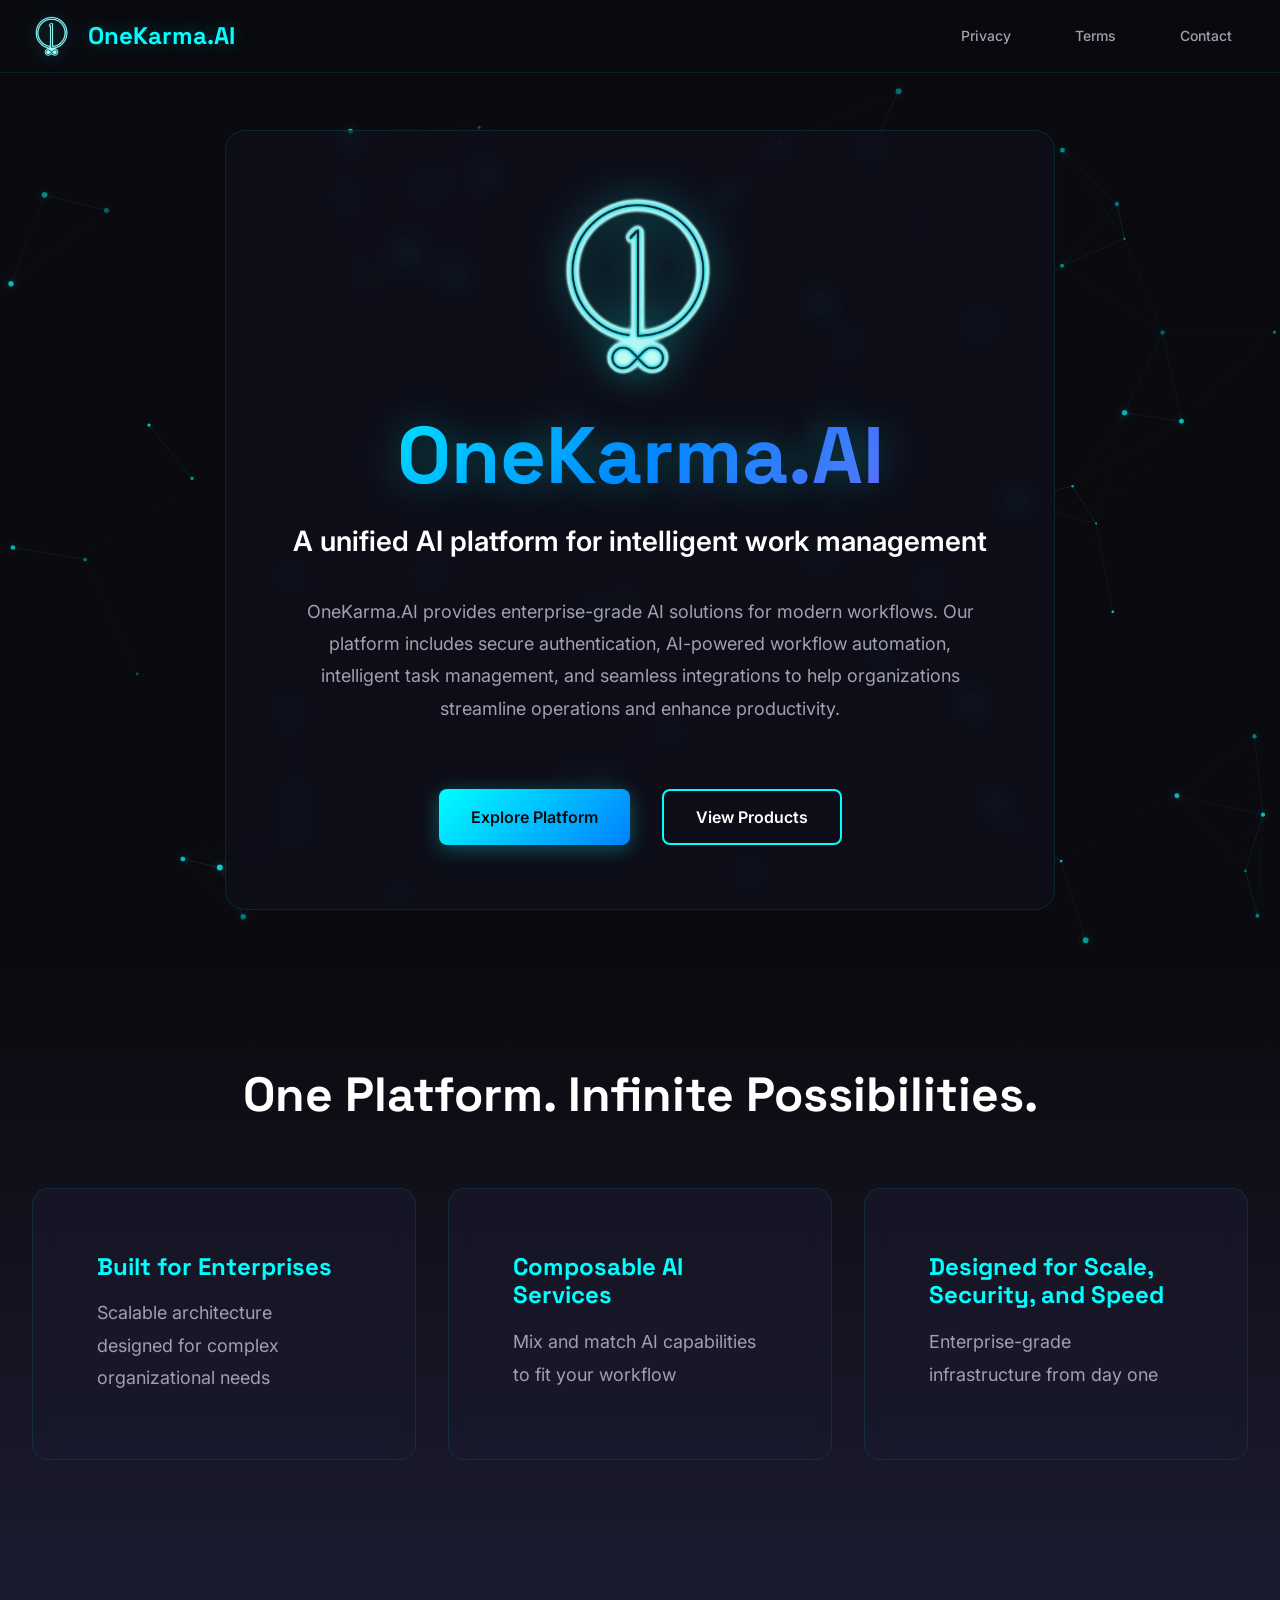
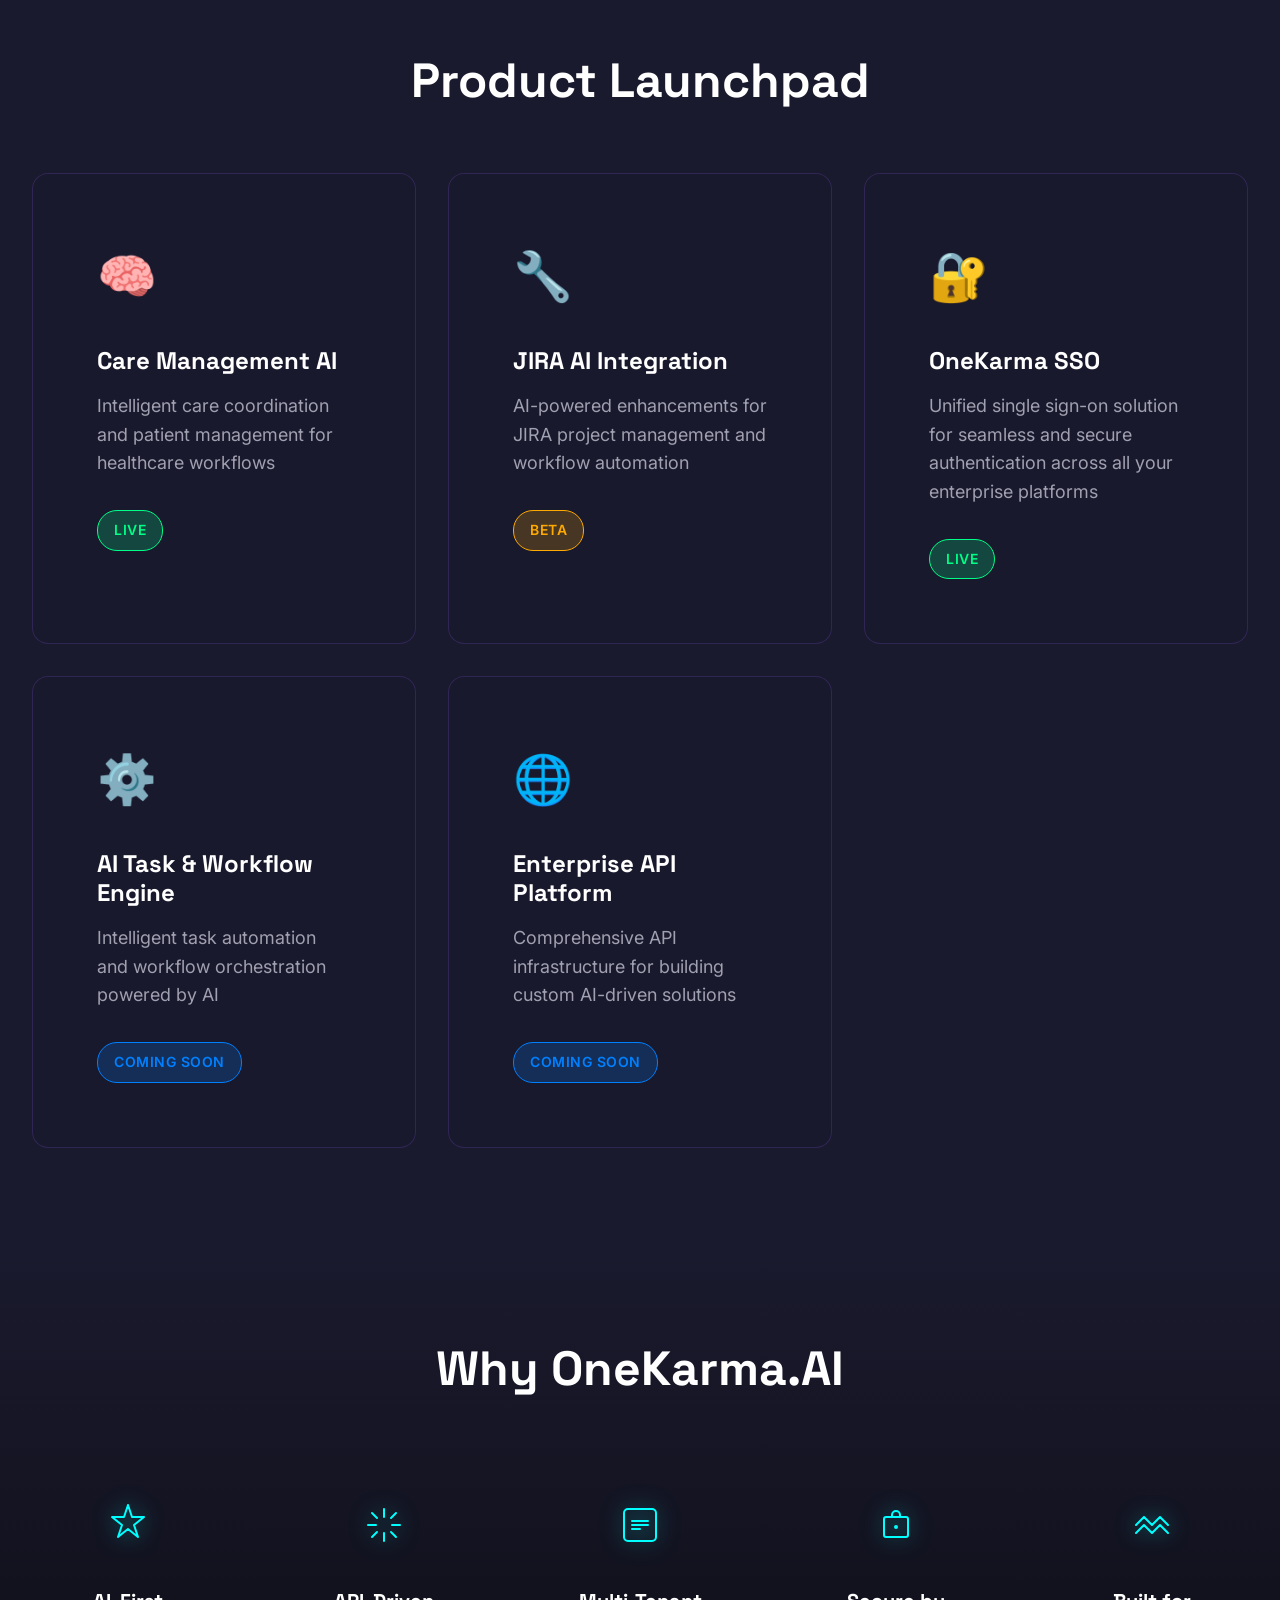
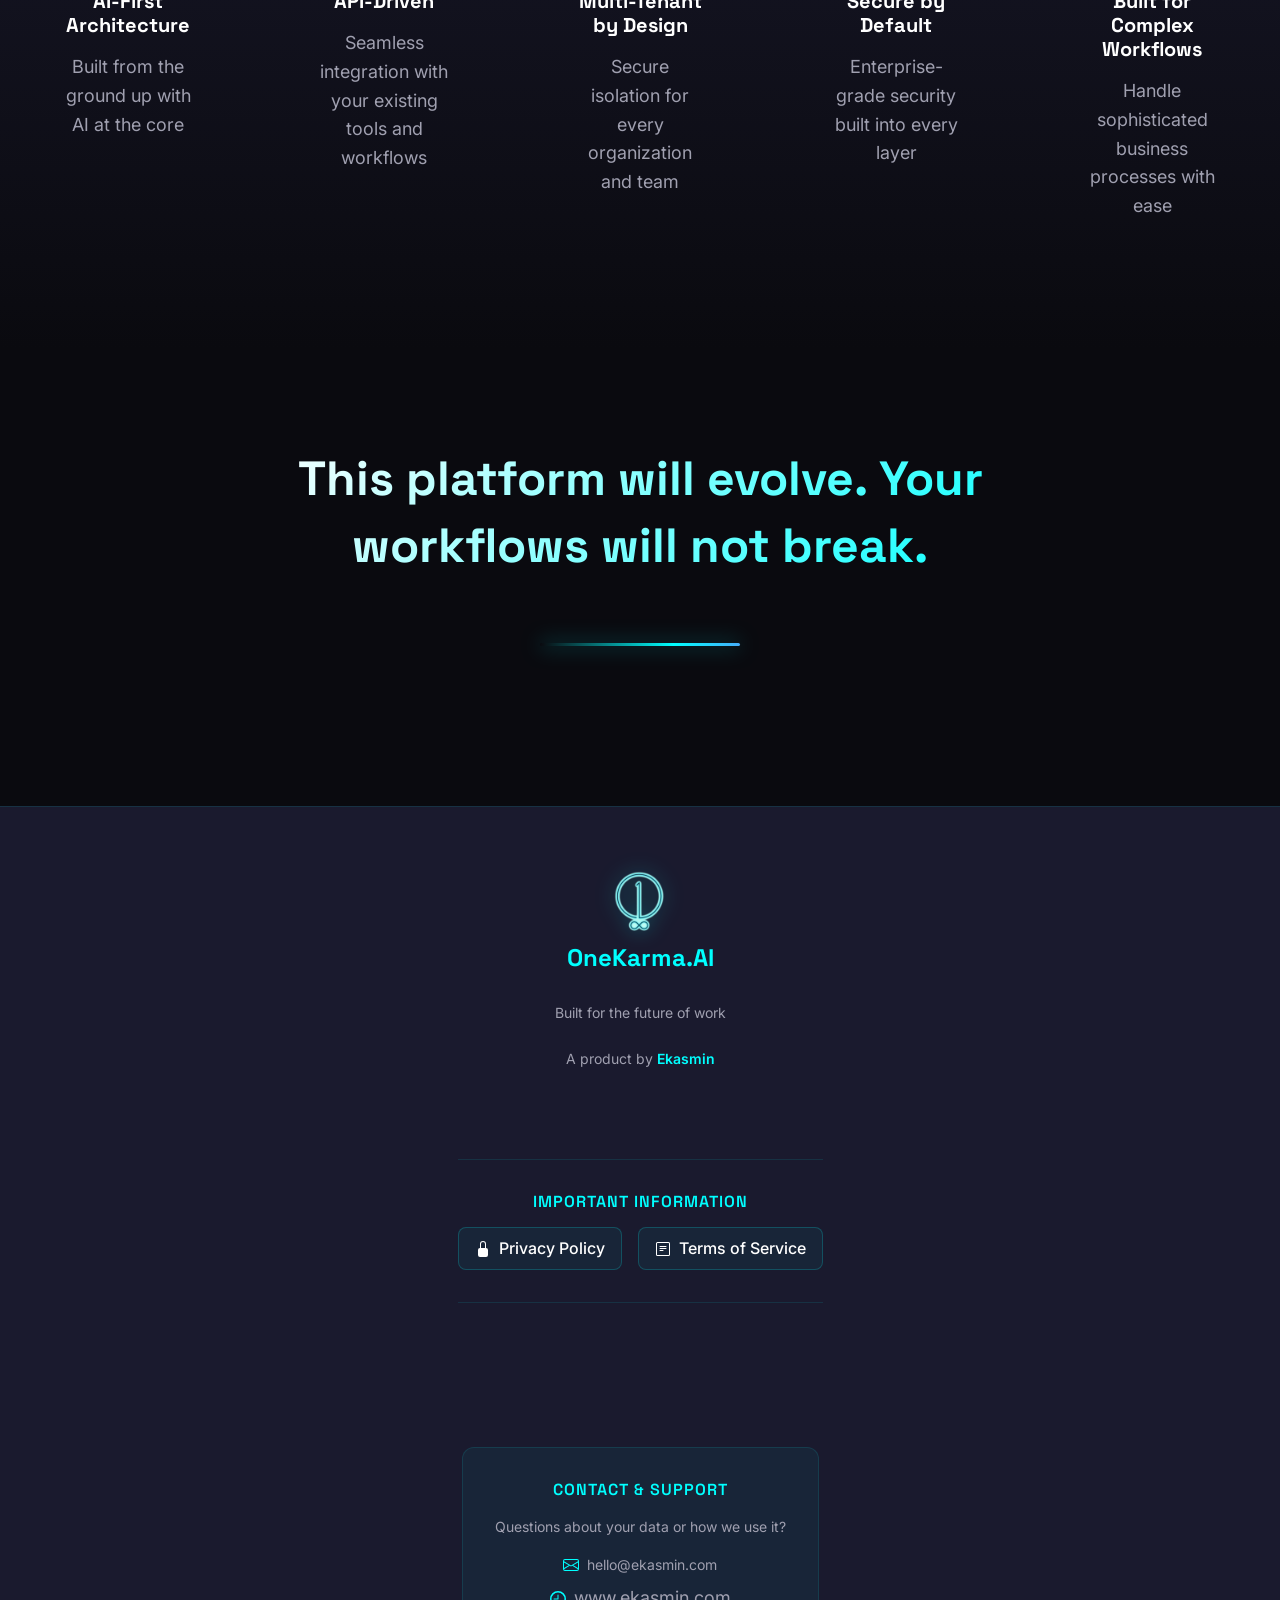
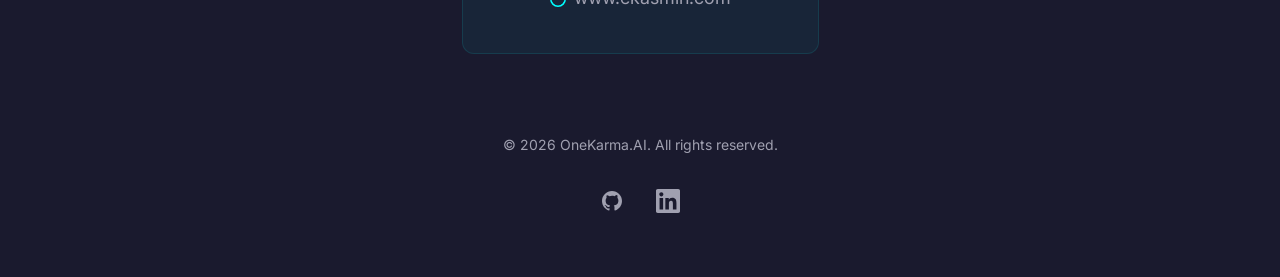
<file: index.html>
<!DOCTYPE html>
<html lang="en">
<head>
  <meta charset="UTF-8">
  <meta name="viewport" content="width=device-width, initial-scale=1.0">
  <meta name="description" content="OneKarma.AI - A unified AI platform for intelligent work management. Enterprise-grade AI solutions for modern workflows. By Ekasmin.">
  <meta name="application-name" content="OneKarma.AI">
  <meta property="og:title" content="OneKarma.AI - Unified AI Platform for Intelligent Work Management">
  <meta property="og:description" content="OneKarma.AI provides enterprise-grade AI solutions including secure authentication, AI-powered workflow automation, and intelligent task management.">
  <meta property="og:site_name" content="OneKarma.AI">
  <meta name="apple-mobile-web-app-title" content="OneKarma.AI">
  <title>OneKarma.AI - Unified AI Platform for Intelligent Work Management</title>
  
  <!-- Favicons - OneKarma Logo -->
  <link rel="icon" type="image/x-icon" href="images/favicon/favicon.ico">
  <link rel="icon" type="image/png" sizes="16x16" href="images/favicon/favicon-16x16.png">
  <link rel="icon" type="image/png" sizes="32x32" href="images/favicon/favicon-32x32.png">
  <link rel="apple-touch-icon" sizes="180x180" href="images/favicon/apple-touch-icon.png">
  <link rel="icon" type="image/png" sizes="192x192" href="images/favicon/android-chrome-192x192.png">
  <link rel="icon" type="image/png" sizes="512x512" href="images/favicon/android-chrome-512x512.png">
  <link rel="manifest" href="images/favicon/site.webmanifest">
  
  <!-- Stylesheets -->
  <link rel="stylesheet" href="css/style.css">
  <link rel="preconnect" href="https://fonts.googleapis.com">
  <link rel="preconnect" href="https://fonts.gstatic.com" crossorigin>
  <link href="https://fonts.googleapis.com/css2?family=Inter:wght@300;400;600;700&family=Space+Grotesk:wght@400;600;700&display=swap" rel="stylesheet">
  
  <!-- Structured Data for Google -->
  <script type="application/ld+json">
  {
    "@context": "https://schema.org",
    "@type": "SoftwareApplication",
    "name": "OneKarma.AI",
    "applicationCategory": "BusinessApplication",
    "operatingSystem": "Web",
    "description": "OneKarma.AI is a unified AI platform for intelligent work management, providing enterprise-grade solutions including secure authentication, AI-powered workflow automation, and intelligent task management.",
    "offers": {
      "@type": "Offer",
      "price": "0",
      "priceCurrency": "USD"
    },
    "provider": {
      "@type": "Organization",
      "name": "Ekasmin",
      "url": "https://www.ekasmin.com"
    },
    "url": "https://vinodkotiya.github.io/OneKarma/",
    "author": {
      "@type": "Organization",
      "name": "OneKarma.AI"
    }
  }
  </script>
</head>
<body>
  
  <!-- Top Navigation Bar -->
  <header class="top-header" role="banner">
    <div class="container">
      <div class="header-content">
        <div class="header-logo">
          <img src="images/logo.png" alt="OneKarma.AI Logo" class="header-logo-image">
          <span class="header-app-name">OneKarma.AI</span>
        </div>
        <nav class="header-nav">
          <a href="privacy-policy.html" class="header-link">Privacy</a>
          <a href="terms-of-service.html" class="header-link">Terms</a>
          <a href="mailto:hello@ekasmin.com" class="header-link">Contact</a>
        </nav>
      </div>
    </div>
  </header>
  
  <!-- Hero Section -->
  <section id="hero" class="hero-section" role="banner">
    <canvas id="neural-canvas" class="hero-background" aria-hidden="true"></canvas>
    <div class="hero-content">
      <div class="hero-logo">
        <img src="images/logo.png" alt="OneKarma.AI Logo" class="logo-image">
      </div>
      <h1 class="hero-title">OneKarma.AI</h1>
      <p class="hero-subtitle">A unified AI platform for intelligent work management</p>
      <p class="hero-description">OneKarma.AI provides enterprise-grade AI solutions for modern workflows. Our platform includes secure authentication, AI-powered workflow automation, intelligent task management, and seamless integrations to help organizations streamline operations and enhance productivity.</p>
      <div class="hero-cta">
        <button class="btn-primary" data-scroll-to="platform-vision" aria-label="Explore Platform">Explore Platform</button>
        <button class="btn-secondary" data-scroll-to="products" aria-label="View Products">View Products</button>
      </div>
    </div>
  </section>

  <!-- Platform Vision Section -->
  <section id="platform-vision" class="platform-vision-section" aria-labelledby="platform-heading">
    <div class="container">
      <h2 id="platform-heading" class="section-title fade-in">One Platform. Infinite Possibilities.</h2>
      <div class="vision-cards">
        <article class="vision-card fade-in">
          <h3>Built for Enterprises</h3>
          <p>Scalable architecture designed for complex organizational needs</p>
        </article>
        <article class="vision-card fade-in">
          <h3>Composable AI Services</h3>
          <p>Mix and match AI capabilities to fit your workflow</p>
        </article>
        <article class="vision-card fade-in">
          <h3>Designed for Scale, Security, and Speed</h3>
          <p>Enterprise-grade infrastructure from day one</p>
        </article>
      </div>
    </div>
  </section>

  <!-- Products Section -->
  <section id="products" class="products-section" aria-labelledby="products-heading">
    <div class="container">
      <h2 id="products-heading" class="section-title fade-in">Product Launchpad</h2>
      <div class="products-grid" id="products-grid">
        <!-- Product cards will be dynamically generated by JavaScript -->
      </div>
    </div>
  </section>

  <!-- Why OneKarma Section -->
  <section id="why-onekarma" class="why-section" aria-labelledby="why-heading">
    <div class="container">
      <h2 id="why-heading" class="section-title fade-in">Why OneKarma.AI</h2>
      <div class="features-grid">
        <article class="feature-block fade-in">
          <div class="feature-icon" aria-hidden="true">
            <svg width="48" height="48" viewBox="0 0 48 48" fill="none" xmlns="http://www.w3.org/2000/svg">
              <path d="M24 4L28 16H40L30 24L34 36L24 28L14 36L18 24L8 16H20L24 4Z" stroke="currentColor" stroke-width="2" stroke-linecap="round" stroke-linejoin="round"/>
            </svg>
          </div>
          <h3>AI-First Architecture</h3>
          <p>Built from the ground up with AI at the core</p>
        </article>
        <article class="feature-block fade-in">
          <div class="feature-icon" aria-hidden="true">
            <svg width="48" height="48" viewBox="0 0 48 48" fill="none" xmlns="http://www.w3.org/2000/svg">
              <path d="M8 24H16M32 24H40M24 8V16M24 32V40M12 12L17 17M31 31L36 36M36 12L31 17M17 31L12 36" stroke="currentColor" stroke-width="2" stroke-linecap="round"/>
            </svg>
          </div>
          <h3>API-Driven</h3>
          <p>Seamless integration with your existing tools and workflows</p>
        </article>
        <article class="feature-block fade-in">
          <div class="feature-icon" aria-hidden="true">
            <svg width="48" height="48" viewBox="0 0 48 48" fill="none" xmlns="http://www.w3.org/2000/svg">
              <rect x="8" y="8" width="32" height="32" rx="4" stroke="currentColor" stroke-width="2"/>
              <path d="M16 20H32M16 24H32M16 28H24" stroke="currentColor" stroke-width="2" stroke-linecap="round"/>
            </svg>
          </div>
          <h3>Multi-Tenant by Design</h3>
          <p>Secure isolation for every organization and team</p>
        </article>
        <article class="feature-block fade-in">
          <div class="feature-icon" aria-hidden="true">
            <svg width="48" height="48" viewBox="0 0 48 48" fill="none" xmlns="http://www.w3.org/2000/svg">
              <rect x="12" y="16" width="24" height="20" rx="2" stroke="currentColor" stroke-width="2"/>
              <path d="M20 16V14C20 11.7909 21.7909 10 24 10C26.2091 10 28 11.7909 28 14V16" stroke="currentColor" stroke-width="2"/>
              <circle cx="24" cy="26" r="2" fill="currentColor"/>
            </svg>
          </div>
          <h3>Secure by Default</h3>
          <p>Enterprise-grade security built into every layer</p>
        </article>
        <article class="feature-block fade-in">
          <div class="feature-icon" aria-hidden="true">
            <svg width="48" height="48" viewBox="0 0 48 48" fill="none" xmlns="http://www.w3.org/2000/svg">
              <path d="M8 24L16 16L24 24L32 16L40 24" stroke="currentColor" stroke-width="2" stroke-linecap="round" stroke-linejoin="round"/>
              <path d="M8 32L16 24L24 32L32 24L40 32" stroke="currentColor" stroke-width="2" stroke-linecap="round" stroke-linejoin="round"/>
            </svg>
          </div>
          <h3>Built for Complex Workflows</h3>
          <p>Handle sophisticated business processes with ease</p>
        </article>
      </div>
    </div>
  </section>

  <!-- Future-Ready Section -->
  <section id="future-ready" class="future-section" aria-labelledby="future-heading">
    <div class="container">
      <h2 id="future-heading" class="future-statement fade-in">This platform will evolve. Your workflows will not break.</h2>
      <div class="animated-divider" aria-hidden="true"></div>
    </div>
  </section>

  <!-- Footer -->
  <footer class="footer" role="contentinfo">
    <div class="container">
      <div class="footer-logo-section">
        <img src="images/logo.png" alt="OneKarma.AI Logo" class="footer-logo-image">
        <div class="footer-logo">OneKarma.AI</div>
      </div>
      <p class="footer-tagline">Built for the future of work</p>
      <p class="footer-company">
        A product by <a href="https://www.ekasmin.com" target="_blank" rel="noopener noreferrer" class="footer-company-link">Ekasmin</a>
      </p>
      
      <!-- Required Legal Links -->
      <div class="footer-required-links">
        <h3 class="footer-section-title">Important Information</h3>
        <div class="footer-legal-links">
          <a href="privacy-policy.html" class="footer-legal-link">
            <svg width="16" height="16" viewBox="0 0 16 16" fill="currentColor" xmlns="http://www.w3.org/2000/svg">
              <path d="M8 1a2 2 0 0 1 2 2v4H6V3a2 2 0 0 1 2-2zm3 6V3a3 3 0 0 0-6 0v4a2 2 0 0 0-2 2v5a2 2 0 0 0 2 2h6a2 2 0 0 0 2-2V9a2 2 0 0 0-2-2z"/>
            </svg>
            Privacy Policy
          </a>
          <a href="terms-of-service.html" class="footer-legal-link">
            <svg width="16" height="16" viewBox="0 0 16 16" fill="currentColor" xmlns="http://www.w3.org/2000/svg">
              <path d="M2.5 1A1.5 1.5 0 0 0 1 2.5v11A1.5 1.5 0 0 0 2.5 15h11a1.5 1.5 0 0 0 1.5-1.5v-11A1.5 1.5 0 0 0 13.5 1h-11zM2 2.5a.5.5 0 0 1 .5-.5h11a.5.5 0 0 1 .5.5v11a.5.5 0 0 1-.5.5h-11a.5.5 0 0 1-.5-.5v-11z"/>
              <path d="M4.5 5.5A.5.5 0 0 1 5 5h6a.5.5 0 0 1 0 1H5a.5.5 0 0 1-.5-.5zM5 7a.5.5 0 0 0 0 1h6a.5.5 0 0 0 0-1H5zm0 2a.5.5 0 0 0 0 1h3a.5.5 0 0 0 0-1H5z"/>
            </svg>
            Terms of Service
          </a>
        </div>
      </div>
      
      <!-- Contact/Support -->
      <div class="footer-contact-section">
        <h3 class="footer-section-title">Contact & Support</h3>
        <p class="footer-contact-text">Questions about your data or how we use it?</p>
        <p class="footer-contact">
          <svg width="16" height="16" viewBox="0 0 16 16" fill="currentColor" xmlns="http://www.w3.org/2000/svg">
            <path d="M0 4a2 2 0 0 1 2-2h12a2 2 0 0 1 2 2v8a2 2 0 0 1-2 2H2a2 2 0 0 1-2-2V4zm2-1a1 1 0 0 0-1 1v.217l7 4.2 7-4.2V4a1 1 0 0 0-1-1H2zm13 2.383-4.758 2.855L15 11.114v-5.73zm-.034 6.878L9.271 8.82 8 9.583 6.728 8.82l-5.694 3.44A1 1 0 0 0 2 13h12a1 1 0 0 0 .966-.739zM1 11.114l4.758-2.876L1 5.383v5.73z"/>
          </svg>
          <a href="mailto:hello@ekasmin.com" class="footer-email">hello@ekasmin.com</a>
        </p>
        <p class="footer-website">
          <svg width="16" height="16" viewBox="0 0 16 16" fill="currentColor" xmlns="http://www.w3.org/2000/svg">
            <path d="M8 0a8 8 0 1 0 0 16A8 8 0 0 0 8 0zM1.5 8a6.5 6.5 0 1 1 13 0 6.5 6.5 0 0 1-13 0z"/>
            <path d="M8 3.5a.5.5 0 0 1 .5.5v4a.5.5 0 0 1-.5.5H4a.5.5 0 0 1 0-1h3.5V4a.5.5 0 0 1 .5-.5z"/>
          </svg>
          <a href="https://www.ekasmin.com" target="_blank" rel="noopener noreferrer" class="footer-website-link">www.ekasmin.com</a>
        </p>
      </div>
      
      <p class="footer-copyright">&copy; <span id="year"></span> OneKarma.AI. All rights reserved.</p>
      
      <div class="footer-links">
        <a href="https://github.com" aria-label="GitHub" target="_blank" rel="noopener noreferrer">
          <svg width="24" height="24" viewBox="0 0 24 24" fill="currentColor" xmlns="http://www.w3.org/2000/svg">
            <path d="M12 2C6.477 2 2 6.477 2 12c0 4.42 2.865 8.17 6.839 9.49.5.092.682-.217.682-.482 0-.237-.008-.866-.013-1.7-2.782.603-3.369-1.34-3.369-1.34-.454-1.156-1.11-1.463-1.11-1.463-.908-.62.069-.608.069-.608 1.003.07 1.531 1.03 1.531 1.03.892 1.529 2.341 1.087 2.91.831.092-.646.35-1.086.636-1.336-2.22-.253-4.555-1.11-4.555-4.943 0-1.091.39-1.984 1.029-2.683-.103-.253-.446-1.27.098-2.647 0 0 .84-.269 2.75 1.025A9.578 9.578 0 0112 6.836c.85.004 1.705.114 2.504.336 1.909-1.294 2.747-1.025 2.747-1.025.546 1.377.203 2.394.1 2.647.64.699 1.028 1.592 1.028 2.683 0 3.842-2.339 4.687-4.566 4.935.359.309.678.919.678 1.852 0 1.336-.012 2.415-.012 2.743 0 .267.18.578.688.48C19.138 20.167 22 16.418 22 12c0-5.523-4.477-10-10-10z"/>
          </svg>
        </a>
        <a href="https://linkedin.com" aria-label="LinkedIn" target="_blank" rel="noopener noreferrer">
          <svg width="24" height="24" viewBox="0 0 24 24" fill="currentColor" xmlns="http://www.w3.org/2000/svg">
            <path d="M20.447 20.452h-3.554v-5.569c0-1.328-.027-3.037-1.852-3.037-1.853 0-2.136 1.445-2.136 2.939v5.667H9.351V9h3.414v1.561h.046c.477-.9 1.637-1.85 3.37-1.85 3.601 0 4.267 2.37 4.267 5.455v6.286zM5.337 7.433c-1.144 0-2.063-.926-2.063-2.065 0-1.138.92-2.063 2.063-2.063 1.14 0 2.064.925 2.064 2.063 0 1.139-.925 2.065-2.064 2.065zm1.782 13.019H3.555V9h3.564v11.452zM22.225 0H1.771C.792 0 0 .774 0 1.729v20.542C0 23.227.792 24 1.771 24h20.451C23.2 24 24 23.227 24 22.271V1.729C24 .774 23.2 0 22.222 0h.003z"/>
          </svg>
        </a>
      </div>
    </div>
  </footer>

  <!-- JavaScript -->
  <script defer src="js/main.js"></script>
</body>
</html>
</file>
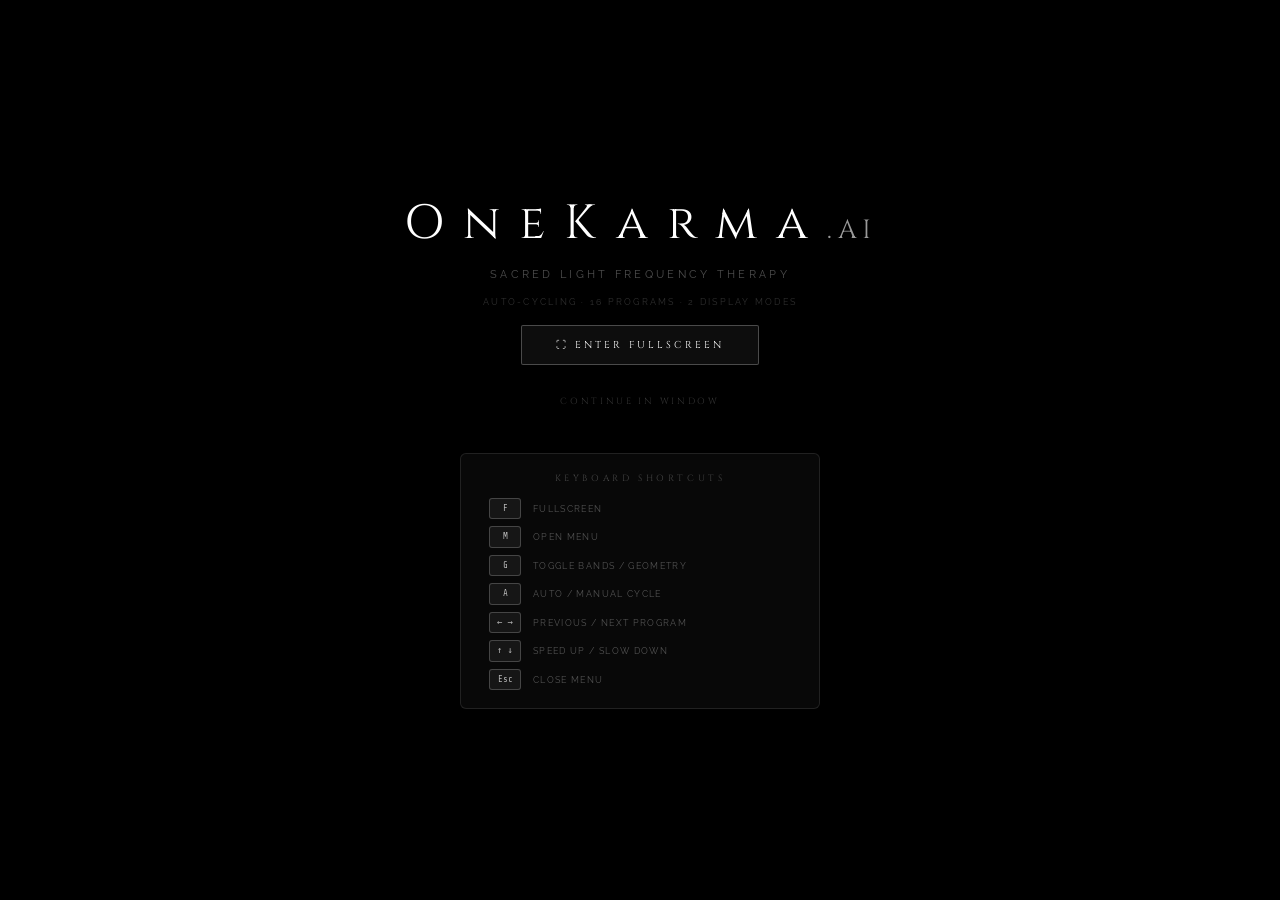
<file: light.html>
<!DOCTYPE html>
<html lang="en">
<head>
<meta charset="UTF-8">
<meta name="viewport" content="width=device-width, initial-scale=1.0">
<title>OneKarma.AI — Light Therapy</title>
<style>
@import url('https://fonts.googleapis.com/css2?family=Share+Tech+Mono&family=Cinzel:wght@300;400&family=Raleway:wght@100;200;300&display=swap');
*{margin:0;padding:0;box-sizing:border-box}
html,body{width:100%;height:100%;overflow:hidden;background:#000;font-family:'Raleway',sans-serif}
canvas{position:fixed;inset:0;width:100%;height:100%;display:block}

/* ── AUTO-CYCLE TIMER BAR ── */
#timer-bar{
  position:fixed;top:0;left:0;height:3px;width:0%;
  background:rgba(255,255,255,0.35);z-index:30;
  transition:none;box-shadow:0 0 8px rgba(255,255,255,0.4)
}
#timer-bar.paused{ opacity:0.3 }

/* ── HUD ── */
#prog-label{
  position:fixed;top:18px;left:50%;transform:translateX(-50%);
  font-family:'Cinzel',serif;font-weight:300;
  font-size:clamp(11px,1.8vw,20px);letter-spacing:.4em;
  color:rgba(255,255,255,0);text-transform:uppercase;
  transition:color 2s ease;pointer-events:none;white-space:nowrap;z-index:20;
  text-shadow:0 0 30px rgba(255,255,255,.5)
}
#prog-label.show{color:rgba(255,255,255,.85)}
#prog-tag-el{
  position:fixed;top:calc(18px + clamp(11px,1.8vw,20px) + 6px);
  left:50%;transform:translateX(-50%);
  font-size:clamp(7px,.85vw,10px);letter-spacing:.4em;
  color:rgba(255,255,255,0);text-transform:uppercase;
  transition:color 2s ease .15s;pointer-events:none;white-space:nowrap;z-index:20
}
#prog-tag-el.show{color:rgba(255,255,255,.35)}
#affirmation{
  position:fixed;bottom:44px;left:50%;transform:translateX(-50%);
  font-family:'Cinzel',serif;font-weight:300;
  font-size:clamp(9px,1.2vw,14px);letter-spacing:.35em;
  color:rgba(255,255,255,.6);text-transform:uppercase;
  white-space:nowrap;pointer-events:none;z-index:20;
  transition:opacity 2s ease;text-shadow:0 0 20px rgba(255,255,255,.3)
}

/* ── SPEED HUD ── */
#spd-hud{
  position:fixed;top:20px;left:20px;z-index:20;
  font-family:'Cinzel',serif;font-size:9px;letter-spacing:.3em;
  color:rgba(255,255,255,.0);text-transform:uppercase;
  transition:color .4s;pointer-events:none
}
#spd-hud.show{color:rgba(255,255,255,.4)}
#logo-mark{
  position:fixed;bottom:20px;left:50%;transform:translateX(-50%);
  font-family:'Cinzel',serif;font-size:clamp(8px,.9vw,10px);letter-spacing:.45em;
  color:rgba(255,255,255,.12);text-transform:uppercase;pointer-events:none;z-index:15;
  white-space:nowrap
}

/* ── AUTO BADGE ── */
#auto-badge{
  position:fixed;bottom:20px;left:20px;z-index:30;
  font-family:'Cinzel',serif;font-size:9px;letter-spacing:.3em;
  color:rgba(255,255,255,.35);text-transform:uppercase;
  display:flex;align-items:center;gap:8px;cursor:pointer;
  transition:color .3s
}
#auto-badge:hover{color:rgba(255,255,255,.7)}
#auto-dot{
  width:7px;height:7px;border-radius:50%;
  background:rgba(255,255,255,.5);
  animation:pulse-dot 1.4s ease-in-out infinite
}
#auto-dot.off{animation:none;background:rgba(255,255,255,.15)}
@keyframes pulse-dot{0%,100%{transform:scale(1);opacity:.5}50%{transform:scale(1.4);opacity:1}}

/* ── SPEED CONTROL ── */
#speed-ctrl{
  position:fixed;bottom:14px;right:62px;z-index:30;
  display:flex;flex-direction:column;align-items:center;gap:3px
}
.spd-btn{
  width:28px;height:22px;border:1px solid rgba(255,255,255,.18);
  border-radius:4px;background:rgba(0,0,0,.55);
  color:rgba(255,255,255,.5);font-size:11px;cursor:pointer;
  display:flex;align-items:center;justify-content:center;
  backdrop-filter:blur(8px);transition:all .2s;line-height:1
}
.spd-btn:hover{border-color:rgba(255,255,255,.5);color:#fff;background:rgba(255,255,255,.1)}
.spd-btn:active{transform:scale(.92)}
#spd-label{
  font-family:'Cinzel',serif;font-size:8px;letter-spacing:.2em;
  color:rgba(255,255,255,.25);text-transform:uppercase;white-space:nowrap
}

/* ── MODE TOGGLE ── */
#mode-toggle{
  position:fixed;top:20px;right:70px;z-index:30;
  font-family:'Cinzel',serif;font-size:9px;letter-spacing:.25em;
  color:rgba(255,255,255,.3);text-transform:uppercase;
  cursor:pointer;border:1px solid rgba(255,255,255,.12);
  padding:6px 12px;border-radius:20px;backdrop-filter:blur(10px);
  background:rgba(0,0,0,.4);transition:all .3s;white-space:nowrap
}
#mode-toggle:hover{color:rgba(255,255,255,.8);border-color:rgba(255,255,255,.4)}
#mode-toggle.geo{color:rgba(180,140,255,.9);border-color:rgba(180,140,255,.4);
  background:rgba(60,0,100,.4)}

/* ── MENU BTN ── */
#menu-btn{
  position:fixed;top:14px;right:18px;z-index:100;
  width:38px;height:38px;border-radius:50%;
  border:1px solid rgba(255,255,255,.2);background:rgba(0,0,0,.7);
  cursor:pointer;display:flex;flex-direction:column;
  align-items:center;justify-content:center;gap:5px;
  backdrop-filter:blur(10px);transition:all .3s
}
#menu-btn:hover{border-color:rgba(255,255,255,.5);transform:scale(1.1)}
#menu-btn span{display:block;width:14px;height:1px;background:rgba(255,255,255,.7)}

/* ── MENU OVERLAY ── */
#menu{
  position:fixed;inset:0;background:rgba(0,0,0,.96);
  backdrop-filter:blur(24px);z-index:200;
  display:flex;flex-direction:column;align-items:center;
  justify-content:center;gap:0;
  opacity:0;pointer-events:none;transition:opacity .4s;overflow-y:auto;padding:20px 0
}
#menu.open{opacity:1;pointer-events:all}
#menu-top{text-align:center;margin-bottom:20px}
#menu-top h2{font-family:'Cinzel',serif;font-weight:300;
  font-size:clamp(11px,1.6vw,16px);letter-spacing:.5em;
  color:rgba(255,255,255,.4);text-transform:uppercase;margin-bottom:6px}
#menu-top p{font-size:9px;letter-spacing:.3em;color:rgba(255,255,255,.2);text-transform:uppercase}

/* Section tabs */
#section-tabs{display:flex;gap:8px;margin-bottom:18px}
.stab{padding:7px 20px;border:1px solid rgba(255,255,255,.1);border-radius:20px;
  font-family:'Cinzel',serif;font-size:9px;letter-spacing:.25em;text-transform:uppercase;
  color:rgba(255,255,255,.3);cursor:pointer;transition:all .25s;background:transparent}
.stab.active{color:#fff;border-color:rgba(255,255,255,.5);background:rgba(255,255,255,.08)}
.stab.geo-tab.active{color:rgb(200,160,255);border-color:rgba(180,140,255,.5);background:rgba(80,0,140,.3)}

#section-bands,#section-geo{display:none}
#section-bands.visible,#section-geo.visible{display:block}

#pgrid,#ggrid{
  display:grid;grid-template-columns:repeat(4,1fr);
  gap:7px;width:min(800px,92vw);margin:0 auto
}
.pcard{padding:10px 7px;border:1px solid rgba(255,255,255,.08);border-radius:4px;
  cursor:pointer;text-align:center;background:rgba(255,255,255,.02);transition:all .25s}
.pcard:hover,.pcard.on{border-color:rgba(255,255,255,.4);background:rgba(255,255,255,.07)}
.pcard .sw{width:100%;height:5px;border-radius:2px;margin-bottom:6px}
.pcard .pn{font-family:'Cinzel',serif;font-size:clamp(7px,.85vw,9px);
  letter-spacing:.1em;color:rgba(255,255,255,.8);text-transform:uppercase}
.pcard .pt{font-size:7px;color:rgba(255,255,255,.3);margin-top:2px}

.gcard{padding:10px 7px;border:1px solid rgba(120,80,180,.15);border-radius:4px;
  cursor:pointer;text-align:center;background:rgba(60,0,100,.06);transition:all .25s}
.gcard:hover,.gcard.on{border-color:rgba(180,140,255,.4);background:rgba(80,0,140,.15)}
.gcard .dot{width:26px;height:26px;border-radius:50%;margin:0 auto 6px}
.gcard .gn{font-family:'Cinzel',serif;font-size:clamp(7px,.85vw,9px);
  letter-spacing:.1em;color:rgba(200,160,255,.9);text-transform:uppercase}
.gcard .gt{font-size:7px;color:rgba(180,140,255,.35);margin-top:2px}

#close-btn{margin-top:20px;padding:7px 22px;border:1px solid rgba(255,255,255,.15);
  border-radius:2px;font-family:'Cinzel',serif;font-size:9px;letter-spacing:.3em;
  color:rgba(255,255,255,.3);cursor:pointer;text-transform:uppercase;
  transition:all .3s;background:transparent}
#close-btn:hover{color:rgba(255,255,255,.7);border-color:rgba(255,255,255,.4)}

/* ── SPLASH ── */
#splash{position:fixed;inset:0;z-index:300;background:#000;
  display:flex;flex-direction:column;align-items:center;justify-content:center;gap:12px}
#splash h1{font-family:'Cinzel',serif;font-weight:300;
  font-size:clamp(22px,5vw,48px);letter-spacing:.4em;color:#fff}
#splash p{font-size:11px;letter-spacing:.3em;color:rgba(255,255,255,.3);text-transform:uppercase}
#splash .sub{font-size:9px;letter-spacing:.25em;color:rgba(255,255,255,.18);
  text-transform:uppercase;margin-top:4px}
.sbtn{padding:12px 34px;border:1px solid rgba(255,255,255,.25);border-radius:2px;
  font-family:'Cinzel',serif;font-size:10px;letter-spacing:.3em;text-transform:uppercase;
  color:#fff;cursor:pointer;background:rgba(255,255,255,.05);transition:all .3s;margin-top:6px}
.sbtn:hover{background:rgba(255,255,255,.15)}
.sbtn.ghost{background:none;border:none;color:rgba(255,255,255,.2);font-size:9px}

/* ── TRANSITION FLASH ── */
#flash{position:fixed;inset:0;background:#fff;opacity:0;z-index:25;pointer-events:none;transition:opacity .15s}

/* ── KEYBOARD REFERENCE (splash) ── */
#kbd-ref{
  margin-top:22px;padding:18px 28px;
  border:1px solid rgba(255,255,255,.1);border-radius:6px;
  background:rgba(255,255,255,.03);backdrop-filter:blur(10px);
  width:min(360px,88vw)
}
.kbd-title{
  font-family:'Cinzel',serif;font-size:9px;letter-spacing:.4em;
  color:rgba(255,255,255,.25);text-transform:uppercase;
  text-align:center;margin-bottom:14px
}
.kbd-grid{display:flex;flex-direction:column;gap:7px}
.kbd-row{display:flex;align-items:center;gap:12px}
.kbd-row kbd{
  font-family:'Share Tech Mono',monospace;font-size:9px;
  padding:3px 7px;border:1px solid rgba(255,255,255,.2);
  border-radius:3px;background:rgba(255,255,255,.06);
  color:rgba(255,255,255,.7);white-space:nowrap;min-width:32px;
  text-align:center;line-height:1.5
}
.kbd-row span{
  font-size:9px;letter-spacing:.15em;color:rgba(255,255,255,.3);
  text-transform:uppercase
}
</style>
</head>
<body>

<canvas id="c"></canvas>
<div id="timer-bar"></div>
<div id="prog-label"></div>
<div id="prog-tag-el"></div>
<div id="affirmation">I am radiant, whole, and fully alive</div>
<div id="flash"></div>
<div id="spd-hud"></div>
<div id="logo-mark">OneKarma.AI · Light Therapy</div>

<div id="auto-badge" title="Click to pause/resume auto-cycle [A]">
  <div id="auto-dot"></div>
  <span id="auto-text">Auto</span>
</div>

<!-- Speed Control -->
<div id="speed-ctrl" title="Animation speed [↑ ↓]">
  <button class="spd-btn" id="spd-up" title="Faster [↑]">▲</button>
  <span id="spd-label">Speed</span>
  <button class="spd-btn" id="spd-dn" title="Slower [↓]">▼</button>
</div>

<div id="mode-toggle" title="Switch display mode [G]">⬡ Bands</div>
<button id="menu-btn" title="Programs [M]"><span></span><span></span><span></span></button>

<div id="menu">
  <div id="menu-top">
    <h2>OneKarma.AI — Light Therapy</h2>
    <p>Select a program or toggle display mode</p>
  </div>
  <div id="section-tabs">
    <div class="stab active" id="tab-bands">Pyramid Bands</div>
    <div class="stab geo-tab" id="tab-geo">Sacred Geometry</div>
  </div>
  <div id="section-bands" class="visible">
    <div id="pgrid"></div>
  </div>
  <div id="section-geo">
    <div id="ggrid"></div>
  </div>
  <button id="close-btn">Close [Esc]</button>
</div>

<div id="splash">
  <h1>OneKarma<span style="font-size:.55em;opacity:.6;letter-spacing:.2em">.AI</span></h1>
  <p>Sacred Light Frequency Therapy</p>
  <div class="sub">Auto-cycling · 16 Programs · 2 Display Modes</div>
  <button class="sbtn" id="fs-go">⛶ Enter Fullscreen</button>
  <button class="sbtn ghost" id="win-go">Continue in window</button>
  <!-- Keyboard shortcut reference -->
  <div id="kbd-ref">
    <div class="kbd-title">Keyboard Shortcuts</div>
    <div class="kbd-grid">
      <div class="kbd-row"><kbd>F</kbd><span>Fullscreen</span></div>
      <div class="kbd-row"><kbd>M</kbd><span>Open menu</span></div>
      <div class="kbd-row"><kbd>G</kbd><span>Toggle Bands / Geometry</span></div>
      <div class="kbd-row"><kbd>A</kbd><span>Auto / Manual cycle</span></div>
      <div class="kbd-row"><kbd>← →</kbd><span>Previous / Next program</span></div>
      <div class="kbd-row"><kbd>↑ ↓</kbd><span>Speed up / Slow down</span></div>
      <div class="kbd-row"><kbd>Esc</kbd><span>Close menu</span></div>
    </div>
  </div>
</div>

<script>
'use strict';

// ════════════════════════════════════════════════════════
// TEXT POOL for scrolling bands
// ════════════════════════════════════════════════════════
const TEXT_PHRASES = [
  "I AM WHOLE AND RADIANT",
  "EVERY CELL VIBRATES WITH LIGHT",
  "I RELEASE ALL THAT NO LONGER SERVES",
  "MY BODY IS A VESSEL OF PURE ENERGY",
  "I AM ALIGNED WITH THE HIGHEST FREQUENCY",
  "LOVE FLOWS THROUGH EVERY PART OF ME",
  "I AM HEALED I AM WHOLE I AM FREE",
  "GRATITUDE IS MY NATURAL STATE",
  "I ATTRACT ABUNDANCE IN ALL FORMS",
  "MY VIBRATION RISES WITH EVERY BREATH",
  "I AM CONNECTED TO ALL LIFE",
  "TRANSFORMATION FLOWS THROUGH ME NOW",
  "I TRUST THE INTELLIGENCE OF MY BODY",
  "LIGHT FILLS EVERY SHADOW WITHIN ME",
  "I AM THE PEACE I SEEK",
  "MY ENERGY IS UNSTOPPABLE",
  "I RADIATE HEALING TO ALL AROUND ME",
  "DIVINE INTELLIGENCE GUIDES MY PATH",
  "I AM WORTHY OF ALL GOOD THINGS",
  "I BREATHE IN LIGHT I BREATHE OUT LOVE",
];

// ════════════════════════════════════════════════════════
// PROGRAMS — shared between both display modes
// ════════════════════════════════════════════════════════
const PROGRAMS = [
  { id:'peles_fire',  name:"Pele's Fire",          tag:'Detox · Circulation · Energy',
    palette:[{col:'#00E5FF',w:3},{col:'#FF2200',w:1},{col:'#00BCD4',w:2},{col:'#FF4400',w:1},{col:'#00FFEA',w:2},{col:'#001A1F',dark:true,w:1},{col:'#FF1100',w:1},{col:'#007A87',w:1}],
    bg:'#010808', glow:'#FF4400', speed:1.1, geo_spd:1.2, geo_mode:'vortex_fire',
    geo_c:['#FF2200','#FF6600','#FF0044','#FF5500'], geo_bg:[8,1,0],
    aff:["I release what no longer serves","My energy is unstoppable","I transform and rise","I am alive with passion"] },

  { id:'mystic_forest', name:'Mystic Forest',      tag:'Regeneration · Immune · Focus',
    palette:[{col:'#00FF88',w:3},{col:'#FF1493',w:1},{col:'#00CC66',w:2},{col:'#FF4444',w:1},{col:'#66FF99',w:2},{col:'#001A08',dark:true,w:1},{col:'#FF0066',w:1},{col:'#00AA44',w:1}],
    bg:'#000a02', glow:'#00FF88', speed:0.7, geo_spd:0.5, geo_mode:'tree_rings',
    geo_c:['#00FF88','#00CC44','#66FF99','#00FF44'], geo_bg:[0,7,2],
    aff:["I am rooted and strong","Nature heals me deeply","I grow and regenerate","I breathe freely"] },

  { id:'ocean', name:'Ocean',                      tag:'Sleep · Stress · Collagen',
    palette:[{col:'#00E5FF',w:4},{col:'#001A22',dark:true,w:2},{col:'#00BCD4',w:3},{col:'#002233',dark:true,w:1},{col:'#00FFEA',w:2},{col:'#80DEEA',w:2},{col:'#003344',dark:true,w:1},{col:'#B2EBF2',w:1}],
    bg:'#000308', glow:'#00CCFF', speed:0.45, geo_spd:0.38, geo_mode:'deep_wave',
    geo_c:['#0088FF','#00CCFF','#0044CC','#00FFEE'], geo_bg:[0,3,8],
    aff:["I flow with ease and grace","Deep peace fills my being","I rest and restore","I am calm as still water"] },

  { id:'violet_transform', name:'Violet Transformation', tag:'Detox · Emotional · Spirit',
    palette:[{col:'#00E5FF',w:3},{col:'#AA00FF',w:1},{col:'#E0F7FA',w:2},{col:'#CC44FF',w:1},{col:'#00BCD4',w:2},{col:'#8800CC',w:1},{col:'#FF00FF',w:1},{col:'#001A22',dark:true,w:1}],
    bg:'#020008', glow:'#AA00FF', speed:0.65, geo_spd:0.7, geo_mode:'sacred_spiral',
    geo_c:['#8800FF','#CC44FF','#5500AA','#AA00CC'], geo_bg:[2,0,8],
    aff:["I transform with grace","Old patterns dissolve","I am spiritually awakened","My spirit soars freely"] },

  { id:'life_celebration', name:'Life Celebration', tag:'Anti-Aging · Detox · Mood',
    palette:[{col:'#FF2200',w:2},{col:'#00FF66',w:2},{col:'#0055FF',w:2},{col:'#FF4400',w:1},{col:'#00CCFF',w:2},{col:'#FF1100',w:1},{col:'#00FF99',w:2},{col:'#0022CC',w:1}],
    bg:'#010101', glow:'#00FF66', speed:1.2, geo_spd:0.75, geo_mode:'mandala_bloom',
    geo_c:['#FF69B4','#FFD700','#FF4500','#ADFF2F'], geo_bg:[3,1,5],
    aff:["I celebrate my existence","Joy fills every cell","I am grateful for this moment","Life is beautiful"] },

  { id:'golden_light', name:'Golden Light',        tag:'Energy · Mood · Skin',
    palette:[{col:'#FFD700',w:3},{col:'#FF8C00',w:1},{col:'#FFE066',w:2},{col:'#FFA500',w:1},{col:'#FFEE88',w:2},{col:'#FF6600',w:1},{col:'#201000',dark:true,w:1},{col:'#FFD000',w:2}],
    bg:'#060400', glow:'#FFD700', speed:0.55, geo_spd:0.55, geo_mode:'flower_life',
    geo_c:['#FFD700','#FFA500','#FFE066','#FF8C00'], geo_bg:[6,4,0],
    aff:["I radiate golden energy","I am vibrant and alive","Life flows through me freely","I am whole and luminous"] },

  { id:'high_magic', name:'High Magic',            tag:'Alertness · Focus · Balance',
    palette:[{col:'#CC00FF',w:3},{col:'#FF00FF',w:1},{col:'#8800FF',w:2},{col:'#FF44FF',w:1},{col:'#AA00CC',w:2},{col:'#050008',dark:true,w:1},{col:'#DD00DD',w:1},{col:'#6600AA',w:1}],
    bg:'#04000a', glow:'#CC00FF', speed:0.9, geo_spd:0.9, geo_mode:'merkaba_spin',
    geo_c:['#AA00FF','#FF00FF','#7700CC','#FF44FF'], geo_bg:[4,0,9],
    aff:["My mind is crystal clear","I perceive beyond the veil","Clarity and focus are mine","I am fully present"] },

  { id:'passion', name:'Passion',                  tag:'Regeneration · Pain · Lymph',
    palette:[{col:'#FF0000',w:3},{col:'#FF3333',w:2},{col:'#CC0000',w:2},{col:'#FF0066',w:1},{col:'#150000',dark:true,w:1},{col:'#FF2200',w:2},{col:'#990000',w:1},{col:'#FF4444',w:1}],
    bg:'#070000', glow:'#FF0033', speed:1.3, geo_spd:1.0, geo_mode:'pulse_rings',
    geo_c:['#FF0000','#CC0000','#FF3333','#FF0066'], geo_bg:[7,0,0],
    aff:["I am deeply alive","My passion ignites the world","Vitality surges through me","I create with fierce love"] },

  { id:'heart', name:'Heart Light',                tag:'Immune · Mood · Circulation',
    palette:[{col:'#FF4488',w:3},{col:'#FF2266',w:2},{col:'#FF6699',w:2},{col:'#FF0044',w:1},{col:'#FF88AA',w:2},{col:'#0A0003',dark:true,w:1},{col:'#CC0033',w:1},{col:'#FF99BB',w:1}],
    bg:'#070003', glow:'#FF4488', speed:0.7, geo_spd:0.65, geo_mode:'heart_bloom',
    geo_c:['#FF4488','#FF6699','#FF2266','#FF88AA'], geo_bg:[7,0,3],
    aff:["I am loved and I love deeply","My heart is open and free","Compassion flows from within","Love is my natural state"] },

  { id:'dawn', name:'Dawn',                        tag:'Sleep · Mood · Rejuvenation',
    palette:[{col:'#FF9966',w:3},{col:'#FF6633',w:1},{col:'#FFCC88',w:2},{col:'#FF7744',w:1},{col:'#FFB366',w:2},{col:'#FF5500',w:1},{col:'#100500',dark:true,w:1},{col:'#FFE0AA',w:2}],
    bg:'#050200', glow:'#FF9966', speed:0.38, geo_spd:0.35, geo_mode:'sunrise',
    geo_c:['#FF9966','#FFCC88','#FF7744','#FFB366'], geo_bg:[5,2,0],
    aff:["Every day is a new beginning","I welcome the light","I am refreshed and renewed","Joy dawns within me"] },

  { id:'bodymind', name:'Body & Mind',             tag:'Anti-Aging · Coherence',
    palette:[{col:'#FFFFFF',w:2},{col:'#AACCFF',w:3},{col:'#88AAFF',w:2},{col:'#CCDEFF',w:2},{col:'#E8F0FF',w:2},{col:'#050510',dark:true,w:1},{col:'#6688CC',w:1},{col:'#FFFFFF',w:1}],
    bg:'#000005', glow:'#AACCFF', speed:0.4, geo_spd:0.42, geo_mode:'metatron',
    geo_c:['#FFFFFF','#AACCFF','#88AAFF','#CCDEFF'], geo_bg:[0,0,5],
    aff:["Body and mind are one","I am in perfect harmony","Every cell is coherent","I am balanced and whole"] },

  { id:'manifest', name:'Manifestation',           tag:'Balance · Clarity · Inflammation',
    palette:[{col:'#00FFCC',w:3},{col:'#00AA88',w:1},{col:'#00FFAA',w:2},{col:'#007766',w:1},{col:'#66FFDD',w:2},{col:'#000A08',dark:true,w:1},{col:'#009977',w:1},{col:'#33FFCC',w:2}],
    bg:'#000806', glow:'#00FFCC', speed:0.58, geo_spd:0.58, geo_mode:'sri_yantra',
    geo_c:['#00FFCC','#00CCAA','#00FFAA','#66FFDD'], geo_bg:[0,7,5],
    aff:["I create my reality","My intentions manifest now","I deserve all good things","The universe conspires for me"] },

  { id:'lightning', name:'Lightning Dance',        tag:'Energy · Immunity · Stress',
    palette:[{col:'#FFFF00',w:3},{col:'#FFFFFF',w:2},{col:'#FFEE00',w:2},{col:'#FFFF88',w:2},{col:'#CCCC00',w:1},{col:'#050500',dark:true,w:1},{col:'#FFFFAA',w:1},{col:'#888800',w:1}],
    bg:'#020200', glow:'#FFFF44', speed:1.5, geo_spd:1.4, geo_mode:'plasma',
    geo_c:['#FFFF00','#FFFFFF','#FFEE00','#FFFF88'], geo_bg:[1,1,0],
    aff:["I am electric and alive","Power surges through me","I am resilient and strong","My immunity is radiant"] },

  { id:'solar', name:'Solar Flare',               tag:'Regeneration · Calm · Collagen',
    palette:[{col:'#FF6600',w:3},{col:'#FFB300',w:2},{col:'#FF4400',w:2},{col:'#FFCC00',w:2},{col:'#FF8800',w:2},{col:'#100300',dark:true,w:1},{col:'#FF5500',w:1},{col:'#FFD700',w:1}],
    bg:'#060200', glow:'#FF8800', speed:0.8, geo_spd:0.78, geo_mode:'sunburst',
    geo_c:['#FF6600','#FFB300','#FF4400','#FFCC00'], geo_bg:[6,2,0],
    aff:["I am a solar being of light","Warmth heals every cell","I radiate love and power","My light illuminates all"] },

  { id:'rainforest', name:'Rain Forest',           tag:'Detox · Stress · Serotonin',
    palette:[{col:'#44FF66',w:3},{col:'#00CC55',w:2},{col:'#88FF44',w:2},{col:'#00FF88',w:2},{col:'#22CC44',w:1},{col:'#000A02',dark:true,w:1},{col:'#66FF44',w:1},{col:'#00AA33',w:1}],
    bg:'#000a01', glow:'#44FF66', speed:0.6, geo_spd:0.52, geo_mode:'bio_organic',
    geo_c:['#44FF66','#00CC55','#88FF44','#00FF88'], geo_bg:[0,8,1],
    aff:["I am cleansed and renewed","Nature wisdom flows in me","I breathe deeply and freely","I am in harmony"] },

  { id:'mystery', name:'Deep Mystery',             tag:'Regeneration · Circulation · Immune',
    palette:[{col:'#0044FF',w:3},{col:'#0022CC',w:2},{col:'#0066FF',w:2},{col:'#4400AA',w:1},{col:'#0033EE',w:2},{col:'#000008',dark:true,w:1},{col:'#2200FF',w:1},{col:'#001188',w:1}],
    bg:'#000004', glow:'#2200FF', speed:0.52, geo_spd:0.5, geo_mode:'cosmos_deep',
    geo_c:['#0000CC','#0033FF','#4400AA','#0055FF'], geo_bg:[0,0,4],
    aff:["I embrace the unknown","Infinite wisdom guides me","I dive into sacred depth","Mystery reveals its gifts"] },
];

// ════════════════════════════════════════════════════════
// CANVAS
// ════════════════════════════════════════════════════════
const cv  = document.getElementById('c');
const ctx = cv.getContext('2d');
let W, H, CX, CY, R;

function resize(){
  W = cv.width  = window.innerWidth;
  H = cv.height = window.innerHeight;
  CX = W/2; CY = H/2; R = Math.min(W,H)*0.44;
  initBands();
}
window.addEventListener('resize', resize);

// ════════════════════════════════════════════════════════
// STATE
// ════════════════════════════════════════════════════════
let prog       = PROGRAMS[0];
let displayMode= 'bands';     // 'bands' | 'geo'
let autoMode   = true;        // auto-cycle on/off
let autoTimer  = 0;
const AUTO_DUR = 10000;       // 10 seconds per program
let progIdx    = 0;
let t          = 0;
let scrollY    = 0;
let affI       = 0;
let affTimer   = 0;
let lastNow    = 0;
let menuOpen   = false;
let bands      = [];
let bolts      = [];
let speedMult  = 1.0;         // global speed multiplier (0.25 – 4.0)
const SPD_STEPS= [0.25,0.4,0.6,0.8,1.0,1.25,1.6,2.0,2.5,3.0,4.0];
let spdIdx     = 4;           // default = 1.0x

// ════════════════════════════════════════════════════════
// COLOR HELPERS
// ════════════════════════════════════════════════════════
function hr(h){ return [parseInt(h.slice(1,3),16),parseInt(h.slice(3,5),16),parseInt(h.slice(5,7),16)]; }
function rgba(h,a){ const[r,g,b]=hr(h); return `rgba(${r},${g},${b},${a})`; }
function rgb(h){ const[r,g,b]=hr(h); return `rgb(${r},${g},${b})`; }
function lerp(a,b,u){ return a+(b-a)*u; }

// ════════════════════════════════════════════════════════
// ── BAND MODE SETUP ──
// ════════════════════════════════════════════════════════
const BAND_MIN_H=14, BAND_MAX_H=72;

function buildPal(p){
  const arr=[];
  p.palette.forEach(e=>{ for(let i=0;i<e.w;i++) arr.push(e); });
  return arr;
}

function initBands(){
  bands=[];
  const pal=buildPal(prog);
  let y=0, row=0;
  while(y < H + BAND_MAX_H*8){
    const e=pal[row%pal.length];
    const topFrac=Math.min(y/H,1);
    const baseH=BAND_MIN_H+(BAND_MAX_H-BAND_MIN_H)*topFrac;
    const h=baseH*(0.65+Math.random()*0.7);
    const spd=(0.4+Math.random()*2.8)*(Math.random()<0.5?1:-1);
    const phrase=TEXT_PHRASES[Math.floor(Math.random()*TEXT_PHRASES.length)];
    const sc=Math.ceil(W/4)+10;
    const ss=new Float32Array(sc);
    for(let i=0;i<sc;i++) ss[i]=Math.random();
    bands.push({y,h,e,spd,textOff:Math.random()*2000,phrase,ss,row});
    y+=h; row++;
  }
}

function drawBand(band, drawY){
  const {h,e,spd,textOff,phrase,ss,row}=band;
  const[r,g,b]=hr(e.col);

  if(e.dark){
    ctx.fillStyle=`rgb(${r},${g},${b})`;
    ctx.fillRect(0,drawY,W,h);
    if(h>10){ ctx.fillStyle=`rgba(${r+20},${g+20},${b+20},0.25)`; ctx.fillRect(0,drawY+h*.45,W,1); }
    return;
  }

  ctx.fillStyle=`rgb(${r},${g},${b})`;
  ctx.fillRect(0,drawY,W,h);

  // shimmer
  const step=4;
  for(let x=0;x<W;x+=step){
    const si=Math.floor(x/step)%ss.length;
    const seed=ss[si];
    const n=Math.sin(seed*12.3+t*3.1+x*.02)*.5+.5;
    const n2=Math.sin(seed*7.7+t*1.8+x*.05)*.5+.5;
    const v=(n*.6+n2*.4);
    const al=v>0.65?(v-0.65)*1.8:-(0.65-v)*1.5;
    ctx.fillStyle=al>0?`rgba(255,255,255,${Math.min(al*.32,.32)})`:`rgba(0,0,0,${Math.min(-al*.42,.42)})`;
    ctx.fillRect(x,drawY,step,h);
  }

  // segment variation
  const sw=40+Math.sin(row*5.3)*18;
  for(let x=0;x<W;x+=sw){
    const sa=Math.sin(x*.03+row+t*.4)*.07;
    ctx.fillStyle=sa>0?`rgba(255,255,255,${sa})`:`rgba(0,0,0,${-sa})`;
    ctx.fillRect(x,drawY,sw*.9,h);
  }

  // scrolling text
  if(h>=16){
    const fs=Math.max(8,Math.min(h*.52,14));
    ctx.font=`${fs}px 'Share Tech Mono',monospace`;
    ctx.textBaseline='middle';
    const ty=drawY+h*.5;
    const ta=0.55*(0.4+Math.sin(t*.5+row)*.12);
    ctx.fillStyle=`rgba(255,255,255,${ta})`;
    const off=(textOff+t*spd*60)%(W+1400);
    const full=`  ${phrase}  ·  ${TEXT_PHRASES[(row+3)%TEXT_PHRASES.length]}  ·  ${phrase}  ·  `;
    ctx.save();
    ctx.beginPath(); ctx.rect(0,drawY,W,h); ctx.clip();
    const tw=ctx.measureText(full).width;
    let tx=-off%tw;
    while(tx<W+tw){ ctx.fillText(full,tx,ty); tx+=tw; }
    ctx.restore();
  }

  // edge lines
  ctx.fillStyle='rgba(255,255,255,0.28)'; ctx.fillRect(0,drawY,W,1);
  ctx.fillStyle='rgba(0,0,0,0.38)';       ctx.fillRect(0,drawY+h-1,W,1);
}

function drawBands(){
  const[br,bg,bb]=hr(prog.bg);
  ctx.fillStyle=`rgb(${br},${bg},${bb})`; ctx.fillRect(0,0,W,H);

  const totalH=bands.reduce((s,b)=>s+b.h,0);
  const base=scrollY%totalH;
  let cumY=-base;
  for(let rep=0;rep<3;rep++){
    for(let i=0;i<bands.length;i++){
      const band=bands[i];
      if(cumY+band.h>-10 && cumY<H+10) drawBand(band,cumY);
      cumY+=band.h;
    }
  }

  // scanlines
  ctx.globalAlpha=0.06; ctx.fillStyle='#000';
  for(let y=0;y<H;y+=2) ctx.fillRect(0,y,W,1);
  ctx.globalAlpha=1;

  // vignette
  const vg=ctx.createRadialGradient(W/2,H/2,H*.18,W/2,H/2,H*.88);
  vg.addColorStop(0,'transparent'); vg.addColorStop(1,'rgba(0,0,0,0.52)');
  ctx.fillStyle=vg; ctx.fillRect(0,0,W,H);

  // edge glow
  const[gr,gg,gb]=hr(prog.glow);
  const eg=0.07+Math.sin(t*.4)*.025;
  const lg=ctx.createLinearGradient(0,0,W*.13,0);
  lg.addColorStop(0,`rgba(${gr},${gg},${gb},${eg})`); lg.addColorStop(1,'transparent');
  ctx.fillStyle=lg; ctx.fillRect(0,0,W,H);
  const rg=ctx.createLinearGradient(W,0,W*.87,0);
  rg.addColorStop(0,`rgba(${gr},${gg},${gb},${eg})`); rg.addColorStop(1,'transparent');
  ctx.fillStyle=rg; ctx.fillRect(0,0,W,H);
}

// ════════════════════════════════════════════════════════
// ── GEO MODE — all sacred geometry animations ──
// ════════════════════════════════════════════════════════

// Use prog.geo_c and prog.geo_bg for geo mode colors
function gc(){ return prog.geo_c; }
function gbg(){ return prog.geo_bg; }

function bloom(x,y,size,alpha){
  ctx.globalCompositeOperation='screen';
  const g=ctx.createRadialGradient(x,y,0,x,y,size);
  g.addColorStop(0,rgba(prog.glow,alpha*2));
  g.addColorStop(.45,rgba(prog.glow,alpha));
  g.addColorStop(1,'transparent');
  ctx.fillStyle=g; ctx.fillRect(0,0,W,H);
}

function trail(){
  ctx.globalCompositeOperation='source-over';
  const[r,g,b]=gbg();
  ctx.fillStyle=`rgba(${r},${g},${b},0.13)`; ctx.fillRect(0,0,W,H);
}

function drawGeoBg(){
  const[r,g,b]=gbg();
  ctx.globalCompositeOperation='source-over';
  ctx.fillStyle=`rgb(${r},${g},${b})`; ctx.fillRect(0,0,W,H);
  const vg=ctx.createRadialGradient(CX,CY,R*.2,CX,CY,R*1.6);
  vg.addColorStop(0,'transparent'); vg.addColorStop(1,'rgba(0,0,0,.5)');
  ctx.fillStyle=vg; ctx.fillRect(0,0,W,H);
}

function photonicCollision(){
  ctx.globalCompositeOperation='screen';
  [[0,H/2],[W,H/2],[W/2,0],[W/2,H]].forEach(([ex,ey],i)=>{
    const gr=ctx.createRadialGradient(ex,ey,0,ex,ey,W*.42);
    gr.addColorStop(0,rgba(prog.glow,.07+Math.sin(t*.5+i)*.02));
    gr.addColorStop(1,'transparent');
    ctx.fillStyle=gr; ctx.fillRect(0,0,W,H);
  });
  bloom(CX,CY,R*.15,.14+Math.sin(t*.7)*.04);
}

// — Flower of Life —
function drawFlowerOfLife(){
  const r=R*.18, positions=[[0,0]];
  for(let i=0;i<6;i++){const a=(i/6)*Math.PI*2;positions.push([Math.cos(a)*r*2,Math.sin(a)*r*2]);}
  for(let i=0;i<6;i++){const a=(i/6)*Math.PI*2,a2=((i+1)/6)*Math.PI*2;positions.push([Math.cos(a)*r*2+Math.cos(a2)*r*2,Math.sin(a)*r*2+Math.sin(a2)*r*2],[Math.cos(a)*r*4,Math.sin(a)*r*4]);}
  ctx.globalCompositeOperation='screen';
  const rot=t*.08;
  positions.forEach(([px,py],i)=>{
    const pulse=1+Math.sin(t*.9+i*.28)*.055;
    const ox=CX+px*Math.cos(rot)-py*Math.sin(rot), oy=CY+px*Math.sin(rot)+py*Math.cos(rot);
    const col=gc()[i%gc().length], a=.28+Math.sin(t*.6+i*.3)*.08;
    ctx.beginPath(); ctx.arc(ox,oy,r*pulse,0,Math.PI*2);
    ctx.strokeStyle=rgba(col,a); ctx.lineWidth=1.5; ctx.stroke();
    const g2=ctx.createRadialGradient(ox,oy,0,ox,oy,r*pulse*.8);
    g2.addColorStop(0,rgba(col,.07)); g2.addColorStop(1,'transparent');
    ctx.fillStyle=g2; ctx.fill();
  });
  for(let ring=1;ring<=7;ring++){
    const rr=R*(ring/7)*(1+Math.sin(t*.3+ring)*.02);
    ctx.beginPath(); ctx.arc(CX,CY,rr,0,Math.PI*2);
    ctx.strokeStyle=rgba(gc()[ring%gc().length],.07+Math.sin(t*.4+ring)*.03);
    ctx.lineWidth=.8; ctx.stroke();
  }
  bloom(CX,CY,R*.5,.18+Math.sin(t*.4)*.04);
}

// — Vortex Fire —
function drawVortexFire(){
  ctx.globalCompositeOperation='screen';
  for(let arm=0;arm<4;arm++){
    const off=(arm/4)*Math.PI*2;
    for(let i=0;i<140;i++){
      const frac=i/140, a=frac*Math.PI*10+off+t*2.5, rr=frac*R;
      const x=CX+Math.cos(a)*rr, y=CY+Math.sin(a)*rr;
      const col=gc()[Math.floor(frac*gc().length)], sz=(1-frac)*9+1;
      ctx.beginPath(); ctx.arc(x,y,sz*(0.7+Math.sin(t*1.2+i*.06)*.3),0,Math.PI*2);
      ctx.fillStyle=rgba(col,(1-frac)*.6); ctx.fill();
    }
  }
  bloom(CX,CY,R*.3,.3+Math.sin(t*1.5)*.1);
}

// — Mandala Bloom —
function drawMandalaBloom(){
  ctx.globalCompositeOperation='screen';
  for(let layer=1;layer<=6;layer++){
    const rr=R*(layer/6), rot=t*(layer%2===0?.15:-.15)+layer*.2;
    for(let p=0;p<12;p++){
      const a=(p/12)*Math.PI*2+rot;
      const px=CX+Math.cos(a)*rr, py=CY+Math.sin(a)*rr;
      const pr=rr*.18+Math.sin(t*.8+p*.5)*rr*.04;
      const col=gc()[(layer+p)%gc().length];
      ctx.beginPath(); ctx.arc(px,py,pr,0,Math.PI*2);
      ctx.strokeStyle=rgba(col,.2+Math.sin(t+p*.3)*.08); ctx.lineWidth=1.2; ctx.stroke();
      ctx.beginPath();
      ctx.moveTo(CX+Math.cos(a)*(rr-pr*1.2),CY+Math.sin(a)*(rr-pr*1.2));
      ctx.lineTo(CX+Math.cos(a)*(rr+pr*1.2),CY+Math.sin(a)*(rr+pr*1.2));
      ctx.strokeStyle=rgba(col,.08); ctx.lineWidth=.8; ctx.stroke();
    }
    ctx.beginPath(); ctx.arc(CX,CY,rr*(1+Math.sin(t*.5+layer)*.015),0,Math.PI*2);
    ctx.strokeStyle=rgba(gc()[layer%gc().length],.07); ctx.lineWidth=.7; ctx.stroke();
  }
  bloom(CX,CY,R*.45,.16);
}

// — Tree Rings —
function drawTreeRings(){
  ctx.globalCompositeOperation='screen';
  for(let i=1;i<=14;i++){
    const rr=R*(i/14)*(1+Math.sin(t*.3+i*.5)*.02);
    ctx.beginPath();
    for(let a=0;a<=Math.PI*2+.01;a+=.04){
      const noise=Math.sin(a*6+t*.4+i)*.012*rr+Math.sin(a*11-t*.3+i*.7)*.007*rr;
      const x=CX+Math.cos(a)*(rr+noise), y=CY+Math.sin(a)*(rr+noise);
      a<.04?ctx.moveTo(x,y):ctx.lineTo(x,y);
    }
    ctx.closePath();
    ctx.strokeStyle=rgba(gc()[i%gc().length],.18+Math.sin(t*.5+i)*.06); ctx.lineWidth=.9; ctx.stroke();
  }
  for(let s=0;s<12;s++){
    const a=(s/12)*Math.PI*2+t*.05;
    ctx.beginPath(); ctx.moveTo(CX,CY); ctx.lineTo(CX+Math.cos(a)*R,CY+Math.sin(a)*R);
    ctx.strokeStyle=rgba(gc()[s%gc().length],.06); ctx.lineWidth=.7; ctx.stroke();
  }
  bloom(CX,CY,R*.4,.12);
}

// — Deep Wave —
function drawDeepWave(){
  ctx.globalCompositeOperation='screen';
  for(let i=0;i<10;i++){
    const frac=i/10, yBase=H*(.15+frac*.72), amp=H*(.04+frac*.03)*(1+Math.sin(t*.3+i)*.15);
    const freq=.006+i*.0012, spd=(.4+i*.05)*(i%2===0?1:-1), col=gc()[i%gc().length];
    ctx.beginPath();
    for(let x=0;x<=W;x+=4){
      const y=yBase+Math.sin(x*freq+t*spd)*amp+Math.sin(x*freq*2.3-t*spd*.7)*amp*.35+Math.sin(x*freq*.5+t*spd*.4)*amp*.2;
      x===0?ctx.moveTo(x,y):ctx.lineTo(x,y);
    }
    ctx.strokeStyle=rgba(col,.2+frac*.08); ctx.lineWidth=1.2+frac*.6; ctx.stroke();
    ctx.lineTo(W,H); ctx.lineTo(0,H); ctx.closePath();
    ctx.fillStyle=rgba(col,.025+frac*.01); ctx.fill();
  }
  const sg=ctx.createRadialGradient(CX,H*.3,0,CX,H*.3,H*.5);
  sg.addColorStop(0,rgba(prog.glow,.12)); sg.addColorStop(1,'transparent');
  ctx.fillStyle=sg; ctx.fillRect(0,0,W,H);
}

// — Merkaba —
function drawMerkabaSpin(){
  ctx.globalCompositeOperation='screen';
  for(let l=1;l<=5;l++){
    const rr=R*(l/5), rot1=t*.4*(l%2===0?1:-1), rot2=rot1+Math.PI;
    const a=.3+Math.sin(t*.5+l)*.08;
    ctx.beginPath();
    for(let v=0;v<3;v++){const ang=rot1+(v/3)*Math.PI*2-Math.PI/2;v===0?ctx.moveTo(CX+Math.cos(ang)*rr,CY+Math.sin(ang)*rr):ctx.lineTo(CX+Math.cos(ang)*rr,CY+Math.sin(ang)*rr);}
    ctx.closePath(); ctx.strokeStyle=rgba(gc()[0],a/l); ctx.lineWidth=1.2; ctx.stroke();
    ctx.beginPath();
    for(let v=0;v<3;v++){const ang=rot2+(v/3)*Math.PI*2-Math.PI/2;v===0?ctx.moveTo(CX+Math.cos(ang)*rr,CY+Math.sin(ang)*rr):ctx.lineTo(CX+Math.cos(ang)*rr,CY+Math.sin(ang)*rr);}
    ctx.closePath(); ctx.strokeStyle=rgba(gc()[1],a/l); ctx.lineWidth=1.2; ctx.stroke();
  }
  for(let r=1;r<=5;r++){
    ctx.beginPath(); ctx.arc(CX,CY,R*(r/5)+Math.sin(t*1.2+r)*4,0,Math.PI*2);
    ctx.strokeStyle=rgba(gc()[r%gc().length],.08+Math.sin(t+r)*.03); ctx.lineWidth=.7; ctx.stroke();
  }
  bloom(CX,CY,R*.35,.3+Math.sin(t*.8)*.1);
}

// — Sacred Spiral —
function drawSacredSpiral(){
  ctx.globalCompositeOperation='screen';
  for(let arm=0;arm<6;arm++){
    const off=(arm/6)*Math.PI*2;
    for(let i=0;i<120;i++){
      const frac=i/120, a=frac*Math.PI*8+off+t*.9, rr=frac*R*(1+Math.sin(t*.4)*.04);
      const x=CX+Math.cos(a)*rr, y=CY+Math.sin(a)*rr, col=gc()[arm%gc().length];
      ctx.beginPath(); ctx.arc(x,y,(1-frac)*7+1.2,0,Math.PI*2);
      ctx.fillStyle=rgba(col,(1-frac)*.55); ctx.fill();
    }
  }
  bloom(CX,CY,R*.3,.2+Math.sin(t*.6)*.06);
}

// — Pulse Rings —
function drawPulseRings(){
  ctx.globalCompositeOperation='screen';
  for(let i=0;i<10;i++){
    const phase=((t*1.8+i*(1/10)*Math.PI*2)%(Math.PI*2));
    const frac=phase/(Math.PI*2), rr=frac*R, a=Math.max(0,(1-frac))*.65;
    ctx.beginPath(); ctx.arc(CX,CY,rr,0,Math.PI*2);
    ctx.strokeStyle=rgba(gc()[i%gc().length],a); ctx.lineWidth=3+frac*2; ctx.stroke();
  }
  const beat=Math.max(0,Math.sin(t*6));
  bloom(CX,CY,R*.25,.5*beat+.1);
}

// — Metatron —
function drawMetatron(){
  ctx.globalCompositeOperation='screen';
  const rr=R*.35, rot=t*.04;
  const ctrs=[[0,0]];
  for(let i=0;i<6;i++){const a=(i/6)*Math.PI*2+rot;ctrs.push([Math.cos(a)*rr,Math.sin(a)*rr]);}
  for(let i=0;i<6;i++){const a=(i/6)*Math.PI*2+rot;ctrs.push([Math.cos(a)*rr*2,Math.sin(a)*rr*2]);}
  ctrs.forEach(([px,py],i)=>{
    ctx.beginPath(); ctx.arc(CX+px,CY+py,rr*(1+Math.sin(t*.7+i*.3)*.03),0,Math.PI*2);
    ctx.strokeStyle=rgba(gc()[i%gc().length],.18+Math.sin(t*.5+i*.25)*.06); ctx.lineWidth=.9; ctx.stroke();
  });
  ctx.globalAlpha=.07;
  for(let i=0;i<ctrs.length;i++) for(let j=i+1;j<ctrs.length;j++){
    ctx.beginPath(); ctx.moveTo(CX+ctrs[i][0],CY+ctrs[i][1]); ctx.lineTo(CX+ctrs[j][0],CY+ctrs[j][1]);
    ctx.strokeStyle=rgb(gc()[0]); ctx.lineWidth=.5; ctx.stroke();
  }
  ctx.globalAlpha=1;
  bloom(CX,CY,R*.4,.15+Math.sin(t*.3)*.04);
}

// — Plasma —
function spawnBolt(){
  const x1=Math.random()*W, x2=CX+(Math.random()-.5)*R;
  bolts.push({x1,y1:0,x2,y2:H,life:1,col:gc()[Math.floor(Math.random()*gc().length)]});
}
function drawPlasma(){
  ctx.globalCompositeOperation='screen';
  if(Math.random()<.08) spawnBolt();
  bolts=bolts.filter(b=>{
    b.life-=.06; if(b.life<=0) return false;
    function bolt(x1,y1,x2,y2,d){
      if(d<=0||Math.abs(x2-x1)+Math.abs(y2-y1)<8){
        ctx.beginPath(); ctx.moveTo(x1,y1); ctx.lineTo(x2,y2);
        ctx.strokeStyle=rgba(b.col,b.life*.8); ctx.lineWidth=d===0?.5:1.5; ctx.stroke(); return;
      }
      const mx=(x1+x2)/2+(Math.random()-.5)*60, my=(y1+y2)/2+(Math.random()-.5)*60;
      bolt(x1,y1,mx,my,d-1); bolt(mx,my,x2,y2,d-1);
    }
    bolt(b.x1,b.y1,b.x2,b.y2,4); return true;
  });
  for(let i=0;i<5;i++){
    const ox=CX+Math.sin(t*1.1+i*1.3)*W*.3, oy=CY+Math.cos(t*.9+i*.8)*H*.3;
    const gg=ctx.createRadialGradient(ox,oy,0,ox,oy,80);
    gg.addColorStop(0,rgba(prog.glow,.15*Math.abs(Math.sin(t*2+i))+.08)); gg.addColorStop(1,'transparent');
    ctx.fillStyle=gg; ctx.fillRect(0,0,W,H);
  }
}

// — Sunrise —
function drawSunrise(){
  ctx.globalCompositeOperation='screen';
  const hy=H*.62, sy=hy+Math.sin(t*.2)*H*.05;
  const sg=ctx.createLinearGradient(0,hy-H*.3,0,hy+H*.1);
  sg.addColorStop(0,'transparent'); sg.addColorStop(.5,rgba(gc()[0],.25)); sg.addColorStop(1,rgba(gc()[1],.35));
  ctx.fillStyle=sg; ctx.fillRect(0,0,W,H);
  bloom(CX,sy,R*.3,.5+Math.sin(t*.4)*.08);
  for(let s=0;s<24;s++){
    const a=(s/24)*Math.PI*2+t*.07, len=R*(.4+Math.sin(t*.5+s*.4)*.15);
    ctx.beginPath(); ctx.moveTo(CX+Math.cos(a)*R*.08,sy+Math.sin(a)*R*.08);
    ctx.lineTo(CX+Math.cos(a)*len,sy+Math.sin(a)*len);
    ctx.strokeStyle=rgba(gc()[s%gc().length],.06+Math.sin(t*.6+s)*.03);
    ctx.lineWidth=2.5+Math.sin(t+s)*1; ctx.stroke();
  }
  for(let r=1;r<=6;r++){
    ctx.beginPath(); ctx.arc(CX,sy,R*(r/6)+Math.sin(t*.4+r)*5,0,Math.PI*2);
    ctx.strokeStyle=rgba(gc()[r%gc().length],.06); ctx.lineWidth=.7; ctx.stroke();
  }
}

// — Sri Yantra —
function drawSriYantra(){
  ctx.globalCompositeOperation='screen';
  function tri(scale,rotOff,col,alpha,up){
    ctx.beginPath();
    for(let v=0;v<3;v++){
      const a=rotOff+(v/3)*Math.PI*2+(up?-Math.PI/2:Math.PI/2);
      const x=CX+Math.cos(a)*R*scale, y=CY+Math.sin(a)*R*scale;
      v===0?ctx.moveTo(x,y):ctx.lineTo(x,y);
    }
    ctx.closePath(); ctx.strokeStyle=rgba(col,alpha); ctx.lineWidth=1.3; ctx.stroke();
  }
  const rot=t*.06;
  [[.28,.34,.40,.46,.52],[.22,.28,.34,.40,.46]].forEach((scales,set)=>{
    scales.forEach((s,i)=>tri(s,rot*(set===0?1:-1),gc()[(set*2+i)%gc().length],.4-.04*i,set===0));
  });
  bloom(CX,CY,R*.08,.8);
  for(let r=1;r<=3;r++){
    ctx.beginPath(); ctx.arc(CX,CY,R*(r/3)+Math.sin(t*.3+r)*3,0,Math.PI*2);
    ctx.strokeStyle=rgba(gc()[r%gc().length],.1); ctx.lineWidth=.8; ctx.stroke();
  }
}

// — Sunburst —
function drawSunburst(){
  ctx.globalCompositeOperation='screen';
  for(let r=0;r<48;r++){
    const a=(r/48)*Math.PI*2+t*.18, len=R*(.5+Math.sin(t*.7+r*.5)*.35), w=(Math.PI/48)*(.4+Math.sin(t*.4+r*.3)*.3);
    ctx.beginPath(); ctx.moveTo(CX,CY); ctx.arc(CX,CY,len,a-w,a+w); ctx.closePath();
    ctx.fillStyle=rgba(gc()[r%gc().length],.035+Math.sin(t*.5+r)*.015); ctx.fill();
  }
  bloom(CX,CY,R*.55,.5+Math.sin(t*.4)*.08);
  bloom(CX,CY,R*.2,1);
}

// — Bio Organic —
function drawBioOrganic(){
  ctx.globalCompositeOperation='screen';
  for(let i=0;i<16;i++){
    const ox=CX+Math.sin(t*.25+i*1.05)*.36*W, oy=CY+Math.cos(t*.22+i*.88)*.36*H;
    const rr=R*(.04+i*.018)*(1+Math.sin(t+i*.4)*.12);
    ctx.beginPath(); ctx.arc(ox,oy,rr,0,Math.PI*2);
    ctx.strokeStyle=rgba(gc()[i%gc().length],.22+Math.sin(t*.6+i)*.08); ctx.lineWidth=1.1; ctx.stroke();
    const gg=ctx.createRadialGradient(ox,oy,0,ox,oy,rr);
    gg.addColorStop(0,rgba(gc()[i%gc().length],.06)); gg.addColorStop(1,'transparent');
    ctx.fillStyle=gg; ctx.fill();
  }
  bloom(CX,CY,R*.35,.1);
}

// — Heart Bloom —
function drawHeartBloom(){
  ctx.globalCompositeOperation='screen';
  const sc=R*.028;
  for(let layer=1;layer<=8;layer++){
    const s=sc*layer*(1+Math.sin(t*1.3)*.04);
    ctx.beginPath();
    for(let a=0;a<=Math.PI*2;a+=.02){
      const ang=a-Math.PI/2;
      const x=CX+s*(16*Math.pow(Math.sin(ang),3));
      const y=CY-s*(13*Math.cos(ang)-5*Math.cos(2*ang)-2*Math.cos(3*ang)-Math.cos(4*ang));
      a<.02?ctx.moveTo(x,y):ctx.lineTo(x,y);
    }
    ctx.closePath();
    ctx.strokeStyle=rgba(gc()[layer%gc().length],.35-.03*layer); ctx.lineWidth=1.5; ctx.stroke();
  }
  bloom(CX,CY,R*.3,.25+Math.sin(t*1.3)*.1);
}

// — Cosmos Deep —
function drawCosmos(){
  ctx.globalCompositeOperation='screen';
  for(let i=0;i<400;i++){
    const px=(Math.sin(i*2.39)*.5+.5)*W, py=(Math.cos(i*1.73)*.5+.5)*H;
    const blink=Math.max(0,.15+Math.sin(t*1.3+i*.4)*.2);
    ctx.beginPath(); ctx.arc(px,py,.8+Math.sin(i)*.5,0,Math.PI*2);
    ctx.fillStyle=rgba(gc()[i%gc().length],blink); ctx.fill();
  }
  for(let c=0;c<5;c++){
    const nx=CX+Math.sin(t*.12+c*1.26)*.4*W, ny=CY+Math.cos(t*.1+c*1.05)*.4*H;
    const gg=ctx.createRadialGradient(nx,ny,0,nx,ny,R*.28);
    gg.addColorStop(0,rgba(gc()[c%gc().length],.1)); gg.addColorStop(1,'transparent');
    ctx.fillStyle=gg; ctx.fillRect(0,0,W,H);
  }
  bloom(CX,CY,R*.55,.4+Math.sin(t*.3)*.08);
  for(let r=1;r<=4;r++){
    ctx.beginPath(); ctx.arc(CX,CY,R*(.08+r*.06)+Math.sin(t*.7+r)*4,0,Math.PI*2);
    ctx.strokeStyle=rgba(gc()[r%gc().length],.2+Math.sin(t+r)*.07); ctx.lineWidth=1; ctx.stroke();
  }
}

function drawGeo(){
  drawGeoBg(); trail();
  switch(prog.geo_mode){
    case 'flower_life':   drawFlowerOfLife();  break;
    case 'vortex_fire':   drawVortexFire();    break;
    case 'mandala_bloom': drawMandalaBloom();  break;
    case 'tree_rings':    drawTreeRings();     break;
    case 'deep_wave':     drawDeepWave();      break;
    case 'merkaba_spin':  drawMerkabaSpin();   break;
    case 'sacred_spiral': drawSacredSpiral();  break;
    case 'pulse_rings':   drawPulseRings();    break;
    case 'metatron':      drawMetatron();      break;
    case 'plasma':        drawPlasma();        break;
    case 'sunrise':       drawSunrise();       break;
    case 'sri_yantra':    drawSriYantra();     break;
    case 'sunburst':      drawSunburst();      break;
    case 'bio_organic':   drawBioOrganic();    break;
    case 'heart_bloom':   drawHeartBloom();    break;
    case 'cosmos_deep':   drawCosmos();        break;
  }
  photonicCollision();
  ctx.globalCompositeOperation='source-over';
}

// ════════════════════════════════════════════════════════
// RENDER LOOP
// ════════════════════════════════════════════════════════
function frame(now){
  requestAnimationFrame(frame);
  const dt=Math.min((now-lastNow)/1000,.05);
  lastNow=now;

  const spd = (displayMode==='geo' ? prog.geo_spd : prog.speed) * speedMult;
  t      += dt * spd;
  scrollY += dt * spd * 18;

  // affirmation
  affTimer+=dt*1000;
  if(affTimer>=9000){
    affTimer=0; affI=(affI+1)%prog.aff.length;
    const el=document.getElementById('affirmation');
    el.style.opacity=0;
    setTimeout(()=>{ el.textContent=prog.aff[affI]; el.style.opacity=1; },1600);
  }

  // auto-cycle
  if(autoMode && !menuOpen){
    autoTimer+=dt*1000;
    const pct=autoTimer/AUTO_DUR;
    document.getElementById('timer-bar').style.width=(pct*100)+'%';
    if(autoTimer>=AUTO_DUR){
      autoTimer=0;
      progIdx=(progIdx+1)%PROGRAMS.length;
      setProgram(PROGRAMS[progIdx], false); // false = don't reset autoMode
    }
  }

  // draw
  if(displayMode==='bands') drawBands();
  else drawGeo();
}

// ════════════════════════════════════════════════════════
// SET PROGRAM
// ════════════════════════════════════════════════════════
function flashTransition(cb){
  const fl=document.getElementById('flash');
  fl.style.transition='opacity .12s';
  fl.style.opacity=0.15;
  setTimeout(()=>{ fl.style.opacity=0; cb(); },120);
}

function setProgram(p, stopAuto=true){
  flashTransition(()=>{
    prog=p; t=0; scrollY=0; affI=0; affTimer=0; bolts=[];
    if(displayMode==='bands') initBands();
    progIdx=PROGRAMS.indexOf(p);

    if(stopAuto){
      autoMode=false; autoTimer=0;
      document.getElementById('timer-bar').style.width='0%';
      document.getElementById('auto-dot').classList.add('off');
      document.getElementById('auto-text').textContent='Manual';
    }

    const pl=document.getElementById('prog-label');
    const pt=document.getElementById('prog-tag-el');
    const af=document.getElementById('affirmation');
    pl.textContent=p.name; pl.classList.remove('show');
    pt.textContent=p.tag;  pt.classList.remove('show');
    af.style.opacity=0;
    setTimeout(()=>{ pl.classList.add('show'); pt.classList.add('show'); },50);
    setTimeout(()=>{ pl.classList.remove('show'); pt.classList.remove('show'); },5000);
    setTimeout(()=>{ af.textContent=p.aff[0]; af.style.opacity=1; },500);

    document.querySelectorAll('.pcard,.gcard').forEach(c=>c.classList.remove('on'));
    document.querySelectorAll(`[data-id="${p.id}"]`).forEach(c=>c.classList.add('on'));
  });
}

// ════════════════════════════════════════════════════════
// SPEED CONTROL
// ════════════════════════════════════════════════════════
let spdHudTimer = null;

function flashSpdHud(){
  const el = document.getElementById('spd-hud');
  const val = SPD_STEPS[spdIdx];
  el.textContent = val===1.0 ? '● Normal Speed' : val<1 ? '▼ '+val+'× Slow' : '▲ '+val+'× Fast';
  el.classList.add('show');
  clearTimeout(spdHudTimer);
  spdHudTimer = setTimeout(()=>el.classList.remove('show'), 2200);
}

function updateSpeedUI(){
  const label = document.getElementById('spd-label');
  const val = SPD_STEPS[spdIdx];
  label.textContent = val===1.0 ? 'Normal' : val<1 ? 'Slow ×'+val : 'Fast ×'+val;
}

function speedUp(){
  if(spdIdx < SPD_STEPS.length-1){ spdIdx++; speedMult=SPD_STEPS[spdIdx]; updateSpeedUI(); flashSpdHud(); }
}
function speedDown(){
  if(spdIdx > 0){ spdIdx--; speedMult=SPD_STEPS[spdIdx]; updateSpeedUI(); flashSpdHud(); }
}

document.getElementById('spd-up').addEventListener('click', speedUp);
document.getElementById('spd-dn').addEventListener('click', speedDown);

// ════════════════════════════════════════════════════════
// AUTO BADGE TOGGLE
// ════════════════════════════════════════════════════════
document.getElementById('auto-badge').addEventListener('click',()=>{
  autoMode=!autoMode; autoTimer=0;
  const dot=document.getElementById('auto-dot');
  const txt=document.getElementById('auto-text');
  const bar=document.getElementById('timer-bar');
  if(autoMode){ dot.classList.remove('off'); txt.textContent='Auto'; bar.classList.remove('paused'); }
  else { dot.classList.add('off'); txt.textContent='Manual'; bar.style.width='0%'; bar.classList.add('paused'); }
});

// ════════════════════════════════════════════════════════
// MODE TOGGLE
// ════════════════════════════════════════════════════════
const modeToggleBtn=document.getElementById('mode-toggle');
modeToggleBtn.addEventListener('click',()=>{
  displayMode = displayMode==='bands' ? 'geo' : 'bands';
  if(displayMode==='bands'){ modeToggleBtn.textContent='⬡ Bands'; modeToggleBtn.classList.remove('geo'); }
  else { modeToggleBtn.textContent='✦ Geometry'; modeToggleBtn.classList.add('geo'); }
  t=0; bolts=[];
  if(displayMode==='bands') initBands();
});

// ════════════════════════════════════════════════════════
// MENU
// ════════════════════════════════════════════════════════
const menuEl=document.getElementById('menu');

// Build band cards
const pgrid=document.getElementById('pgrid');
PROGRAMS.forEach(p=>{
  const c=document.createElement('div');
  c.className='pcard'; c.dataset.id=p.id;
  const sw=p.palette.slice(0,4).filter(e=>!e.dark).map(e=>e.col);
  c.innerHTML=`<div class="sw" style="background:linear-gradient(to right,${sw.join(',')})"></div>
               <div class="pn">${p.name}</div><div class="pt">${p.tag}</div>`;
  c.addEventListener('click',()=>{ setProgram(p); closeMenu(); });
  pgrid.appendChild(c);
});

// Build geo cards
const ggrid=document.getElementById('ggrid');
PROGRAMS.forEach(p=>{
  const c=document.createElement('div');
  c.className='gcard'; c.dataset.id=p.id;
  const grad=`radial-gradient(circle at 40% 40%,${p.geo_c[0]},${p.geo_c[p.geo_c.length-1]})`;
  c.innerHTML=`<div class="dot" style="background:${grad}"></div>
               <div class="gn">${p.name}</div><div class="gt">${p.geo_mode.replace(/_/g,' ')}</div>`;
  c.addEventListener('click',()=>{
    displayMode='geo';
    modeToggleBtn.textContent='✦ Geometry'; modeToggleBtn.classList.add('geo');
    t=0; bolts=[];
    setProgram(p); closeMenu();
  });
  ggrid.appendChild(c);
});

// Mark first active
document.querySelectorAll('[data-id="peles_fire"]').forEach(c=>c.classList.add('on'));

// Tabs
document.getElementById('tab-bands').addEventListener('click',()=>{
  document.getElementById('tab-bands').classList.add('active');
  document.getElementById('tab-geo').classList.remove('active');
  document.getElementById('section-bands').classList.add('visible');
  document.getElementById('section-geo').classList.remove('visible');
});
document.getElementById('tab-geo').addEventListener('click',()=>{
  document.getElementById('tab-geo').classList.add('active');
  document.getElementById('tab-bands').classList.remove('active');
  document.getElementById('section-geo').classList.add('visible');
  document.getElementById('section-bands').classList.remove('visible');
});

function openMenu(){ menuOpen=true; menuEl.classList.add('open'); }
function closeMenu(){ menuOpen=false; menuEl.classList.remove('open'); }
document.getElementById('menu-btn').addEventListener('click', openMenu);
document.getElementById('close-btn').addEventListener('click', closeMenu);
menuEl.addEventListener('click',e=>{ if(e.target===menuEl) closeMenu(); });
document.addEventListener('keydown',e=>{
  if(e.key==='Escape') closeMenu();
  if(e.key==='m'||e.key==='M') menuOpen?closeMenu():openMenu();
  if(e.key==='f'||e.key==='F') document.documentElement.requestFullscreen?.();
  if(e.key==='g'||e.key==='G'){ modeToggleBtn.click(); }
  if(e.key==='a'||e.key==='A') document.getElementById('auto-badge').click();
  if(e.key==='ArrowUp')   { e.preventDefault(); speedUp(); }
  if(e.key==='ArrowDown') { e.preventDefault(); speedDown(); }
  const idx=PROGRAMS.indexOf(prog);
  if(e.key==='ArrowRight'){ progIdx=(idx+1)%PROGRAMS.length; setProgram(PROGRAMS[progIdx]); }
  if(e.key==='ArrowLeft'){  progIdx=(idx-1+PROGRAMS.length)%PROGRAMS.length; setProgram(PROGRAMS[progIdx]); }
});

// ════════════════════════════════════════════════════════
// SPLASH
// ════════════════════════════════════════════════════════
function startExperience(){
  document.getElementById('splash').style.display='none';
  // Start auto-cycle from first program
  autoMode=true; autoTimer=0;
  document.getElementById('auto-dot').classList.remove('off');
  document.getElementById('auto-text').textContent='Auto';
  updateSpeedUI();
  setProgram(PROGRAMS[0], false);
}
document.getElementById('fs-go').addEventListener('click',()=>{
  document.documentElement.requestFullscreen?.().catch(()=>{});
  startExperience();
});
document.getElementById('win-go').addEventListener('click', startExperience);

// ════════════════════════════════════════════════════════
// GO
// ════════════════════════════════════════════════════════
resize();
requestAnimationFrame(frame);
</script>
</body>
</html>
</file>
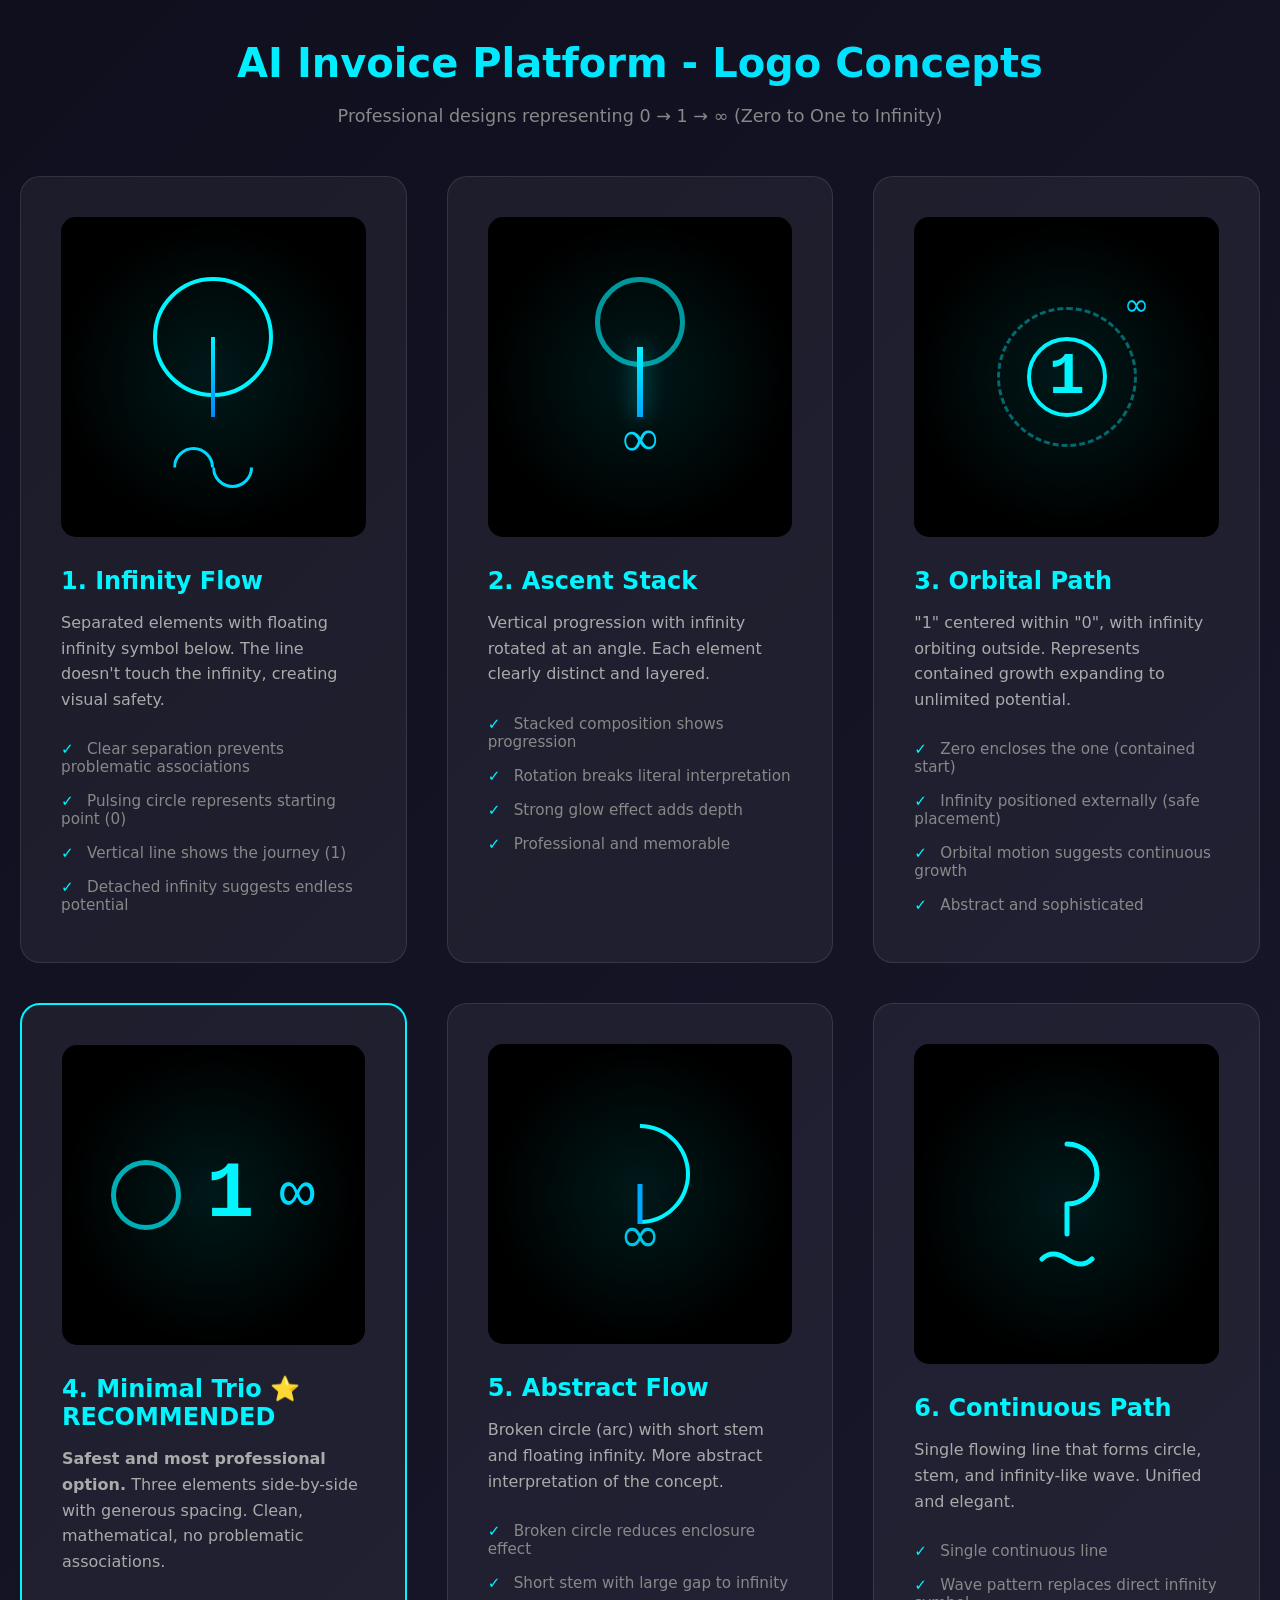
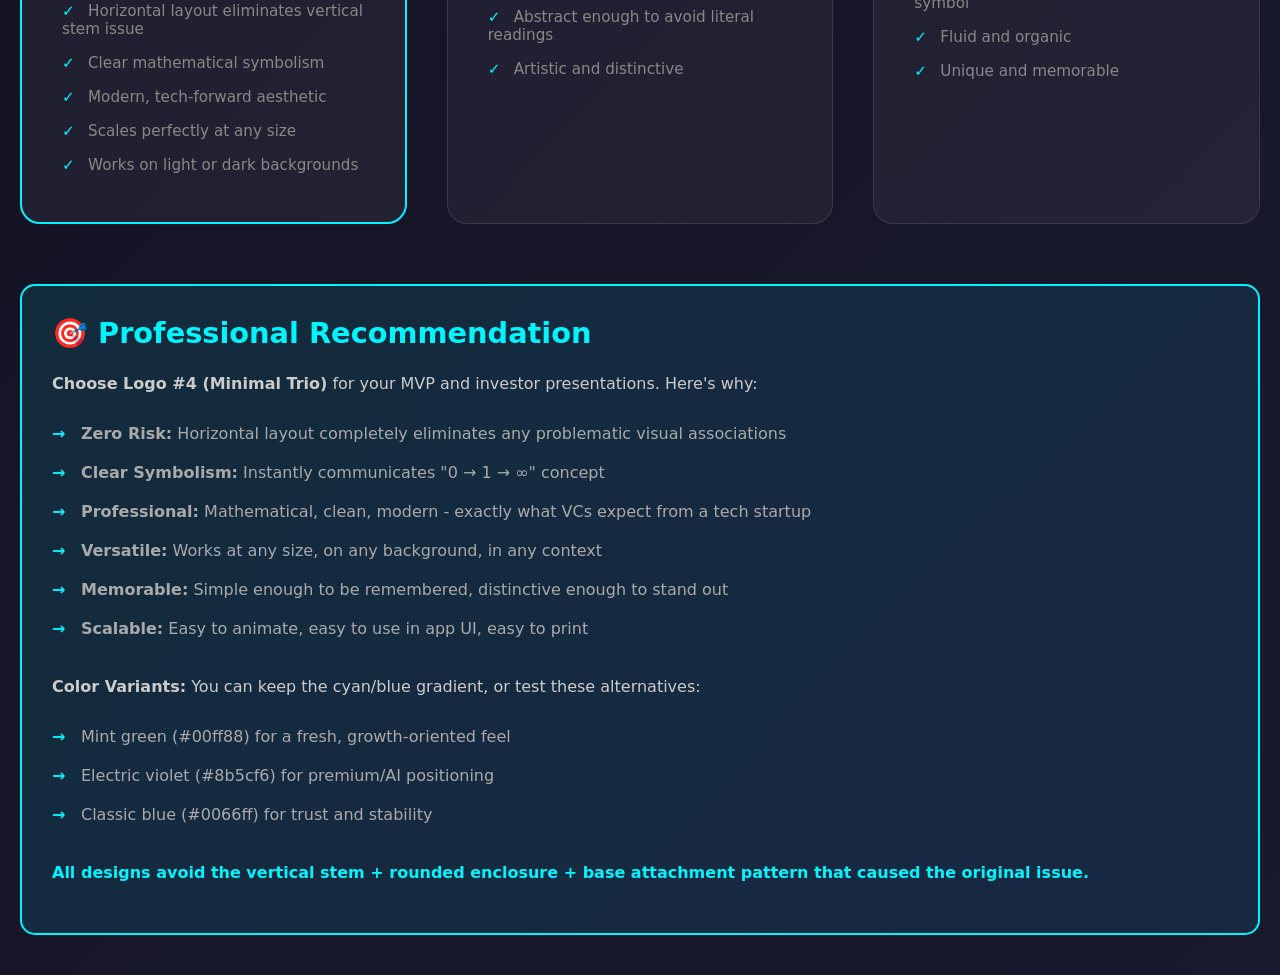
<file: logo-design.html>
<!DOCTYPE html>
<html lang="en">
<head>
    <meta charset="UTF-8">
    <meta name="viewport" content="width=device-width, initial-scale=1.0">
    <title>AI Invoice Platform - Logo Concepts</title>
    <style>
        * {
            margin: 0;
            padding: 0;
            box-sizing: border-box;
        }

        body {
            font-family: 'Segoe UI', system-ui, sans-serif;
            background: linear-gradient(135deg, #0f0f1e 0%, #1a1a2e 100%);
            color: #fff;
            padding: 40px 20px;
            min-height: 100vh;
        }

        .container {
            max-width: 1400px;
            margin: 0 auto;
        }

        h1 {
            text-align: center;
            font-size: 2.5rem;
            margin-bottom: 20px;
            background: linear-gradient(135deg, #00f5ff 0%, #00d9ff 100%);
            -webkit-background-clip: text;
            -webkit-text-fill-color: transparent;
            background-clip: text;
        }

        .subtitle {
            text-align: center;
            color: #888;
            margin-bottom: 50px;
            font-size: 1.1rem;
        }

        .logo-grid {
            display: grid;
            grid-template-columns: repeat(auto-fit, minmax(350px, 1fr));
            gap: 40px;
            margin-bottom: 60px;
        }

        .logo-card {
            background: rgba(255, 255, 255, 0.05);
            border: 1px solid rgba(255, 255, 255, 0.1);
            border-radius: 20px;
            padding: 40px;
            transition: all 0.3s ease;
        }

        .logo-card:hover {
            transform: translateY(-5px);
            border-color: #00f5ff;
            box-shadow: 0 10px 40px rgba(0, 245, 255, 0.2);
        }

        .logo-display {
            background: #000;
            border-radius: 15px;
            padding: 60px;
            margin-bottom: 30px;
            display: flex;
            align-items: center;
            justify-content: center;
            min-height: 300px;
            position: relative;
            overflow: hidden;
        }

        .logo-display::before {
            content: '';
            position: absolute;
            inset: 0;
            background: radial-gradient(circle at center, rgba(0, 245, 255, 0.1) 0%, transparent 70%);
        }

        .logo-title {
            font-size: 1.5rem;
            font-weight: 600;
            margin-bottom: 15px;
            color: #00f5ff;
        }

        .logo-description {
            color: #aaa;
            line-height: 1.6;
            margin-bottom: 20px;
        }

        .logo-features {
            list-style: none;
            padding: 0;
        }

        .logo-features li {
            padding: 8px 0;
            color: #888;
            font-size: 0.95rem;
        }

        .logo-features li::before {
            content: "✓ ";
            color: #00f5ff;
            font-weight: bold;
            margin-right: 8px;
        }

        /* Logo 1: Infinity Flow */
        .logo1 {
            position: relative;
            width: 200px;
            height: 200px;
        }

        .logo1-circle {
            position: absolute;
            top: 0;
            left: 50%;
            transform: translateX(-50%);
            width: 120px;
            height: 120px;
            border: 4px solid #00f5ff;
            border-radius: 50%;
            animation: pulse1 3s ease-in-out infinite;
        }

        .logo1-line {
            position: absolute;
            top: 60px;
            left: 50%;
            transform: translateX(-50%);
            width: 4px;
            height: 80px;
            background: linear-gradient(180deg, #00f5ff 0%, #0088ff 100%);
        }

        .logo1-infinity {
            position: absolute;
            bottom: 0;
            left: 50%;
            transform: translateX(-50%);
            width: 80px;
            height: 30px;
        }

        .logo1-infinity::before,
        .logo1-infinity::after {
            content: '';
            position: absolute;
            width: 35px;
            height: 35px;
            border: 3px solid #00d9ff;
            border-radius: 50%;
        }

        .logo1-infinity::before {
            left: 0;
            clip-path: polygon(0 0, 100% 0, 100% 50%, 0 50%);
        }

        .logo1-infinity::after {
            right: 0;
            clip-path: polygon(0 50%, 100% 50%, 100% 100%, 0 100%);
        }

        @keyframes pulse1 {
            0%, 100% { transform: translateX(-50%) scale(1); opacity: 1; }
            50% { transform: translateX(-50%) scale(1.05); opacity: 0.8; }
        }

        /* Logo 2: Ascent Stack */
        .logo2 {
            position: relative;
            width: 180px;
            height: 200px;
        }

        .logo2-zero {
            position: absolute;
            top: 0;
            left: 50%;
            transform: translateX(-50%);
            width: 90px;
            height: 90px;
            border: 5px solid #00f5ff;
            border-radius: 50%;
            opacity: 0.6;
        }

        .logo2-one {
            position: absolute;
            top: 70px;
            left: 50%;
            transform: translateX(-50%);
            width: 6px;
            height: 70px;
            background: linear-gradient(180deg, #00f5ff 0%, #00a8ff 100%);
            box-shadow: 0 0 20px rgba(0, 245, 255, 0.5);
        }

        .logo2-infinity {
            position: absolute;
            bottom: 10px;
            left: 50%;
            transform: translateX(-50%) rotate(-5deg);
            font-size: 50px;
            color: #00d9ff;
            font-weight: 300;
            font-family: 'Times New Roman', serif;
        }

        /* Logo 3: Orbital Path */
        .logo3 {
            position: relative;
            width: 200px;
            height: 200px;
        }

        .logo3-orbit {
            position: absolute;
            top: 50%;
            left: 50%;
            transform: translate(-50%, -50%);
            width: 140px;
            height: 140px;
            border: 3px dashed rgba(0, 245, 255, 0.4);
            border-radius: 50%;
            animation: rotate 20s linear infinite;
        }

        .logo3-zero {
            position: absolute;
            top: 50%;
            left: 50%;
            transform: translate(-50%, -50%);
            width: 80px;
            height: 80px;
            border: 4px solid #00f5ff;
            border-radius: 50%;
        }

        .logo3-one {
            position: absolute;
            top: 50%;
            left: 50%;
            transform: translate(-50%, -50%);
            font-size: 60px;
            font-weight: 700;
            color: #00f5ff;
            font-family: 'Courier New', monospace;
        }

        .logo3-infinity {
            position: absolute;
            top: 10px;
            right: 10px;
            font-size: 30px;
            color: #00d9ff;
            font-weight: 300;
            animation: float 3s ease-in-out infinite;
        }

        @keyframes rotate {
            from { transform: translate(-50%, -50%) rotate(0deg); }
            to { transform: translate(-50%, -50%) rotate(360deg); }
        }

        @keyframes float {
            0%, 100% { transform: translateY(0); }
            50% { transform: translateY(-10px); }
        }

        /* Logo 4: Minimal Trio (RECOMMENDED) */
        .logo4 {
            display: flex;
            align-items: center;
            gap: 25px;
            font-family: 'Courier New', monospace;
        }

        .logo4-zero {
            width: 70px;
            height: 70px;
            border: 5px solid #00f5ff;
            border-radius: 50%;
            opacity: 0.7;
        }

        .logo4-one {
            font-size: 80px;
            font-weight: 700;
            color: #00f5ff;
            line-height: 1;
        }

        .logo4-infinity {
            font-size: 60px;
            color: #00d9ff;
            font-weight: 300;
            animation: glow 2s ease-in-out infinite;
        }

        @keyframes glow {
            0%, 100% { filter: drop-shadow(0 0 5px rgba(0, 245, 255, 0.5)); }
            50% { filter: drop-shadow(0 0 15px rgba(0, 245, 255, 0.8)); }
        }

        /* Logo 5: Abstract Flow */
        .logo5 {
            position: relative;
            width: 180px;
            height: 180px;
        }

        .logo5-arc {
            position: absolute;
            top: 20px;
            left: 50%;
            transform: translateX(-50%);
            width: 100px;
            height: 100px;
            border: 4px solid transparent;
            border-top-color: #00f5ff;
            border-right-color: #00f5ff;
            border-radius: 50%;
            transform: translateX(-50%) rotate(45deg);
        }

        .logo5-stem {
            position: absolute;
            top: 80px;
            left: 50%;
            transform: translateX(-50%);
            width: 5px;
            height: 40px;
            background: #00a8ff;
        }

        .logo5-infinity-wrapper {
            position: absolute;
            bottom: 20px;
            left: 50%;
            transform: translateX(-50%);
        }

        .logo5-infinity {
            font-size: 50px;
            color: #00d9ff;
            font-weight: 300;
            opacity: 0.9;
        }

        /* Logo 6: Letter Form */
        .logo6 {
            position: relative;
            width: 180px;
            height: 200px;
        }

        .logo6-shape {
            position: absolute;
            top: 50%;
            left: 50%;
            transform: translate(-50%, -50%);
        }

        .logo6-path {
            fill: none;
            stroke: #00f5ff;
            stroke-width: 5;
            stroke-linecap: round;
            stroke-linejoin: round;
            animation: draw 3s ease-in-out infinite;
        }

        @keyframes draw {
            0%, 100% { stroke-dashoffset: 0; opacity: 1; }
            50% { opacity: 0.7; }
        }

        .recommendation {
            background: linear-gradient(135deg, rgba(0, 245, 255, 0.1) 0%, rgba(0, 168, 255, 0.1) 100%);
            border: 2px solid #00f5ff;
            border-radius: 15px;
            padding: 30px;
            margin-top: 40px;
        }

        .recommendation h2 {
            color: #00f5ff;
            margin-bottom: 20px;
            font-size: 1.8rem;
        }

        .recommendation p {
            color: #ccc;
            line-height: 1.8;
            margin-bottom: 15px;
        }

        .recommendation ul {
            list-style: none;
            padding-left: 0;
        }

        .recommendation li {
            padding: 10px 0;
            color: #aaa;
        }

        .recommendation li::before {
            content: "→ ";
            color: #00f5ff;
            font-weight: bold;
            margin-right: 10px;
        }
    </style>
</head>
<body>
    <div class="container">
        <h1>AI Invoice Platform - Logo Concepts</h1>
        <p class="subtitle">Professional designs representing 0 → 1 → ∞ (Zero to One to Infinity)</p>

        <div class="logo-grid">
            <!-- Logo 1 -->
            <div class="logo-card">
                <div class="logo-display">
                    <div class="logo1">
                        <div class="logo1-circle"></div>
                        <div class="logo1-line"></div>
                        <div class="logo1-infinity"></div>
                    </div>
                </div>
                <h3 class="logo-title">1. Infinity Flow</h3>
                <p class="logo-description">
                    Separated elements with floating infinity symbol below. The line doesn't touch the infinity, creating visual safety.
                </p>
                <ul class="logo-features">
                    <li>Clear separation prevents problematic associations</li>
                    <li>Pulsing circle represents starting point (0)</li>
                    <li>Vertical line shows the journey (1)</li>
                    <li>Detached infinity suggests endless potential</li>
                </ul>
            </div>

            <!-- Logo 2 -->
            <div class="logo-card">
                <div class="logo-display">
                    <div class="logo2">
                        <div class="logo2-zero"></div>
                        <div class="logo2-one"></div>
                        <div class="logo2-infinity">∞</div>
                    </div>
                </div>
                <h3 class="logo-title">2. Ascent Stack</h3>
                <p class="logo-description">
                    Vertical progression with infinity rotated at an angle. Each element clearly distinct and layered.
                </p>
                <ul class="logo-features">
                    <li>Stacked composition shows progression</li>
                    <li>Rotation breaks literal interpretation</li>
                    <li>Strong glow effect adds depth</li>
                    <li>Professional and memorable</li>
                </ul>
            </div>

            <!-- Logo 3 -->
            <div class="logo-card">
                <div class="logo-display">
                    <div class="logo3">
                        <div class="logo3-orbit"></div>
                        <div class="logo3-zero"></div>
                        <div class="logo3-one">1</div>
                        <div class="logo3-infinity">∞</div>
                    </div>
                </div>
                <h3 class="logo-title">3. Orbital Path</h3>
                <p class="logo-description">
                    "1" centered within "0", with infinity orbiting outside. Represents contained growth expanding to unlimited potential.
                </p>
                <ul class="logo-features">
                    <li>Zero encloses the one (contained start)</li>
                    <li>Infinity positioned externally (safe placement)</li>
                    <li>Orbital motion suggests continuous growth</li>
                    <li>Abstract and sophisticated</li>
                </ul>
            </div>

            <!-- Logo 4 - RECOMMENDED -->
            <div class="logo-card" style="border: 2px solid #00f5ff;">
                <div class="logo-display">
                    <div class="logo4">
                        <div class="logo4-zero"></div>
                        <div class="logo4-one">1</div>
                        <div class="logo4-infinity">∞</div>
                    </div>
                </div>
                <h3 class="logo-title">4. Minimal Trio ⭐ RECOMMENDED</h3>
                <p class="logo-description">
                    <strong>Safest and most professional option.</strong> Three elements side-by-side with generous spacing. Clean, mathematical, no problematic associations.
                </p>
                <ul class="logo-features">
                    <li>Horizontal layout eliminates vertical stem issue</li>
                    <li>Clear mathematical symbolism</li>
                    <li>Modern, tech-forward aesthetic</li>
                    <li>Scales perfectly at any size</li>
                    <li>Works on light or dark backgrounds</li>
                </ul>
            </div>

            <!-- Logo 5 -->
            <div class="logo-card">
                <div class="logo-display">
                    <div class="logo5">
                        <div class="logo5-arc"></div>
                        <div class="logo5-stem"></div>
                        <div class="logo5-infinity-wrapper">
                            <div class="logo5-infinity">∞</div>
                        </div>
                    </div>
                </div>
                <h3 class="logo-title">5. Abstract Flow</h3>
                <p class="logo-description">
                    Broken circle (arc) with short stem and floating infinity. More abstract interpretation of the concept.
                </p>
                <ul class="logo-features">
                    <li>Broken circle reduces enclosure effect</li>
                    <li>Short stem with large gap to infinity</li>
                    <li>Abstract enough to avoid literal readings</li>
                    <li>Artistic and distinctive</li>
                </ul>
            </div>

            <!-- Logo 6 -->
            <div class="logo-card">
                <div class="logo-display">
                    <div class="logo6">
                        <svg class="logo6-shape" width="120" height="160" viewBox="0 0 120 160">
                            <path class="logo6-path" d="M 60 20 
                                A 30 30 0 1 1 60 80
                                L 60 110
                                M 35 135
                                Q 45 125, 60 135
                                Q 75 145, 85 135" />
                        </svg>
                    </div>
                </div>
                <h3 class="logo-title">6. Continuous Path</h3>
                <p class="logo-description">
                    Single flowing line that forms circle, stem, and infinity-like wave. Unified and elegant.
                </p>
                <ul class="logo-features">
                    <li>Single continuous line</li>
                    <li>Wave pattern replaces direct infinity symbol</li>
                    <li>Fluid and organic</li>
                    <li>Unique and memorable</li>
                </ul>
            </div>
        </div>

        <div class="recommendation">
            <h2>🎯 Professional Recommendation</h2>
            <p>
                <strong>Choose Logo #4 (Minimal Trio)</strong> for your MVP and investor presentations. Here's why:
            </p>
            <ul>
                <li><strong>Zero Risk:</strong> Horizontal layout completely eliminates any problematic visual associations</li>
                <li><strong>Clear Symbolism:</strong> Instantly communicates "0 → 1 → ∞" concept</li>
                <li><strong>Professional:</strong> Mathematical, clean, modern - exactly what VCs expect from a tech startup</li>
                <li><strong>Versatile:</strong> Works at any size, on any background, in any context</li>
                <li><strong>Memorable:</strong> Simple enough to be remembered, distinctive enough to stand out</li>
                <li><strong>Scalable:</strong> Easy to animate, easy to use in app UI, easy to print</li>
            </ul>
            
            <p style="margin-top: 25px;">
                <strong>Color Variants:</strong> You can keep the cyan/blue gradient, or test these alternatives:
            </p>
            <ul>
                <li>Mint green (#00ff88) for a fresh, growth-oriented feel</li>
                <li>Electric violet (#8b5cf6) for premium/AI positioning</li>
                <li>Classic blue (#0066ff) for trust and stability</li>
            </ul>

            <p style="margin-top: 25px; color: #00f5ff; font-weight: 600;">
                All designs avoid the vertical stem + rounded enclosure + base attachment pattern that caused the original issue.
            </p>
        </div>
    </div>
</body>
</html>
</file>
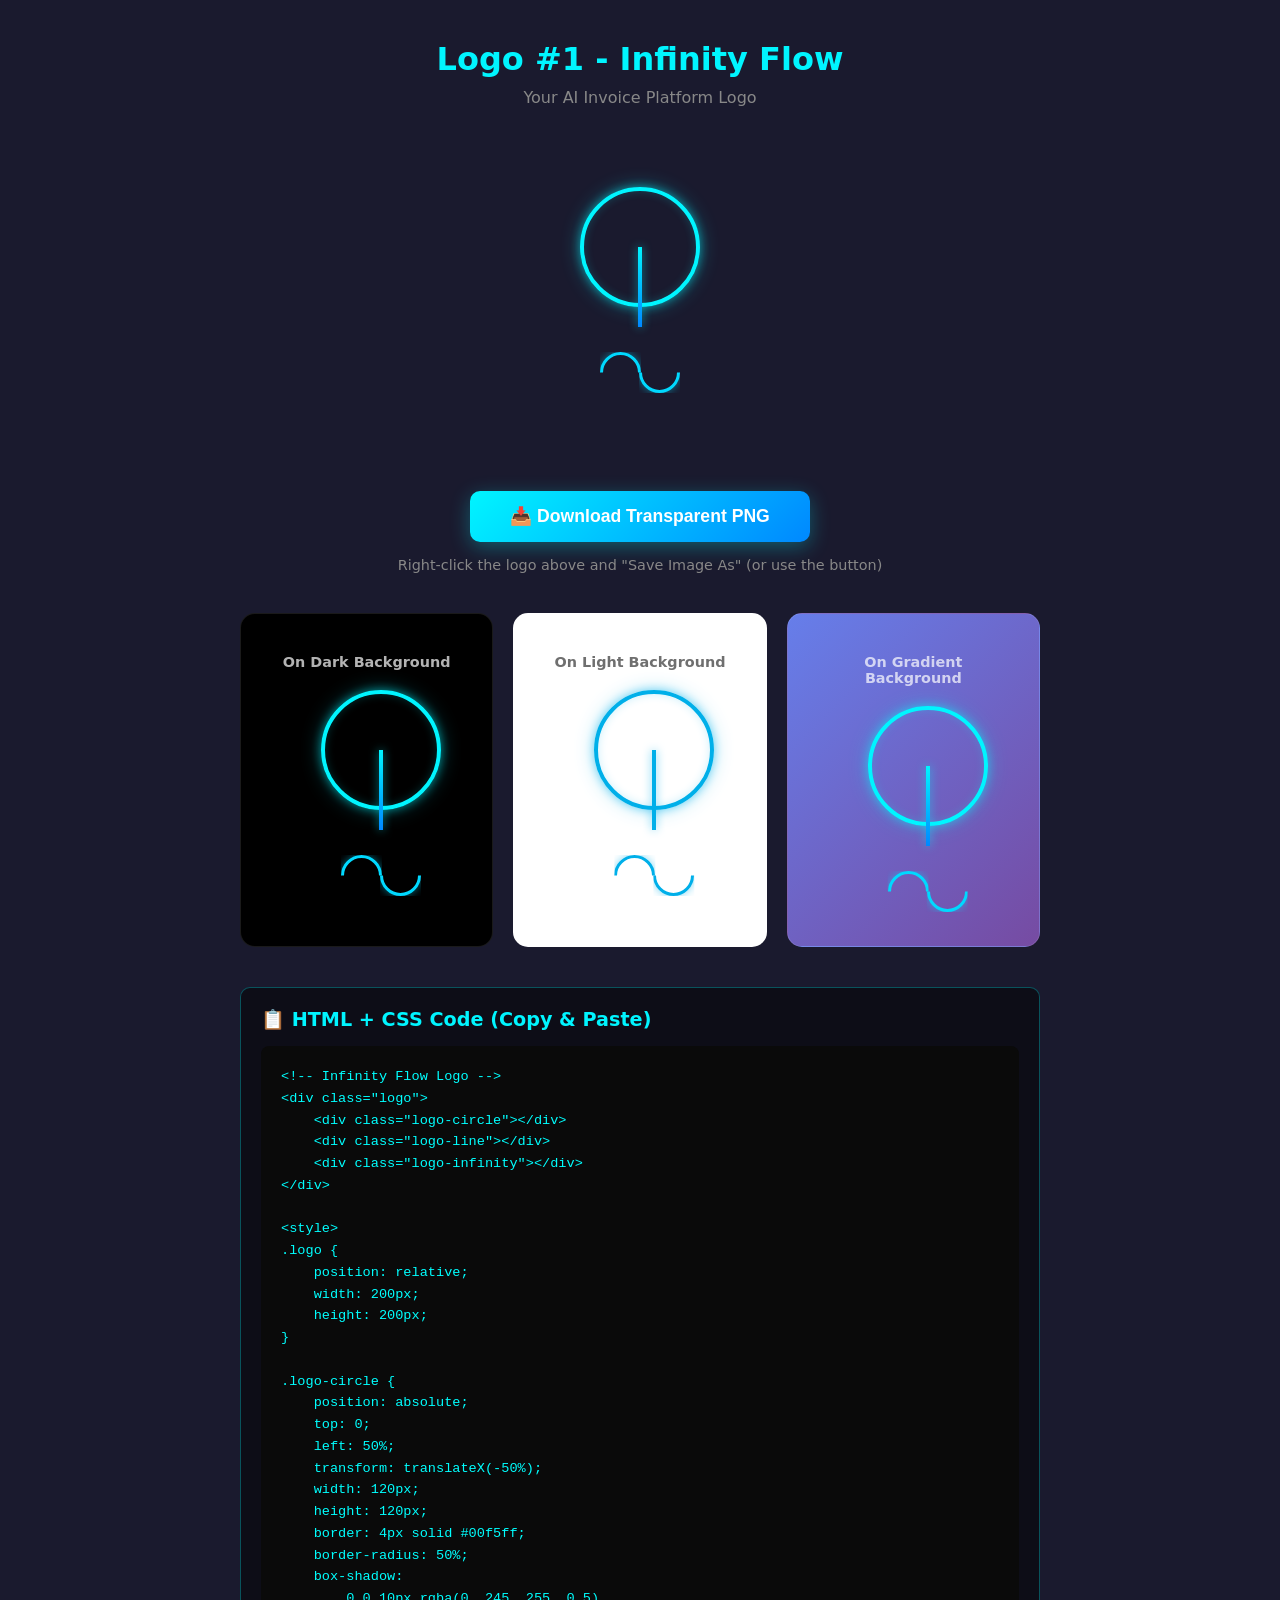
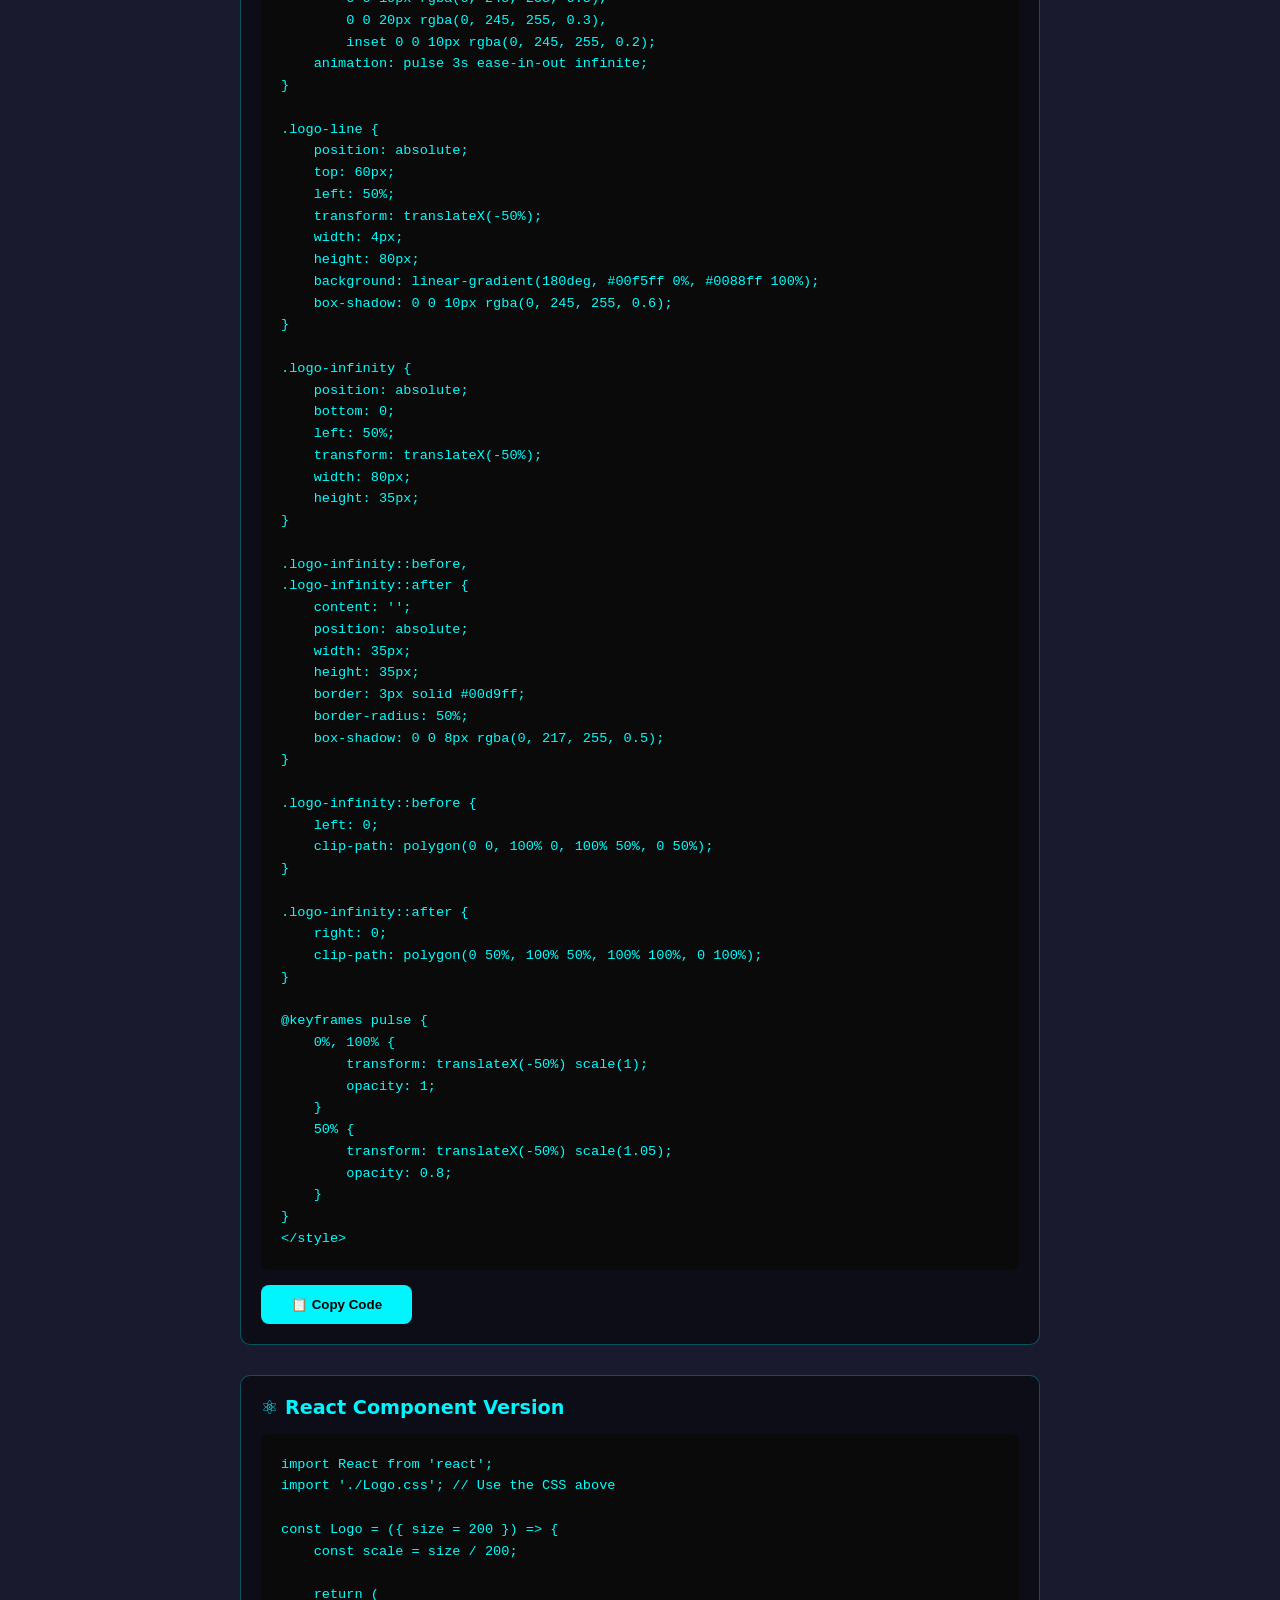
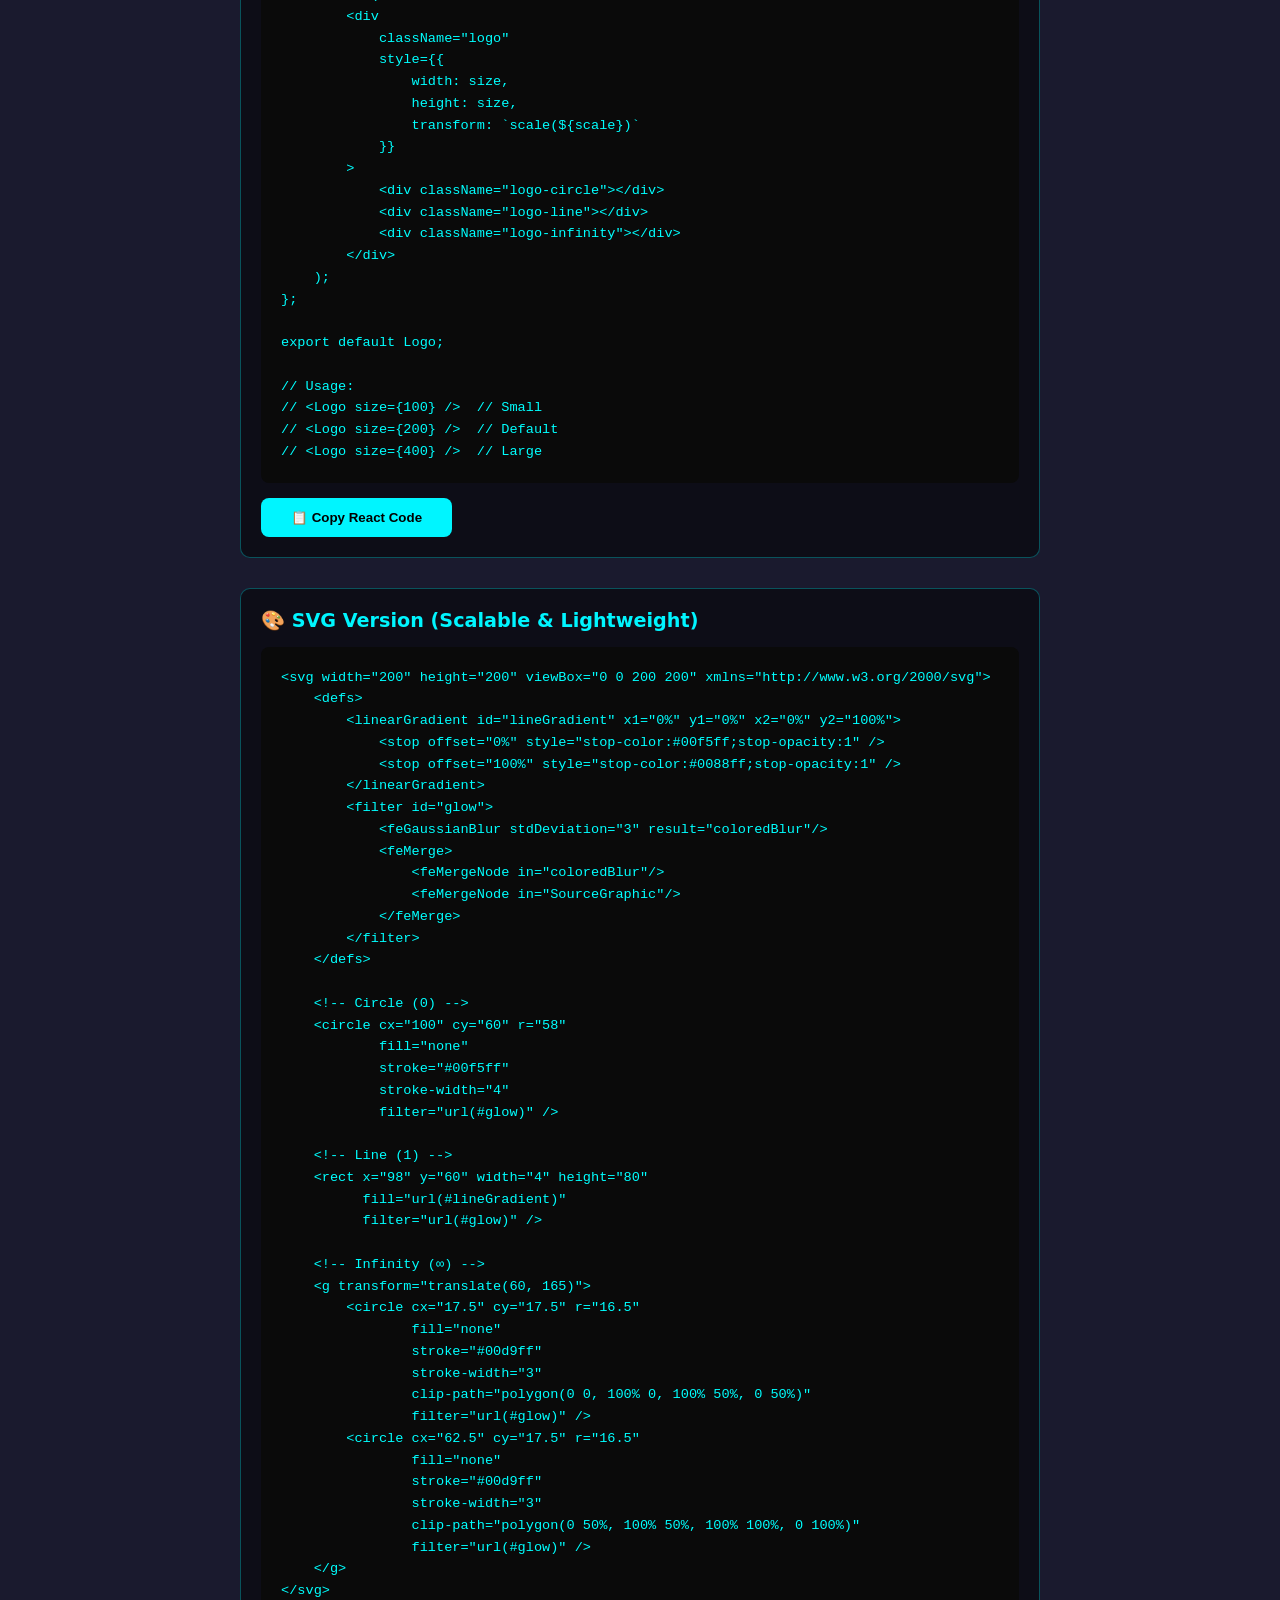
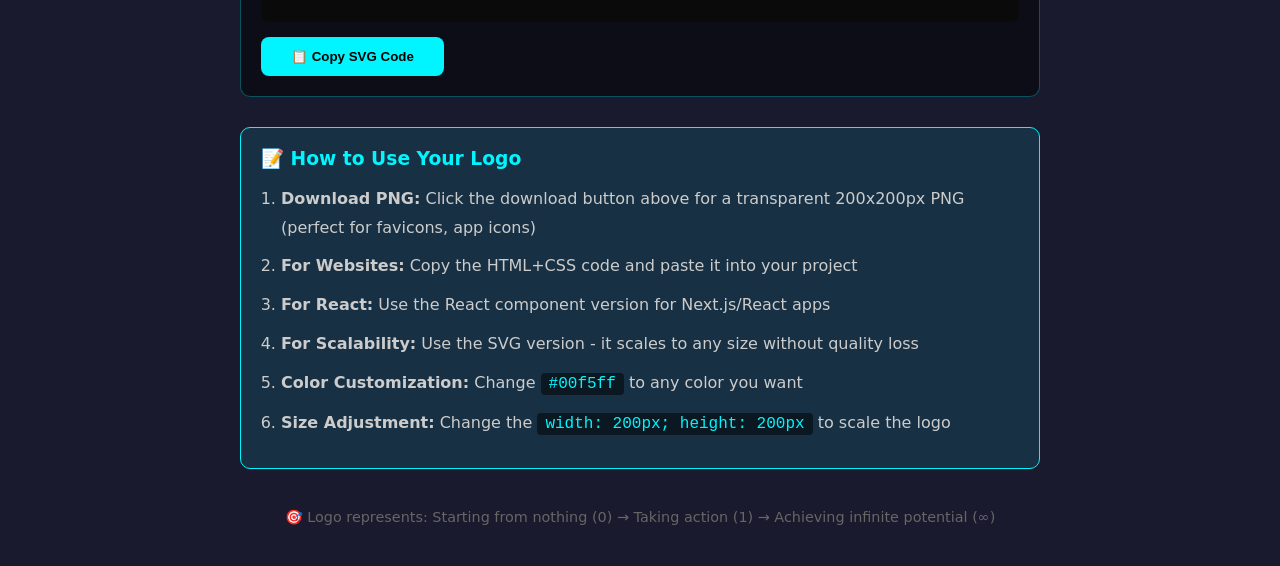
<file: logo-infinity-flow.html>
<!DOCTYPE html>
<html lang="en">
<head>
    <meta charset="UTF-8">
    <meta name="viewport" content="width=device-width, initial-scale=1.0">
    <title>Logo #1 - Infinity Flow</title>
    <style>
        * {
            margin: 0;
            padding: 0;
            box-sizing: border-box;
        }

        body {
            font-family: 'Segoe UI', system-ui, sans-serif;
            background: #1a1a2e;
            color: #fff;
            padding: 40px;
            display: flex;
            flex-direction: column;
            align-items: center;
            justify-content: center;
            min-height: 100vh;
        }

        .container {
            text-align: center;
            max-width: 800px;
        }

        h1 {
            font-size: 2rem;
            margin-bottom: 10px;
            color: #00f5ff;
        }

        .subtitle {
            color: #888;
            margin-bottom: 40px;
        }

        /* LOGO CONTAINER FOR EXPORT */
        .logo-export-container {
            background: transparent;
            padding: 40px;
            display: inline-block;
            margin-bottom: 30px;
        }

        /* Main Logo - Infinity Flow */
        .logo {
            position: relative;
            width: 200px;
            height: 200px;
            margin: 0 auto;
        }

        .logo-circle {
            position: absolute;
            top: 0;
            left: 50%;
            transform: translateX(-50%);
            width: 120px;
            height: 120px;
            border: 4px solid #00f5ff;
            border-radius: 50%;
            box-shadow: 
                0 0 10px rgba(0, 245, 255, 0.5),
                0 0 20px rgba(0, 245, 255, 0.3),
                inset 0 0 10px rgba(0, 245, 255, 0.2);
            animation: pulse 3s ease-in-out infinite;
        }

        .logo-line {
            position: absolute;
            top: 60px;
            left: 50%;
            transform: translateX(-50%);
            width: 4px;
            height: 80px;
            background: linear-gradient(180deg, #00f5ff 0%, #0088ff 100%);
            box-shadow: 0 0 10px rgba(0, 245, 255, 0.6);
        }

        .logo-infinity {
            position: absolute;
            bottom: 0;
            left: 50%;
            transform: translateX(-50%);
            width: 80px;
            height: 35px;
        }

        .logo-infinity::before,
        .logo-infinity::after {
            content: '';
            position: absolute;
            width: 35px;
            height: 35px;
            border: 3px solid #00d9ff;
            border-radius: 50%;
            box-shadow: 0 0 8px rgba(0, 217, 255, 0.5);
        }

        .logo-infinity::before {
            left: 0;
            clip-path: polygon(0 0, 100% 0, 100% 50%, 0 50%);
        }

        .logo-infinity::after {
            right: 0;
            clip-path: polygon(0 50%, 100% 50%, 100% 100%, 0 100%);
        }

        @keyframes pulse {
            0%, 100% { 
                transform: translateX(-50%) scale(1); 
                opacity: 1; 
            }
            50% { 
                transform: translateX(-50%) scale(1.05); 
                opacity: 0.8; 
            }
        }

        /* Preview Backgrounds */
        .preview-section {
            margin: 40px 0;
            display: grid;
            grid-template-columns: repeat(auto-fit, minmax(250px, 1fr));
            gap: 20px;
        }

        .preview-box {
            padding: 40px;
            border-radius: 15px;
            border: 1px solid rgba(255, 255, 255, 0.1);
        }

        .preview-box.dark {
            background: #000;
        }

        .preview-box.light {
            background: #fff;
        }

        .preview-box.gradient {
            background: linear-gradient(135deg, #667eea 0%, #764ba2 100%);
        }

        .preview-box h3 {
            font-size: 0.9rem;
            margin-bottom: 20px;
            opacity: 0.7;
        }

        .preview-box.light h3 {
            color: #333;
        }

        /* Code Section */
        .code-section {
            background: rgba(0, 0, 0, 0.5);
            border: 1px solid rgba(0, 245, 255, 0.3);
            border-radius: 10px;
            padding: 20px;
            margin: 30px 0;
            text-align: left;
        }

        .code-section h3 {
            color: #00f5ff;
            margin-bottom: 15px;
            font-size: 1.2rem;
        }

        pre {
            background: #0a0a0a;
            padding: 20px;
            border-radius: 8px;
            overflow-x: auto;
            font-family: 'Courier New', monospace;
            font-size: 0.85rem;
            line-height: 1.6;
            color: #0ff;
        }

        .copy-btn {
            background: #00f5ff;
            color: #000;
            border: none;
            padding: 12px 30px;
            border-radius: 8px;
            font-weight: 600;
            cursor: pointer;
            margin-top: 15px;
            transition: all 0.3s ease;
        }

        .copy-btn:hover {
            background: #00d9ff;
            transform: translateY(-2px);
            box-shadow: 0 5px 15px rgba(0, 245, 255, 0.4);
        }

        .copy-btn:active {
            transform: translateY(0);
        }

        .instructions {
            background: rgba(0, 245, 255, 0.1);
            border: 1px solid #00f5ff;
            border-radius: 10px;
            padding: 20px;
            margin: 30px 0;
            text-align: left;
        }

        .instructions h3 {
            color: #00f5ff;
            margin-bottom: 15px;
        }

        .instructions ol {
            margin-left: 20px;
            line-height: 1.8;
            color: #ccc;
        }

        .instructions li {
            margin-bottom: 10px;
        }

        .instructions code {
            background: rgba(0, 0, 0, 0.5);
            padding: 2px 8px;
            border-radius: 4px;
            color: #00f5ff;
            font-family: 'Courier New', monospace;
        }

        .download-section {
            margin: 30px 0;
        }

        .download-btn {
            background: linear-gradient(135deg, #00f5ff 0%, #0088ff 100%);
            color: #fff;
            border: none;
            padding: 15px 40px;
            border-radius: 10px;
            font-weight: 600;
            font-size: 1.1rem;
            cursor: pointer;
            transition: all 0.3s ease;
            box-shadow: 0 5px 20px rgba(0, 245, 255, 0.3);
        }

        .download-btn:hover {
            transform: translateY(-3px);
            box-shadow: 0 8px 25px rgba(0, 245, 255, 0.5);
        }
    </style>
</head>
<body>
    <div class="container">
        <h1>Logo #1 - Infinity Flow</h1>
        <p class="subtitle">Your AI Invoice Platform Logo</p>

        <!-- Logo Preview -->
        <div class="logo-export-container" id="logoExport">
            <div class="logo">
                <div class="logo-circle"></div>
                <div class="logo-line"></div>
                <div class="logo-infinity"></div>
            </div>
        </div>

        <!-- Download Button -->
        <div class="download-section">
            <button class="download-btn" onclick="downloadPNG()">
                📥 Download Transparent PNG
            </button>
            <p style="color: #888; margin-top: 15px; font-size: 0.9rem;">
                Right-click the logo above and "Save Image As" (or use the button)
            </p>
        </div>

        <!-- Preview on Different Backgrounds -->
        <div class="preview-section">
            <div class="preview-box dark">
                <h3>On Dark Background</h3>
                <div class="logo">
                    <div class="logo-circle"></div>
                    <div class="logo-line"></div>
                    <div class="logo-infinity"></div>
                </div>
            </div>
            <div class="preview-box light">
                <h3>On Light Background</h3>
                <div class="logo" style="filter: brightness(0) saturate(100%) invert(50%) sepia(94%) saturate(2593%) hue-rotate(162deg) brightness(101%) contrast(101%);">
                    <div class="logo-circle"></div>
                    <div class="logo-line"></div>
                    <div class="logo-infinity"></div>
                </div>
            </div>
            <div class="preview-box gradient">
                <h3>On Gradient Background</h3>
                <div class="logo">
                    <div class="logo-circle"></div>
                    <div class="logo-line"></div>
                    <div class="logo-infinity"></div>
                </div>
            </div>
        </div>

        <!-- HTML/CSS Code -->
        <div class="code-section">
            <h3>📋 HTML + CSS Code (Copy & Paste)</h3>
            <pre id="htmlCode">&lt;!-- Infinity Flow Logo --&gt;
&lt;div class="logo"&gt;
    &lt;div class="logo-circle"&gt;&lt;/div&gt;
    &lt;div class="logo-line"&gt;&lt;/div&gt;
    &lt;div class="logo-infinity"&gt;&lt;/div&gt;
&lt;/div&gt;

&lt;style&gt;
.logo {
    position: relative;
    width: 200px;
    height: 200px;
}

.logo-circle {
    position: absolute;
    top: 0;
    left: 50%;
    transform: translateX(-50%);
    width: 120px;
    height: 120px;
    border: 4px solid #00f5ff;
    border-radius: 50%;
    box-shadow: 
        0 0 10px rgba(0, 245, 255, 0.5),
        0 0 20px rgba(0, 245, 255, 0.3),
        inset 0 0 10px rgba(0, 245, 255, 0.2);
    animation: pulse 3s ease-in-out infinite;
}

.logo-line {
    position: absolute;
    top: 60px;
    left: 50%;
    transform: translateX(-50%);
    width: 4px;
    height: 80px;
    background: linear-gradient(180deg, #00f5ff 0%, #0088ff 100%);
    box-shadow: 0 0 10px rgba(0, 245, 255, 0.6);
}

.logo-infinity {
    position: absolute;
    bottom: 0;
    left: 50%;
    transform: translateX(-50%);
    width: 80px;
    height: 35px;
}

.logo-infinity::before,
.logo-infinity::after {
    content: '';
    position: absolute;
    width: 35px;
    height: 35px;
    border: 3px solid #00d9ff;
    border-radius: 50%;
    box-shadow: 0 0 8px rgba(0, 217, 255, 0.5);
}

.logo-infinity::before {
    left: 0;
    clip-path: polygon(0 0, 100% 0, 100% 50%, 0 50%);
}

.logo-infinity::after {
    right: 0;
    clip-path: polygon(0 50%, 100% 50%, 100% 100%, 0 100%);
}

@keyframes pulse {
    0%, 100% { 
        transform: translateX(-50%) scale(1); 
        opacity: 1; 
    }
    50% { 
        transform: translateX(-50%) scale(1.05); 
        opacity: 0.8; 
    }
}
&lt;/style&gt;</pre>
            <button class="copy-btn" onclick="copyCode()">📋 Copy Code</button>
        </div>

        <!-- React Component Version -->
        <div class="code-section">
            <h3>⚛️ React Component Version</h3>
            <pre id="reactCode">import React from 'react';
import './Logo.css'; // Use the CSS above

const Logo = ({ size = 200 }) => {
    const scale = size / 200;
    
    return (
        &lt;div 
            className="logo" 
            style={{ 
                width: size, 
                height: size,
                transform: `scale(${scale})`
            }}
        &gt;
            &lt;div className="logo-circle"&gt;&lt;/div&gt;
            &lt;div className="logo-line"&gt;&lt;/div&gt;
            &lt;div className="logo-infinity"&gt;&lt;/div&gt;
        &lt;/div&gt;
    );
};

export default Logo;

// Usage:
// &lt;Logo size={100} /&gt;  // Small
// &lt;Logo size={200} /&gt;  // Default
// &lt;Logo size={400} /&gt;  // Large</pre>
            <button class="copy-btn" onclick="copyReactCode()">📋 Copy React Code</button>
        </div>

        <!-- SVG Version -->
        <div class="code-section">
            <h3>🎨 SVG Version (Scalable & Lightweight)</h3>
            <pre id="svgCode">&lt;svg width="200" height="200" viewBox="0 0 200 200" xmlns="http://www.w3.org/2000/svg"&gt;
    &lt;defs&gt;
        &lt;linearGradient id="lineGradient" x1="0%" y1="0%" x2="0%" y2="100%"&gt;
            &lt;stop offset="0%" style="stop-color:#00f5ff;stop-opacity:1" /&gt;
            &lt;stop offset="100%" style="stop-color:#0088ff;stop-opacity:1" /&gt;
        &lt;/linearGradient&gt;
        &lt;filter id="glow"&gt;
            &lt;feGaussianBlur stdDeviation="3" result="coloredBlur"/&gt;
            &lt;feMerge&gt;
                &lt;feMergeNode in="coloredBlur"/&gt;
                &lt;feMergeNode in="SourceGraphic"/&gt;
            &lt;/feMerge&gt;
        &lt;/filter&gt;
    &lt;/defs&gt;
    
    &lt;!-- Circle (0) --&gt;
    &lt;circle cx="100" cy="60" r="58" 
            fill="none" 
            stroke="#00f5ff" 
            stroke-width="4" 
            filter="url(#glow)" /&gt;
    
    &lt;!-- Line (1) --&gt;
    &lt;rect x="98" y="60" width="4" height="80" 
          fill="url(#lineGradient)" 
          filter="url(#glow)" /&gt;
    
    &lt;!-- Infinity (∞) --&gt;
    &lt;g transform="translate(60, 165)"&gt;
        &lt;circle cx="17.5" cy="17.5" r="16.5" 
                fill="none" 
                stroke="#00d9ff" 
                stroke-width="3"
                clip-path="polygon(0 0, 100% 0, 100% 50%, 0 50%)"
                filter="url(#glow)" /&gt;
        &lt;circle cx="62.5" cy="17.5" r="16.5" 
                fill="none" 
                stroke="#00d9ff" 
                stroke-width="3"
                clip-path="polygon(0 50%, 100% 50%, 100% 100%, 0 100%)"
                filter="url(#glow)" /&gt;
    &lt;/g&gt;
&lt;/svg&gt;</pre>
            <button class="copy-btn" onclick="copySVGCode()">📋 Copy SVG Code</button>
        </div>

        <!-- Instructions -->
        <div class="instructions">
            <h3>📝 How to Use Your Logo</h3>
            <ol>
                <li><strong>Download PNG:</strong> Click the download button above for a transparent 200x200px PNG (perfect for favicons, app icons)</li>
                <li><strong>For Websites:</strong> Copy the HTML+CSS code and paste it into your project</li>
                <li><strong>For React:</strong> Use the React component version for Next.js/React apps</li>
                <li><strong>For Scalability:</strong> Use the SVG version - it scales to any size without quality loss</li>
                <li><strong>Color Customization:</strong> Change <code>#00f5ff</code> to any color you want</li>
                <li><strong>Size Adjustment:</strong> Change the <code>width: 200px; height: 200px</code> to scale the logo</li>
            </ol>
        </div>

        <p style="color: #666; margin-top: 40px; font-size: 0.9rem;">
            🎯 Logo represents: Starting from nothing (0) → Taking action (1) → Achieving infinite potential (∞)
        </p>
    </div>

    <script>
        function copyCode() {
            const code = document.getElementById('htmlCode').textContent;
            navigator.clipboard.writeText(code).then(() => {
                const btn = event.target;
                const originalText = btn.textContent;
                btn.textContent = '✅ Copied!';
                setTimeout(() => {
                    btn.textContent = originalText;
                }, 2000);
            });
        }

        function copyReactCode() {
            const code = document.getElementById('reactCode').textContent;
            navigator.clipboard.writeText(code).then(() => {
                const btn = event.target;
                const originalText = btn.textContent;
                btn.textContent = '✅ Copied!';
                setTimeout(() => {
                    btn.textContent = originalText;
                }, 2000);
            });
        }

        function copySVGCode() {
            const code = document.getElementById('svgCode').textContent;
            navigator.clipboard.writeText(code).then(() => {
                const btn = event.target;
                const originalText = btn.textContent;
                btn.textContent = '✅ Copied!';
                setTimeout(() => {
                    btn.textContent = originalText;
                }, 2000);
            });
        }

        function downloadPNG() {
            // Create a canvas with the logo
            const canvas = document.createElement('canvas');
            const ctx = canvas.getContext('2d');
            const size = 400; // Higher resolution
            canvas.width = size;
            canvas.height = size;

            // Scale factor
            const scale = size / 200;

            // Draw circle
            ctx.strokeStyle = '#00f5ff';
            ctx.lineWidth = 4 * scale;
            ctx.shadowBlur = 10 * scale;
            ctx.shadowColor = 'rgba(0, 245, 255, 0.5)';
            ctx.beginPath();
            ctx.arc(size/2, size * 0.3, 60 * scale, 0, Math.PI * 2);
            ctx.stroke();

            // Draw line
            ctx.shadowBlur = 5 * scale;
            const gradient = ctx.createLinearGradient(0, size * 0.3, 0, size * 0.7);
            gradient.addColorStop(0, '#00f5ff');
            gradient.addColorStop(1, '#0088ff');
            ctx.fillStyle = gradient;
            ctx.fillRect(size/2 - 2*scale, size * 0.3, 4*scale, 80*scale);

            // Draw infinity (two circles)
            ctx.strokeStyle = '#00d9ff';
            ctx.lineWidth = 3 * scale;
            ctx.shadowBlur = 8 * scale;
            ctx.shadowColor = 'rgba(0, 217, 255, 0.5)';
            
            // Left loop
            ctx.beginPath();
            ctx.arc(size/2 - 22.5*scale, size * 0.825, 17.5*scale, Math.PI, 0);
            ctx.stroke();
            
            // Right loop
            ctx.beginPath();
            ctx.arc(size/2 + 22.5*scale, size * 0.825, 17.5*scale, 0, Math.PI);
            ctx.stroke();

            // Download
            canvas.toBlob((blob) => {
                const url = URL.createObjectURL(blob);
                const a = document.createElement('a');
                a.href = url;
                a.download = 'infinity-flow-logo.png';
                a.click();
                URL.revokeObjectURL(url);
            });
        }
    </script>
</body>
</html>
</file>
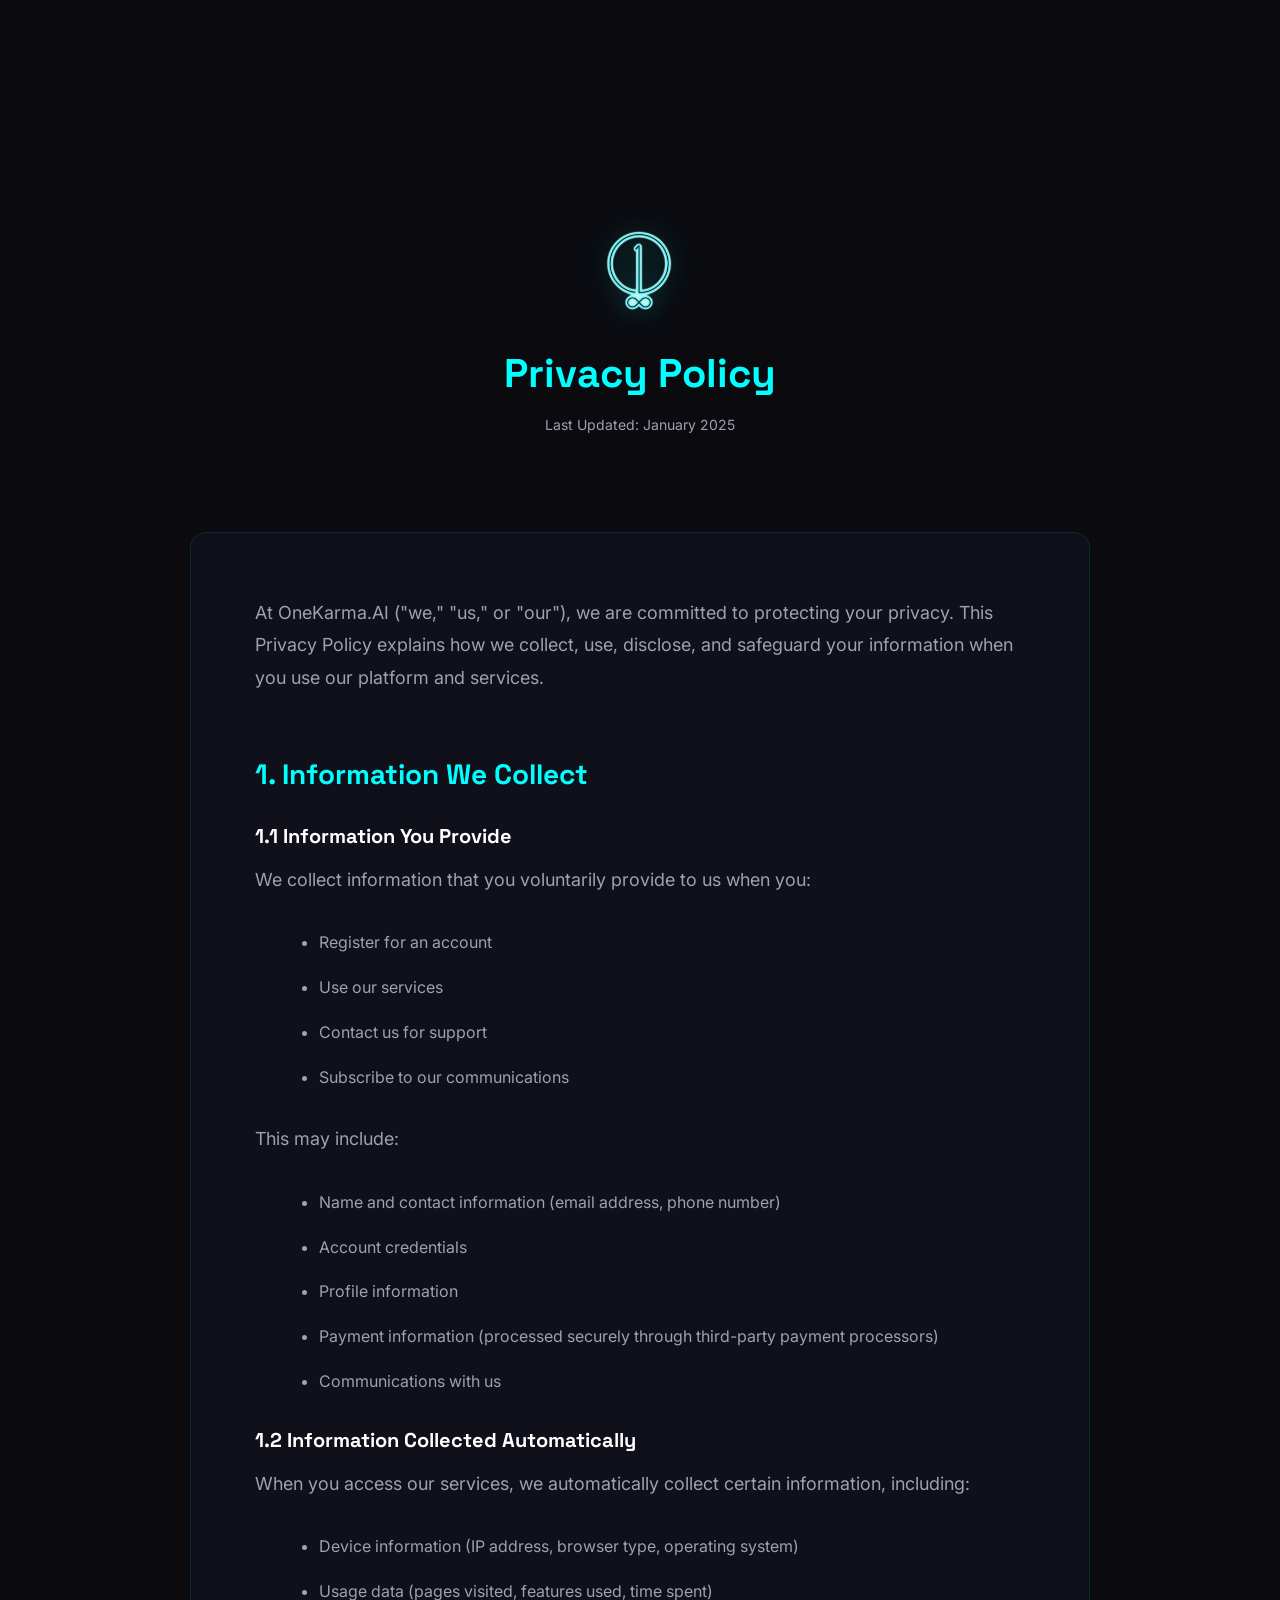
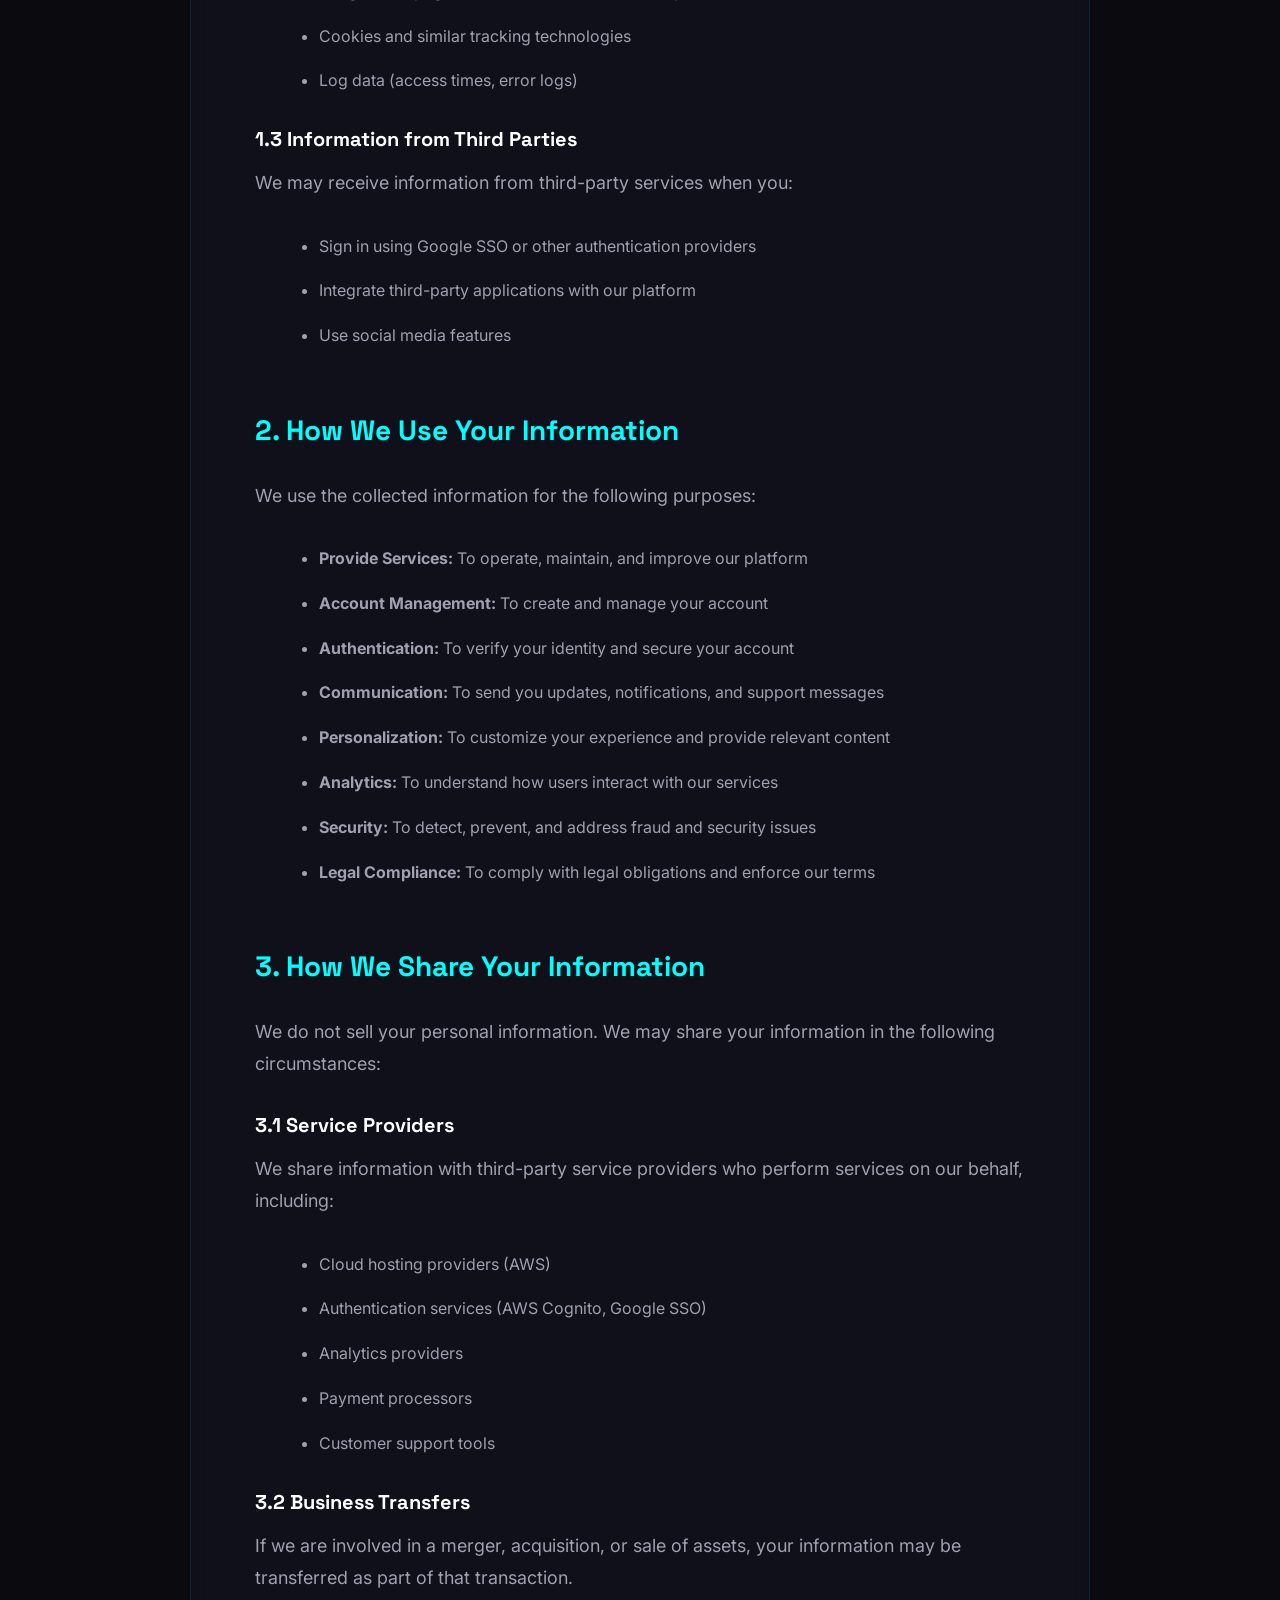
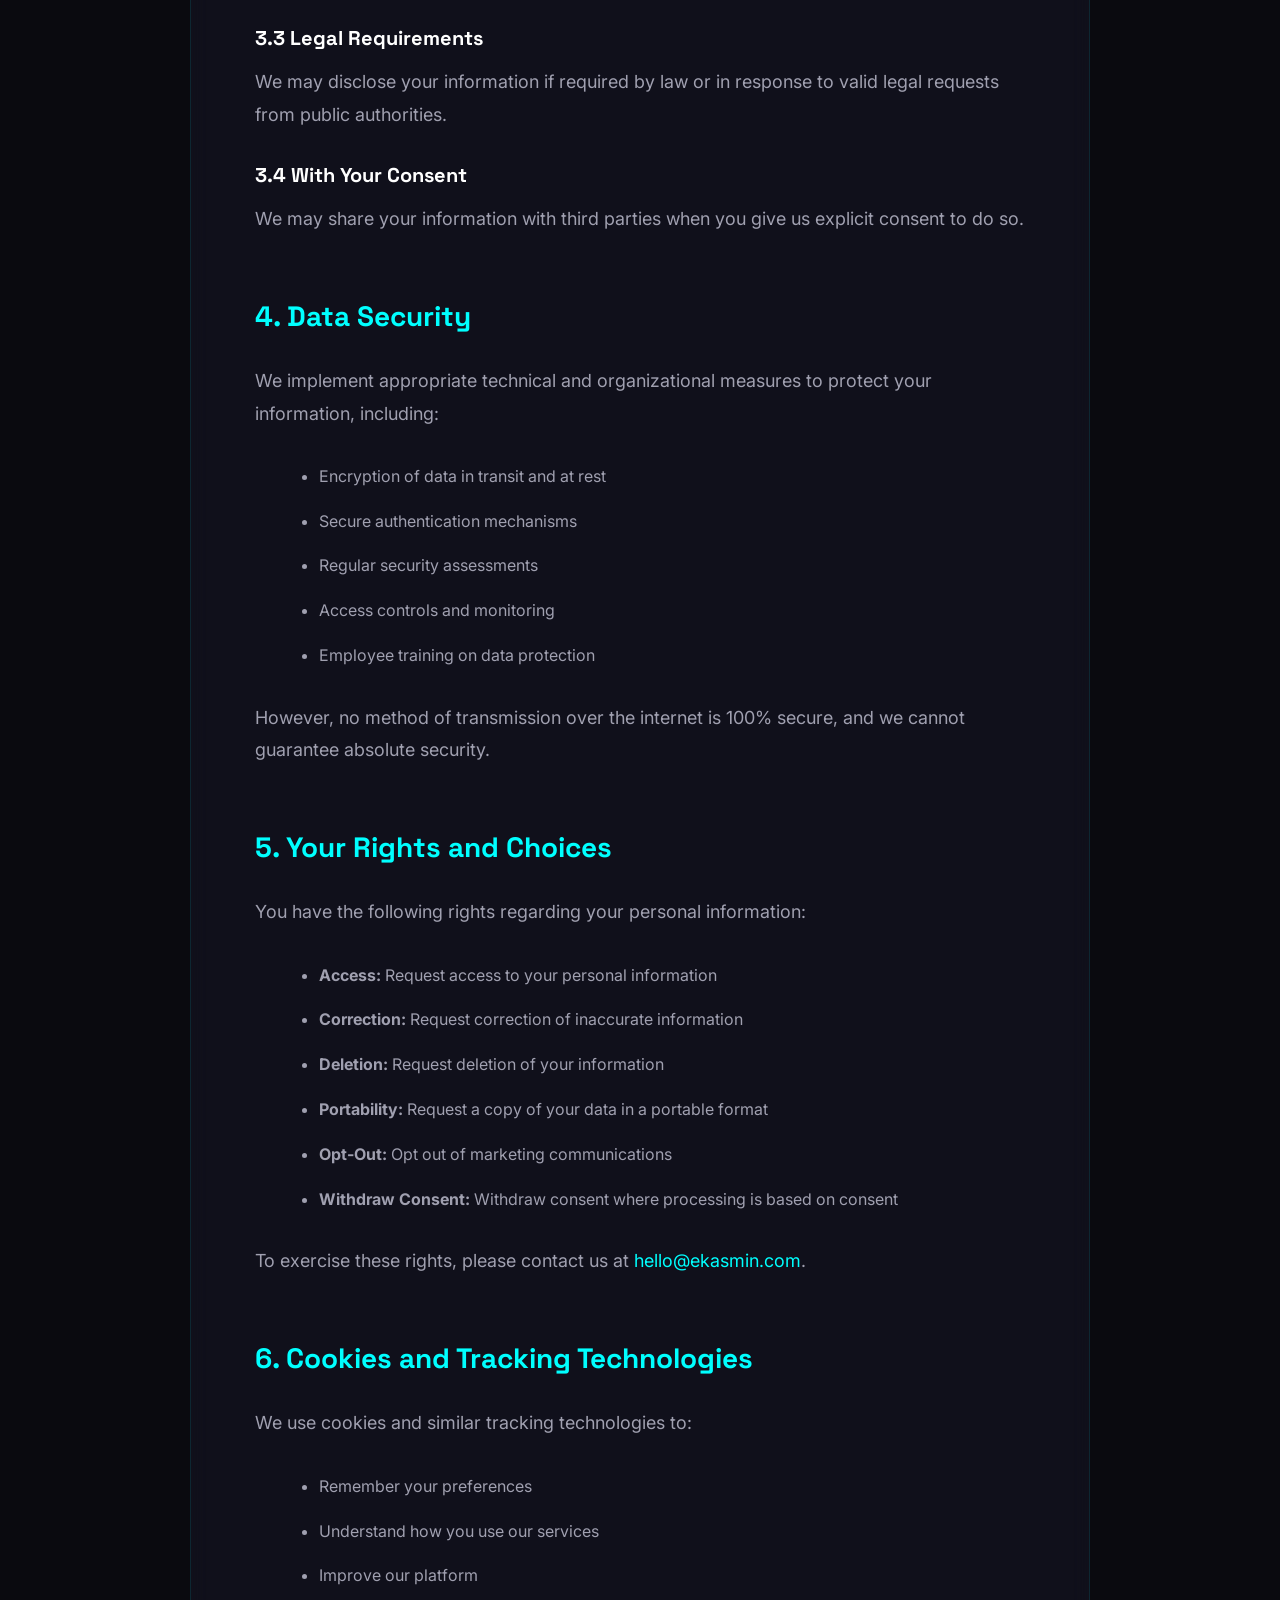
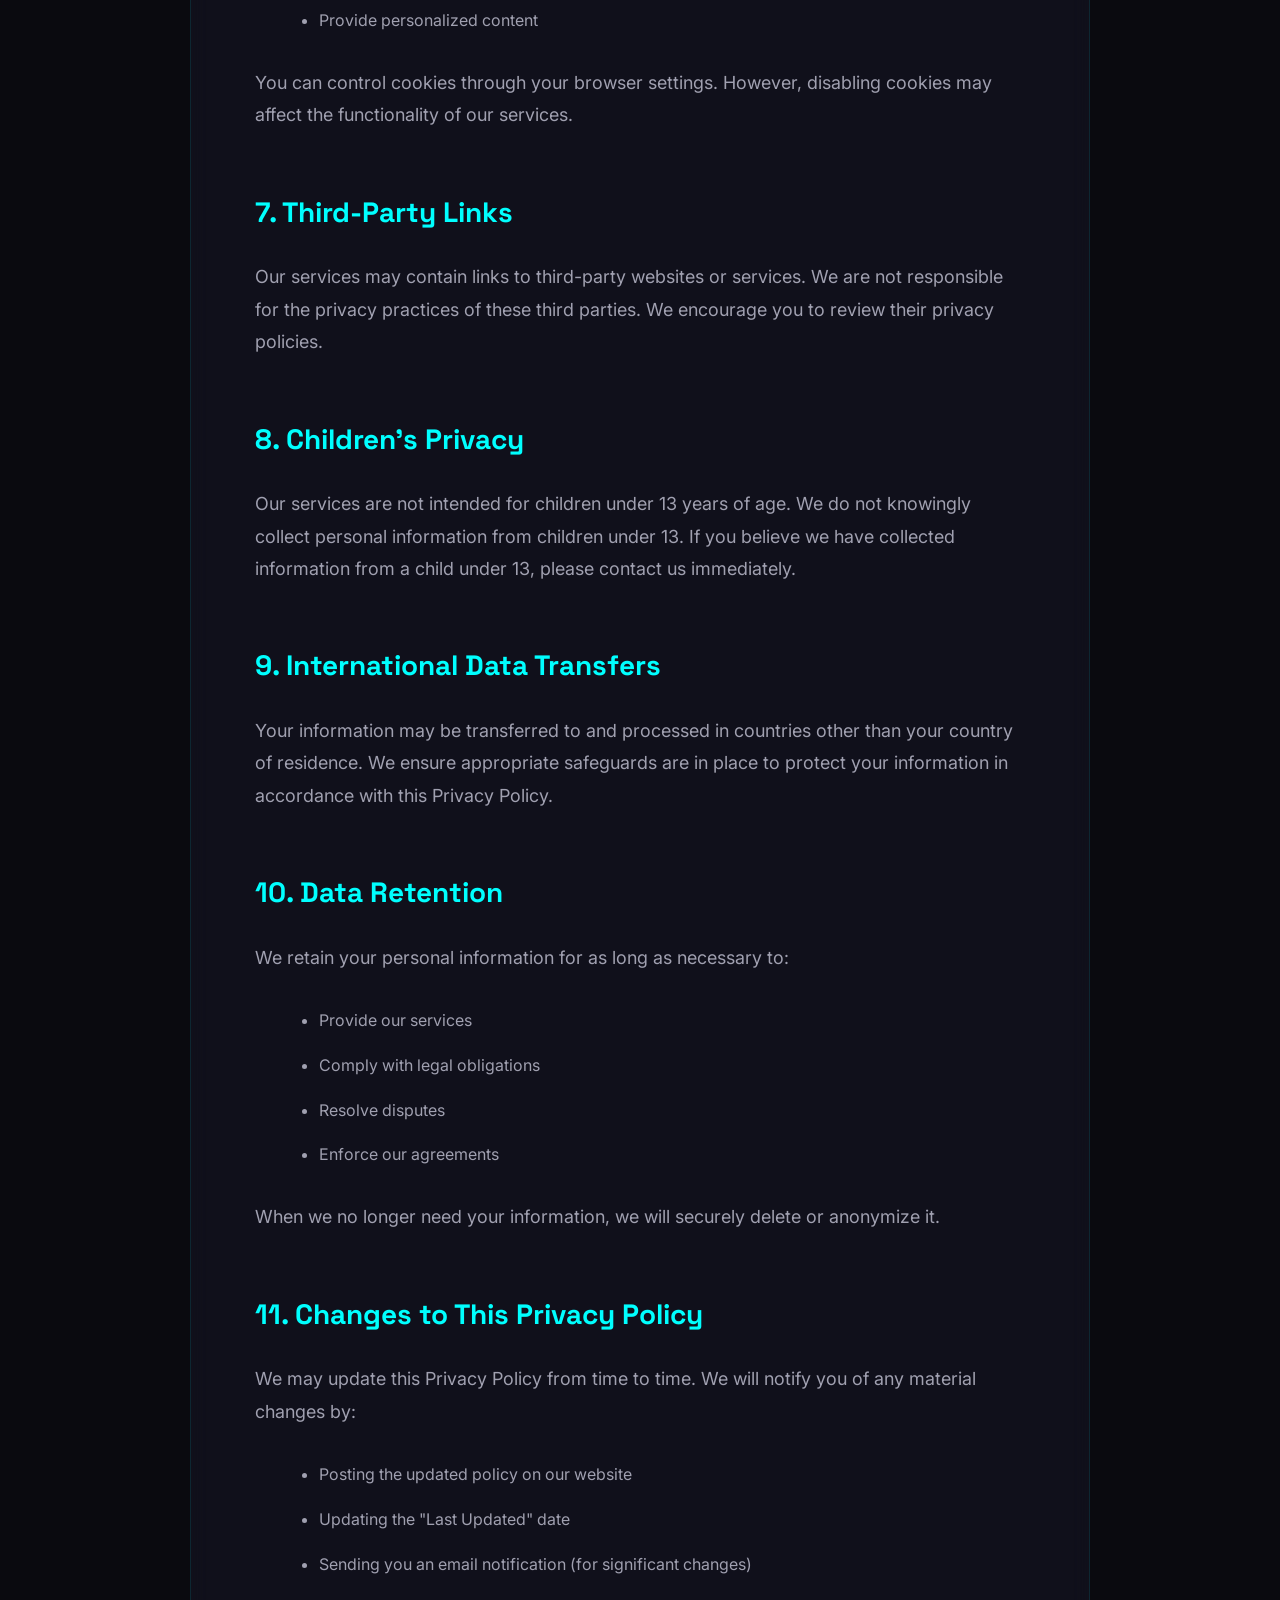
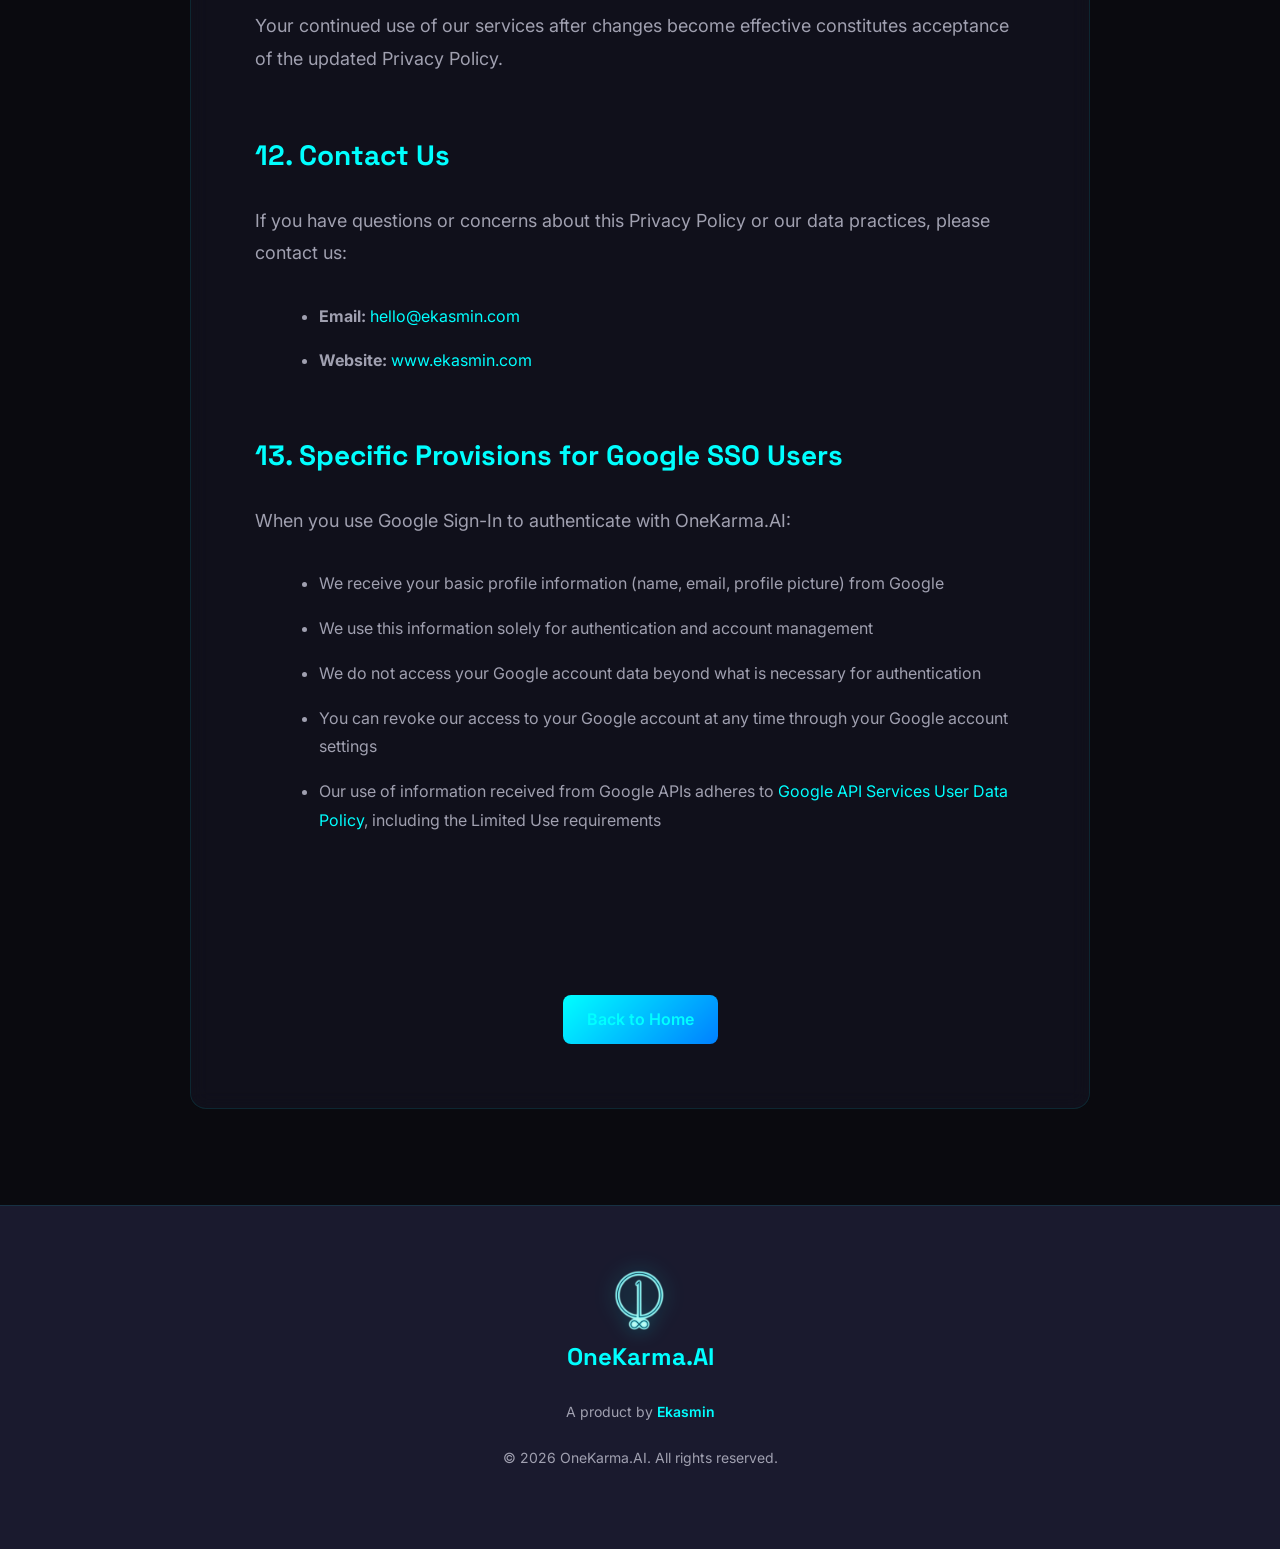
<file: privacy-policy.html>
<!DOCTYPE html>
<html lang="en">
<head>
  <meta charset="UTF-8">
  <meta name="viewport" content="width=device-width, initial-scale=1.0">
  <meta name="description" content="Privacy Policy for OneKarma.AI - Learn how we collect, use, and protect your data.">
  <title>Privacy Policy - OneKarma.AI</title>
  
  <!-- Favicons - OneKarma Logo -->
  <link rel="icon" type="image/x-icon" href="images/favicon/favicon.ico">
  <link rel="icon" type="image/png" sizes="16x16" href="images/favicon/favicon-16x16.png">
  <link rel="icon" type="image/png" sizes="32x32" href="images/favicon/favicon-32x32.png">
  <link rel="apple-touch-icon" sizes="180x180" href="images/favicon/apple-touch-icon.png">
  <link rel="icon" type="image/png" sizes="192x192" href="images/favicon/android-chrome-192x192.png">
  <link rel="icon" type="image/png" sizes="512x512" href="images/favicon/android-chrome-512x512.png">
  <link rel="manifest" href="images/favicon/site.webmanifest">
  
  <!-- Stylesheets -->
  <link rel="stylesheet" href="css/style.css">
  <link rel="preconnect" href="https://fonts.googleapis.com">
  <link rel="preconnect" href="https://fonts.gstatic.com" crossorigin>
  <link href="https://fonts.googleapis.com/css2?family=Inter:wght@300;400;600;700&family=Space+Grotesk:wght@400;600;700&display=swap" rel="stylesheet">
  
  <style>
    .legal-page {
      min-height: 100vh;
      background: var(--color-bg-primary);
      padding: var(--spacing-xl) 0;
    }
    
    .legal-header {
      text-align: center;
      margin-bottom: var(--spacing-xl);
      padding-top: var(--spacing-lg);
    }
    
    .legal-logo {
      margin-bottom: var(--spacing-md);
    }
    
    .legal-logo img {
      width: 80px;
      height: auto;
      filter: drop-shadow(0 0 15px rgba(0, 255, 255, 0.3));
    }
    
    .legal-title {
      font-size: 2.5rem;
      color: var(--color-accent-cyan);
      margin-bottom: var(--spacing-sm);
    }
    
    .legal-updated {
      color: var(--color-text-secondary);
      font-size: 0.875rem;
    }
    
    .legal-content {
      max-width: 900px;
      margin: 0 auto;
      background: rgba(26, 26, 46, 0.4);
      backdrop-filter: blur(10px);
      border: 1px solid rgba(0, 255, 255, 0.1);
      border-radius: 16px;
      padding: var(--spacing-lg);
    }
    
    .legal-content h2 {
      color: var(--color-accent-cyan);
      margin-top: var(--spacing-lg);
      margin-bottom: var(--spacing-md);
      font-size: 1.75rem;
    }
    
    .legal-content h3 {
      color: var(--color-text-primary);
      margin-top: var(--spacing-md);
      margin-bottom: var(--spacing-sm);
      font-size: 1.25rem;
    }
    
    .legal-content p {
      color: var(--color-text-secondary);
      line-height: 1.8;
      margin-bottom: var(--spacing-md);
    }
    
    .legal-content ul, .legal-content ol {
      color: var(--color-text-secondary);
      line-height: 1.8;
      margin-bottom: var(--spacing-md);
      padding-left: var(--spacing-lg);
    }
    
    .legal-content li {
      margin-bottom: var(--spacing-sm);
    }
    
    .legal-content a {
      color: var(--color-accent-cyan);
      text-decoration: none;
      transition: color 0.3s ease;
    }
    
    .legal-content a:hover {
      color: var(--color-accent-blue);
      text-decoration: underline;
    }
    
    .back-home {
      display: inline-block;
      margin-top: var(--spacing-lg);
      padding: 0.75rem 1.5rem;
      background: linear-gradient(135deg, var(--color-accent-cyan), var(--color-accent-blue));
      color: var(--color-bg-primary);
      text-decoration: none;
      border-radius: 8px;
      font-weight: 600;
      transition: transform 0.3s ease, box-shadow 0.3s ease;
    }
    
    .back-home:hover {
      transform: translateY(-2px);
      box-shadow: 0 6px 30px rgba(0, 255, 255, 0.5);
    }
    
    @media (max-width: 768px) {
      .legal-title {
        font-size: 2rem;
      }
      
      .legal-content {
        padding: var(--spacing-md);
      }
    }
  </style>
</head>
<body>
  
  <div class="legal-page">
    <div class="container">
      <div class="legal-header">
        <div class="legal-logo">
          <a href="index.html">
            <img src="images/logo.png" alt="OneKarma.AI Logo">
          </a>
        </div>
        <h1 class="legal-title">Privacy Policy</h1>
        <p class="legal-updated">Last Updated: January 2025</p>
      </div>
      
      <div class="legal-content">
        <p>At OneKarma.AI ("we," "us," or "our"), we are committed to protecting your privacy. This Privacy Policy explains how we collect, use, disclose, and safeguard your information when you use our platform and services.</p>
        
        <h2>1. Information We Collect</h2>
        
        <h3>1.1 Information You Provide</h3>
        <p>We collect information that you voluntarily provide to us when you:</p>
        <ul>
          <li>Register for an account</li>
          <li>Use our services</li>
          <li>Contact us for support</li>
          <li>Subscribe to our communications</li>
        </ul>
        <p>This may include:</p>
        <ul>
          <li>Name and contact information (email address, phone number)</li>
          <li>Account credentials</li>
          <li>Profile information</li>
          <li>Payment information (processed securely through third-party payment processors)</li>
          <li>Communications with us</li>
        </ul>
        
        <h3>1.2 Information Collected Automatically</h3>
        <p>When you access our services, we automatically collect certain information, including:</p>
        <ul>
          <li>Device information (IP address, browser type, operating system)</li>
          <li>Usage data (pages visited, features used, time spent)</li>
          <li>Cookies and similar tracking technologies</li>
          <li>Log data (access times, error logs)</li>
        </ul>
        
        <h3>1.3 Information from Third Parties</h3>
        <p>We may receive information from third-party services when you:</p>
        <ul>
          <li>Sign in using Google SSO or other authentication providers</li>
          <li>Integrate third-party applications with our platform</li>
          <li>Use social media features</li>
        </ul>
        
        <h2>2. How We Use Your Information</h2>
        
        <p>We use the collected information for the following purposes:</p>
        <ul>
          <li><strong>Provide Services:</strong> To operate, maintain, and improve our platform</li>
          <li><strong>Account Management:</strong> To create and manage your account</li>
          <li><strong>Authentication:</strong> To verify your identity and secure your account</li>
          <li><strong>Communication:</strong> To send you updates, notifications, and support messages</li>
          <li><strong>Personalization:</strong> To customize your experience and provide relevant content</li>
          <li><strong>Analytics:</strong> To understand how users interact with our services</li>
          <li><strong>Security:</strong> To detect, prevent, and address fraud and security issues</li>
          <li><strong>Legal Compliance:</strong> To comply with legal obligations and enforce our terms</li>
        </ul>
        
        <h2>3. How We Share Your Information</h2>
        
        <p>We do not sell your personal information. We may share your information in the following circumstances:</p>
        
        <h3>3.1 Service Providers</h3>
        <p>We share information with third-party service providers who perform services on our behalf, including:</p>
        <ul>
          <li>Cloud hosting providers (AWS)</li>
          <li>Authentication services (AWS Cognito, Google SSO)</li>
          <li>Analytics providers</li>
          <li>Payment processors</li>
          <li>Customer support tools</li>
        </ul>
        
        <h3>3.2 Business Transfers</h3>
        <p>If we are involved in a merger, acquisition, or sale of assets, your information may be transferred as part of that transaction.</p>
        
        <h3>3.3 Legal Requirements</h3>
        <p>We may disclose your information if required by law or in response to valid legal requests from public authorities.</p>
        
        <h3>3.4 With Your Consent</h3>
        <p>We may share your information with third parties when you give us explicit consent to do so.</p>
        
        <h2>4. Data Security</h2>
        
        <p>We implement appropriate technical and organizational measures to protect your information, including:</p>
        <ul>
          <li>Encryption of data in transit and at rest</li>
          <li>Secure authentication mechanisms</li>
          <li>Regular security assessments</li>
          <li>Access controls and monitoring</li>
          <li>Employee training on data protection</li>
        </ul>
        <p>However, no method of transmission over the internet is 100% secure, and we cannot guarantee absolute security.</p>
        
        <h2>5. Your Rights and Choices</h2>
        
        <p>You have the following rights regarding your personal information:</p>
        <ul>
          <li><strong>Access:</strong> Request access to your personal information</li>
          <li><strong>Correction:</strong> Request correction of inaccurate information</li>
          <li><strong>Deletion:</strong> Request deletion of your information</li>
          <li><strong>Portability:</strong> Request a copy of your data in a portable format</li>
          <li><strong>Opt-Out:</strong> Opt out of marketing communications</li>
          <li><strong>Withdraw Consent:</strong> Withdraw consent where processing is based on consent</li>
        </ul>
        <p>To exercise these rights, please contact us at <a href="mailto:hello@ekasmin.com">hello@ekasmin.com</a>.</p>
        
        <h2>6. Cookies and Tracking Technologies</h2>
        
        <p>We use cookies and similar tracking technologies to:</p>
        <ul>
          <li>Remember your preferences</li>
          <li>Understand how you use our services</li>
          <li>Improve our platform</li>
          <li>Provide personalized content</li>
        </ul>
        <p>You can control cookies through your browser settings. However, disabling cookies may affect the functionality of our services.</p>
        
        <h2>7. Third-Party Links</h2>
        
        <p>Our services may contain links to third-party websites or services. We are not responsible for the privacy practices of these third parties. We encourage you to review their privacy policies.</p>
        
        <h2>8. Children's Privacy</h2>
        
        <p>Our services are not intended for children under 13 years of age. We do not knowingly collect personal information from children under 13. If you believe we have collected information from a child under 13, please contact us immediately.</p>
        
        <h2>9. International Data Transfers</h2>
        
        <p>Your information may be transferred to and processed in countries other than your country of residence. We ensure appropriate safeguards are in place to protect your information in accordance with this Privacy Policy.</p>
        
        <h2>10. Data Retention</h2>
        
        <p>We retain your personal information for as long as necessary to:</p>
        <ul>
          <li>Provide our services</li>
          <li>Comply with legal obligations</li>
          <li>Resolve disputes</li>
          <li>Enforce our agreements</li>
        </ul>
        <p>When we no longer need your information, we will securely delete or anonymize it.</p>
        
        <h2>11. Changes to This Privacy Policy</h2>
        
        <p>We may update this Privacy Policy from time to time. We will notify you of any material changes by:</p>
        <ul>
          <li>Posting the updated policy on our website</li>
          <li>Updating the "Last Updated" date</li>
          <li>Sending you an email notification (for significant changes)</li>
        </ul>
        <p>Your continued use of our services after changes become effective constitutes acceptance of the updated Privacy Policy.</p>
        
        <h2>12. Contact Us</h2>
        
        <p>If you have questions or concerns about this Privacy Policy or our data practices, please contact us:</p>
        <ul>
          <li><strong>Email:</strong> <a href="mailto:hello@ekasmin.com">hello@ekasmin.com</a></li>
          <li><strong>Website:</strong> <a href="https://www.ekasmin.com" target="_blank" rel="noopener noreferrer">www.ekasmin.com</a></li>
        </ul>
        
        <h2>13. Specific Provisions for Google SSO Users</h2>
        
        <p>When you use Google Sign-In to authenticate with OneKarma.AI:</p>
        <ul>
          <li>We receive your basic profile information (name, email, profile picture) from Google</li>
          <li>We use this information solely for authentication and account management</li>
          <li>We do not access your Google account data beyond what is necessary for authentication</li>
          <li>You can revoke our access to your Google account at any time through your Google account settings</li>
          <li>Our use of information received from Google APIs adheres to <a href="https://developers.google.com/terms/api-services-user-data-policy" target="_blank" rel="noopener noreferrer">Google API Services User Data Policy</a>, including the Limited Use requirements</li>
        </ul>
        
        <div style="text-align: center; margin-top: var(--spacing-xl);">
          <a href="index.html" class="back-home">Back to Home</a>
        </div>
      </div>
    </div>
  </div>
  
  <!-- Footer -->
  <footer class="footer" role="contentinfo">
    <div class="container">
      <div class="footer-logo-section">
        <img src="images/logo.png" alt="OneKarma.AI Logo" class="footer-logo-image">
        <div class="footer-logo">OneKarma.AI</div>
      </div>
      <p class="footer-company">
        A product by <a href="https://www.ekasmin.com" target="_blank" rel="noopener noreferrer" class="footer-company-link">Ekasmin</a>
      </p>
      <p class="footer-copyright">&copy; <span id="year"></span> OneKarma.AI. All rights reserved.</p>
    </div>
  </footer>
  
  <script>
    document.getElementById('year').textContent = new Date().getFullYear();
  </script>
</body>
</html>
</file>
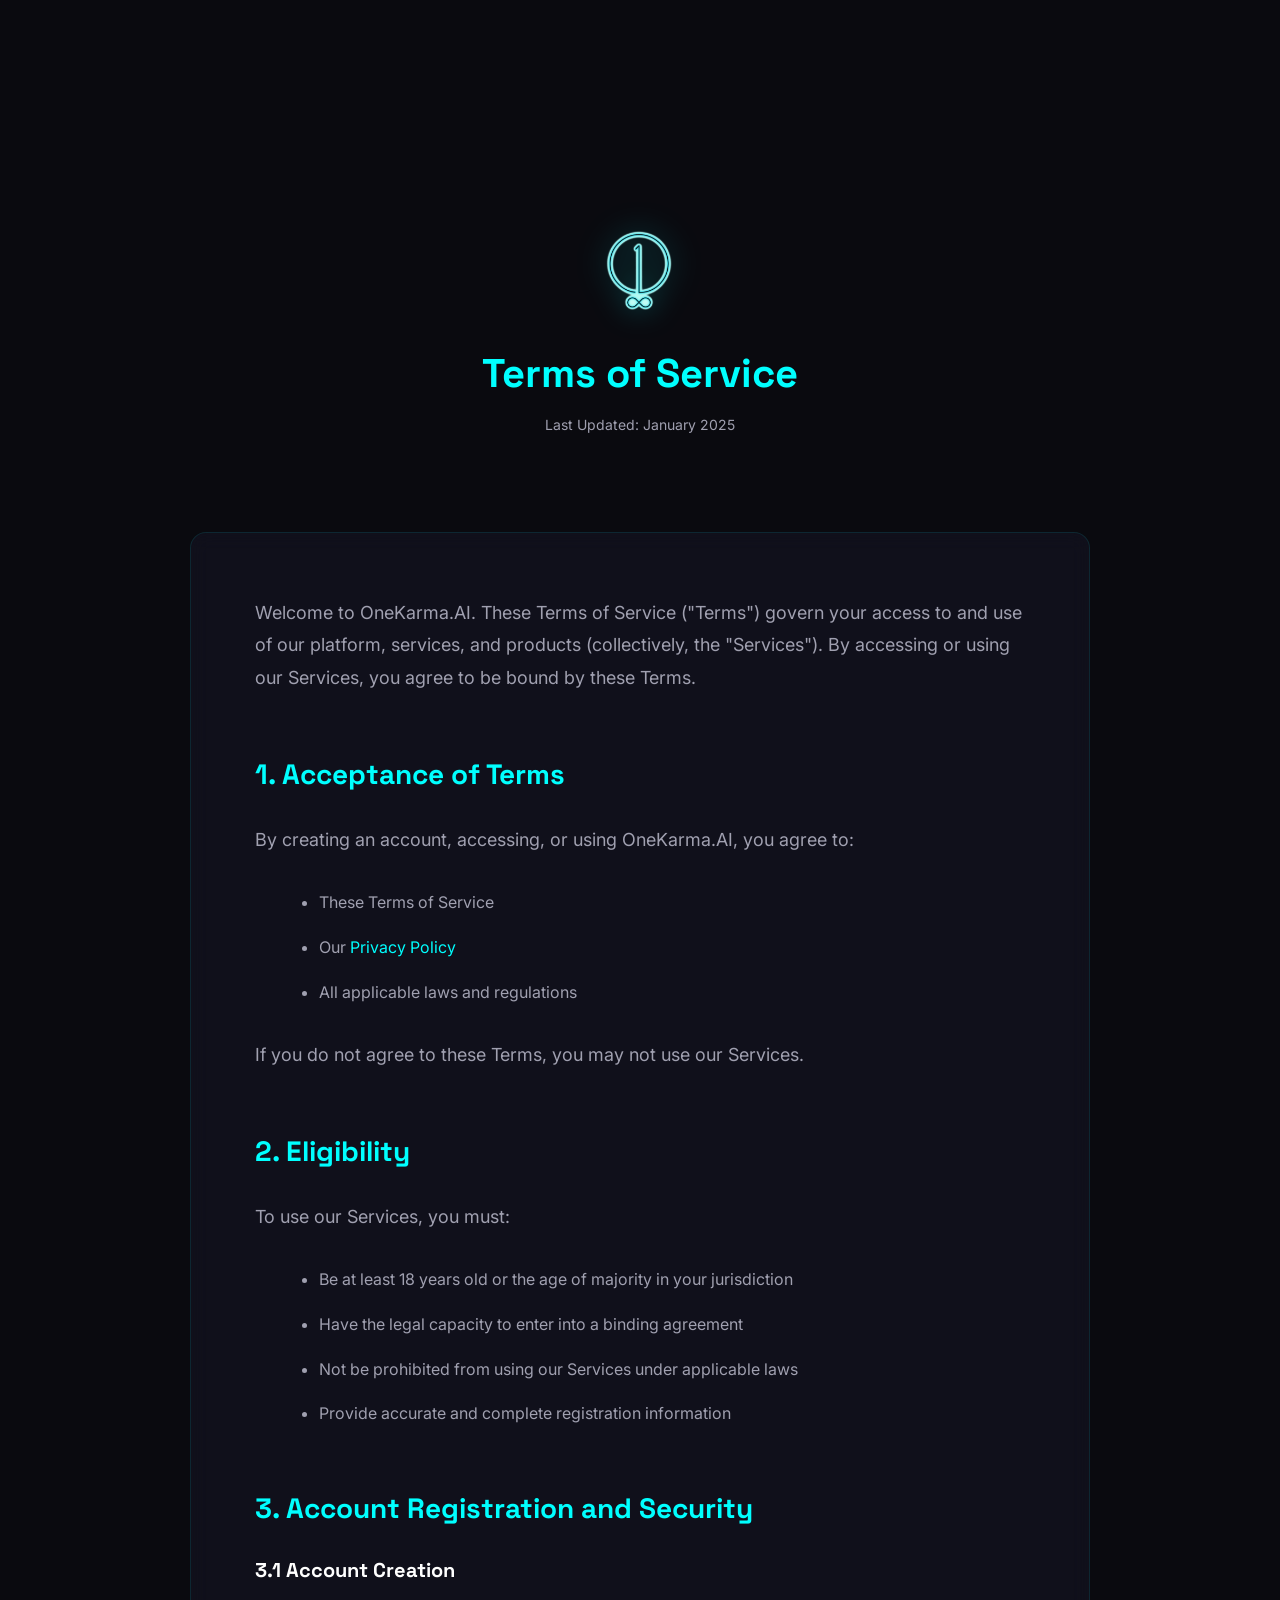
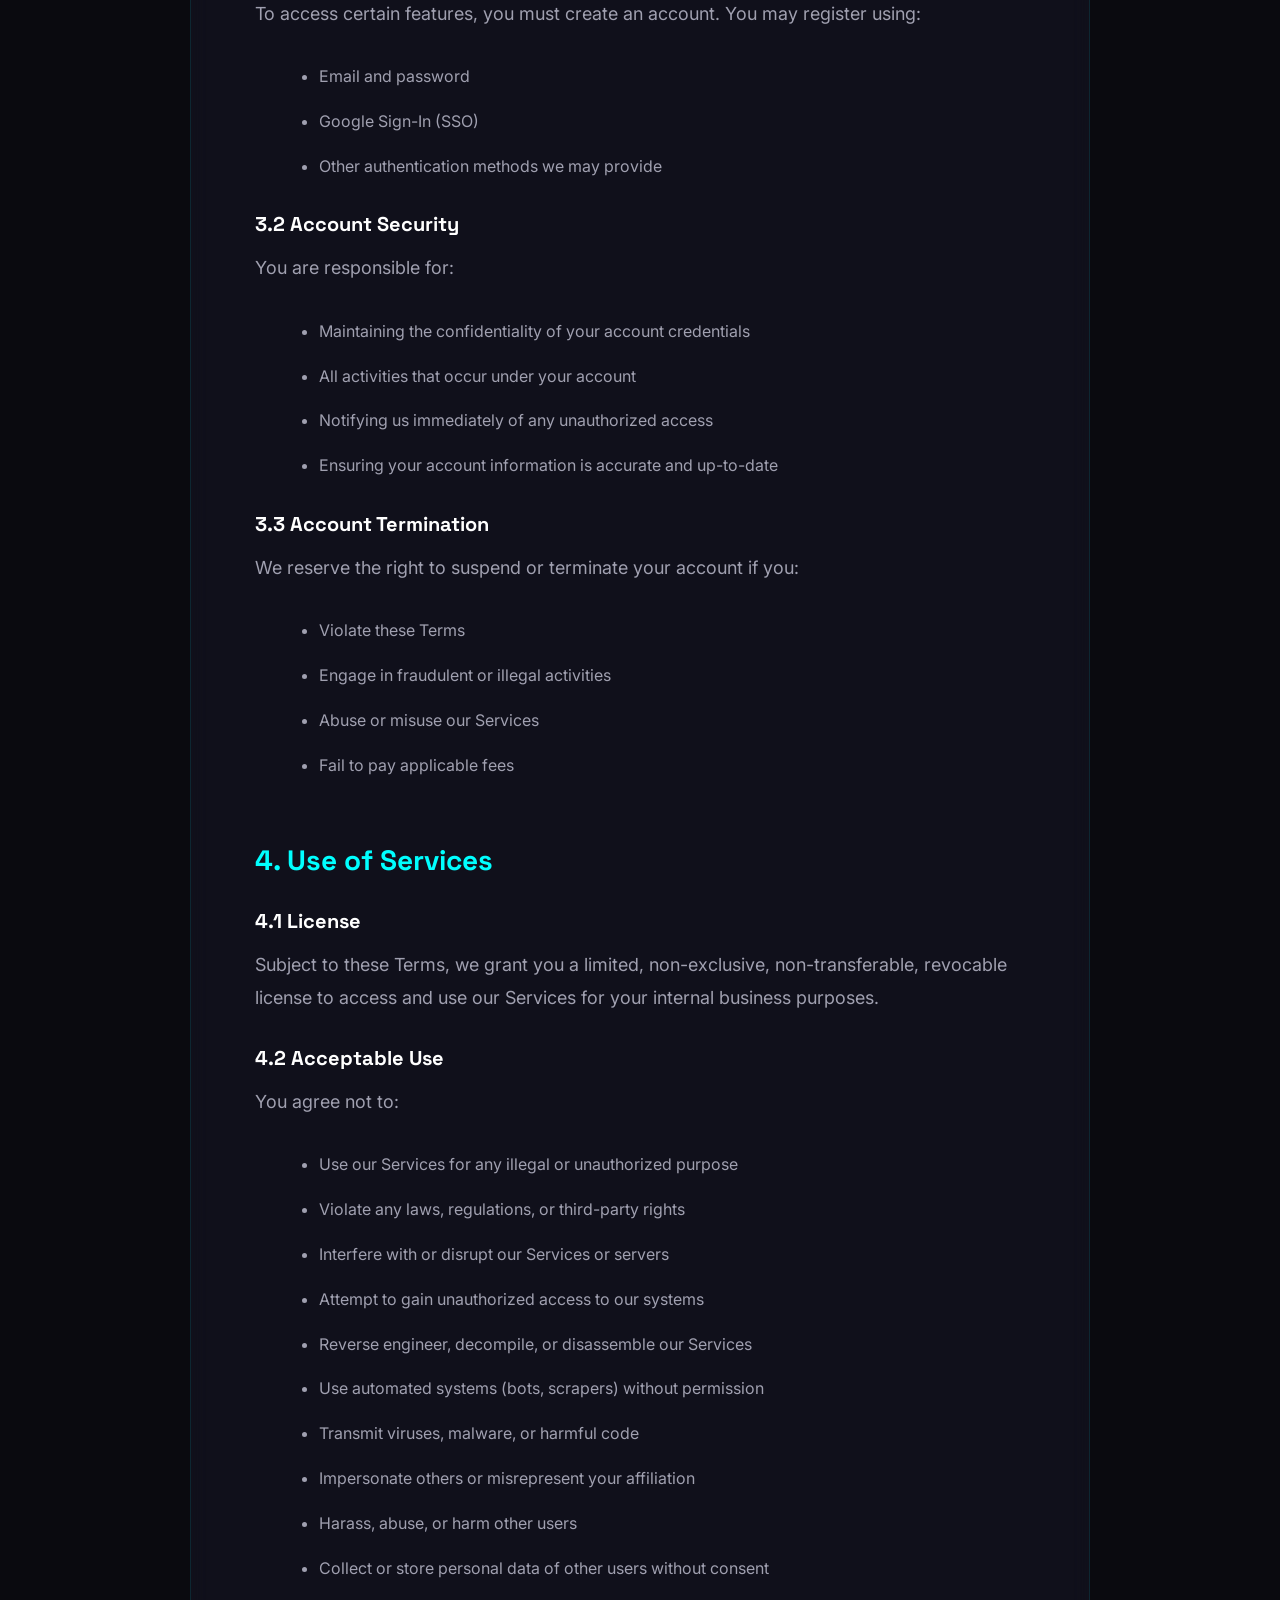
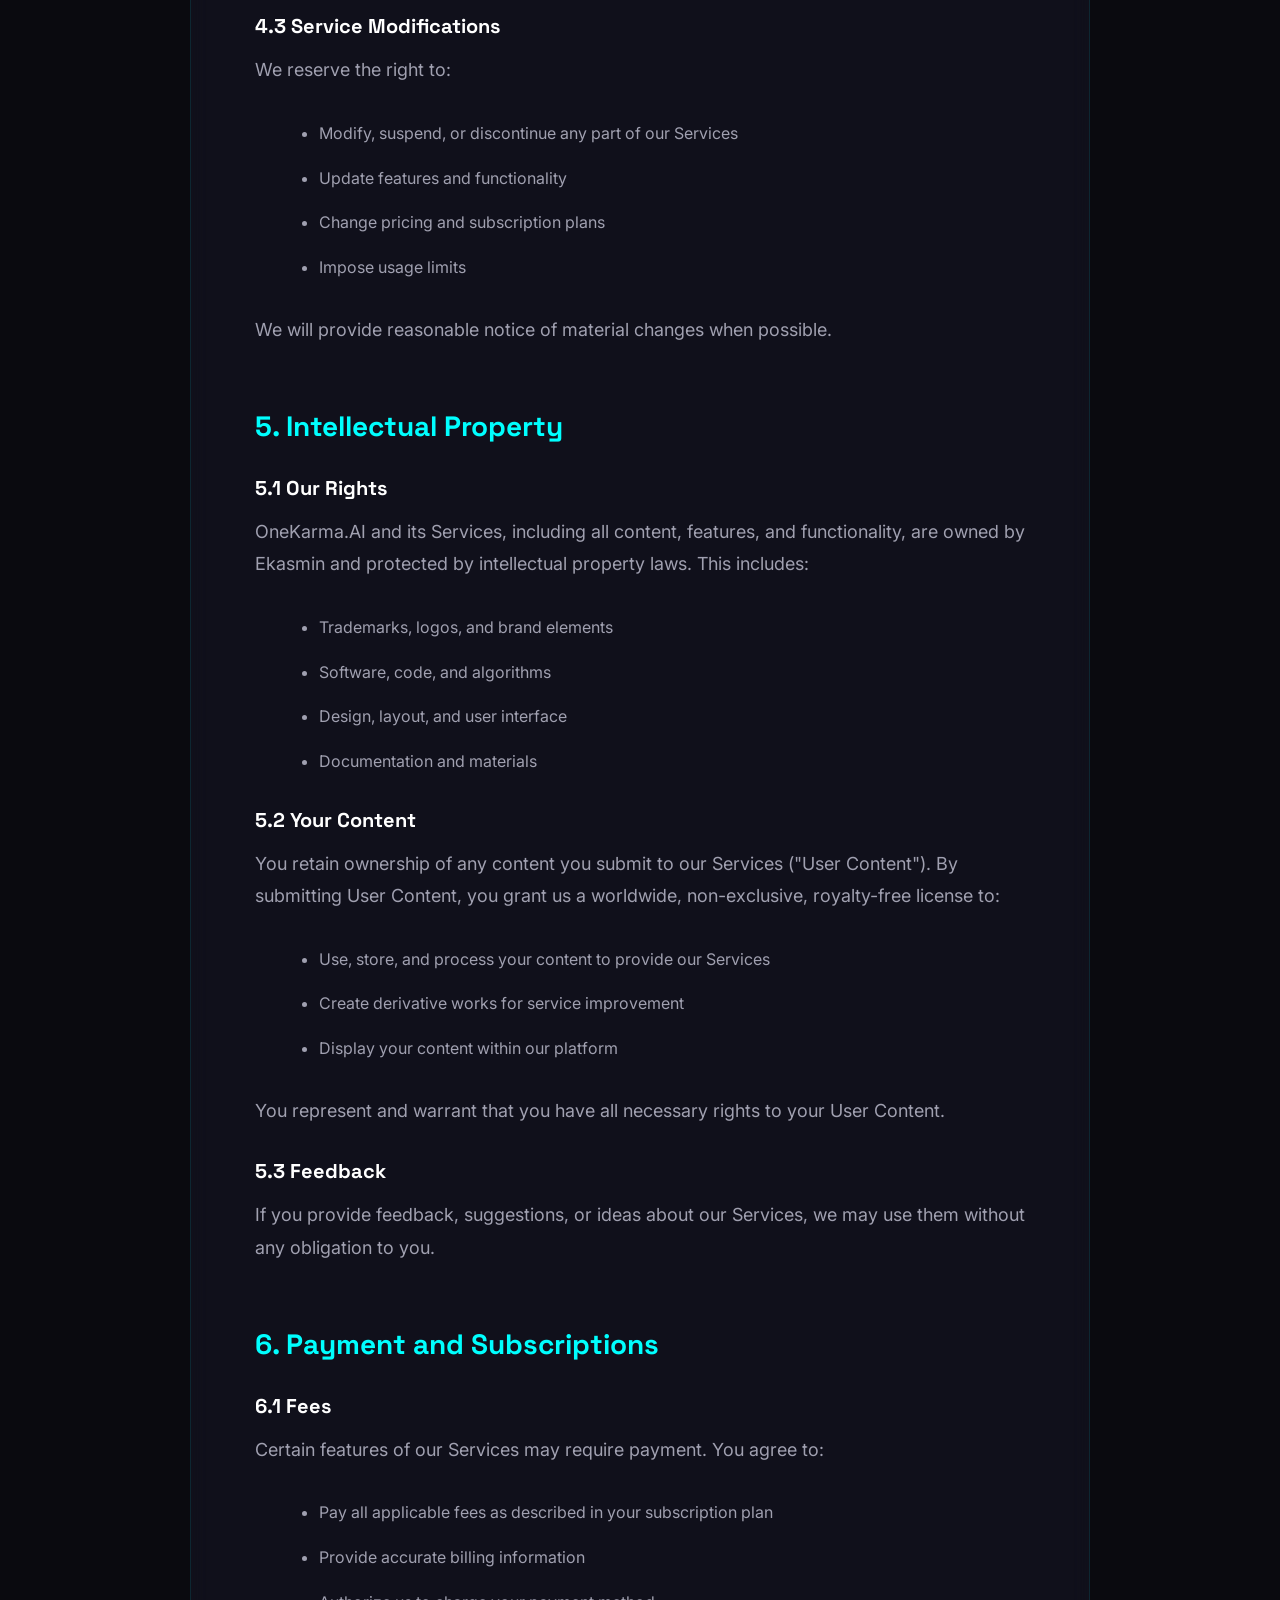
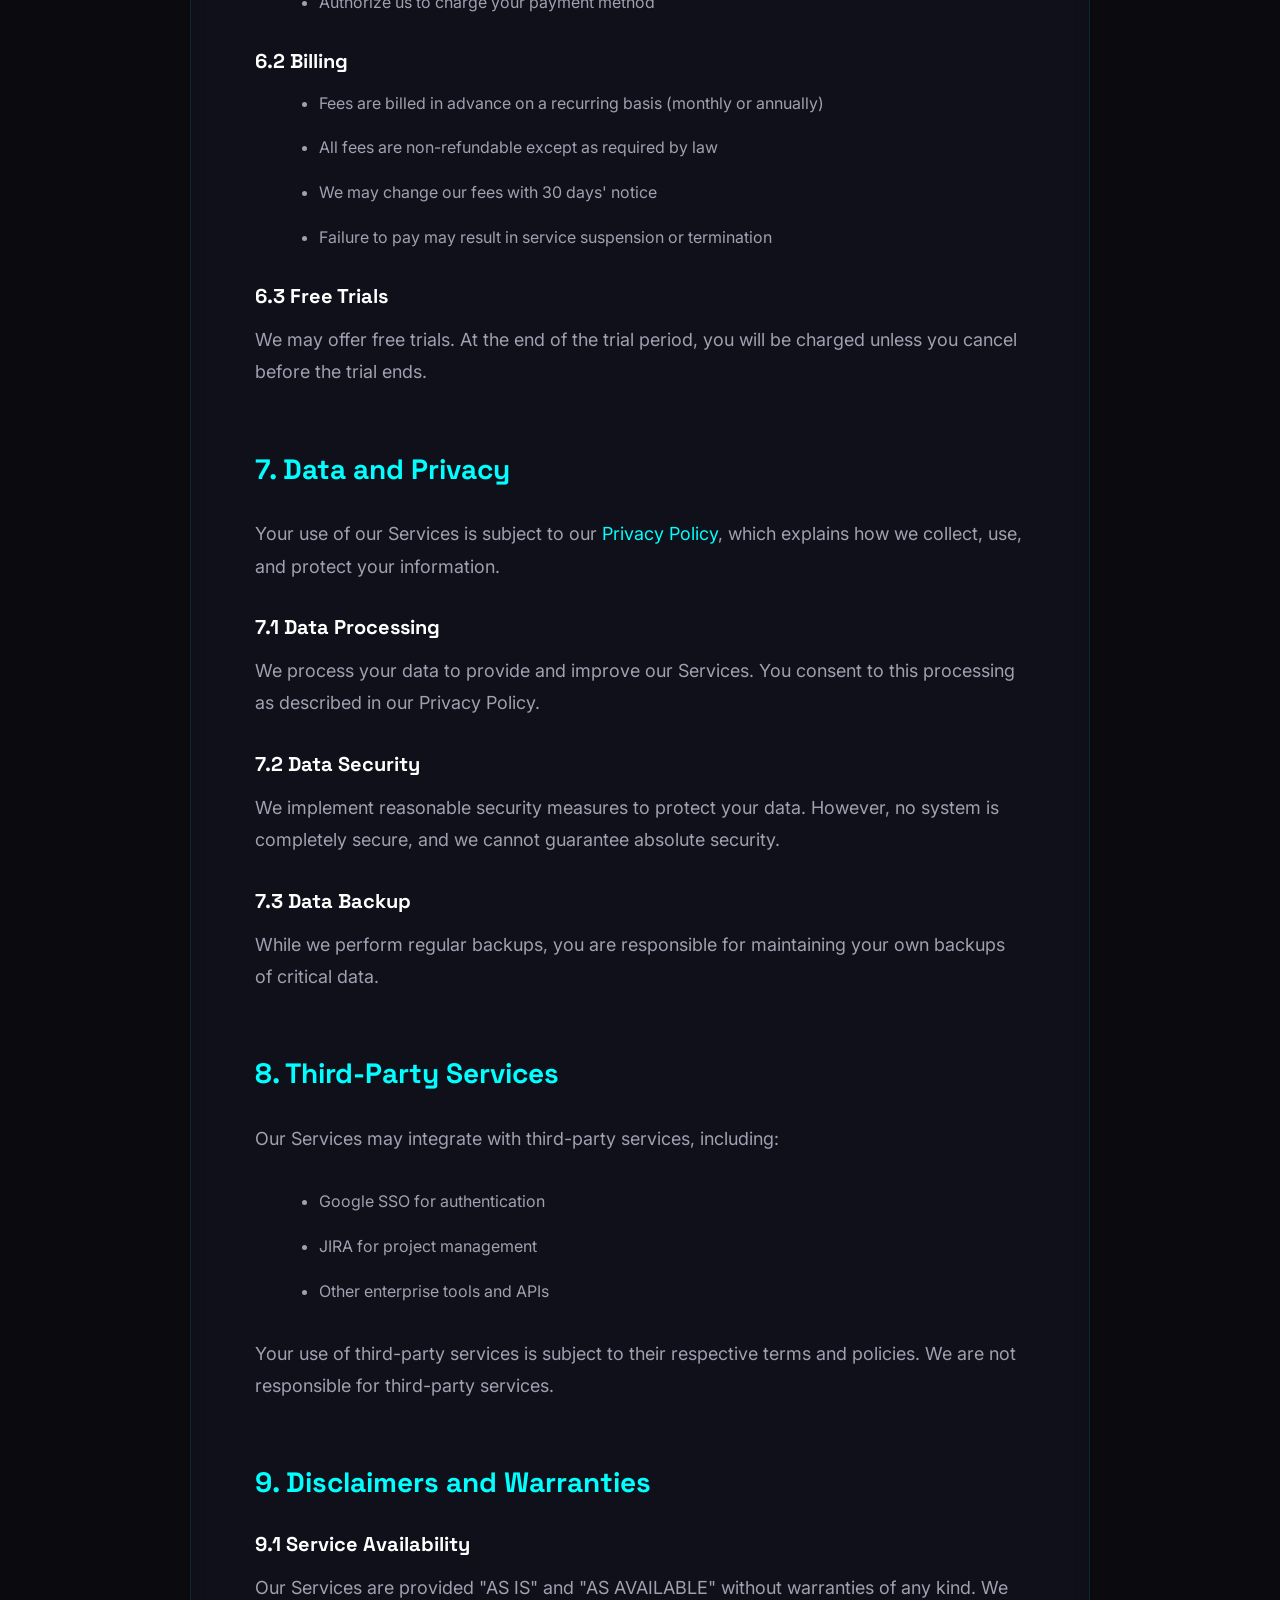
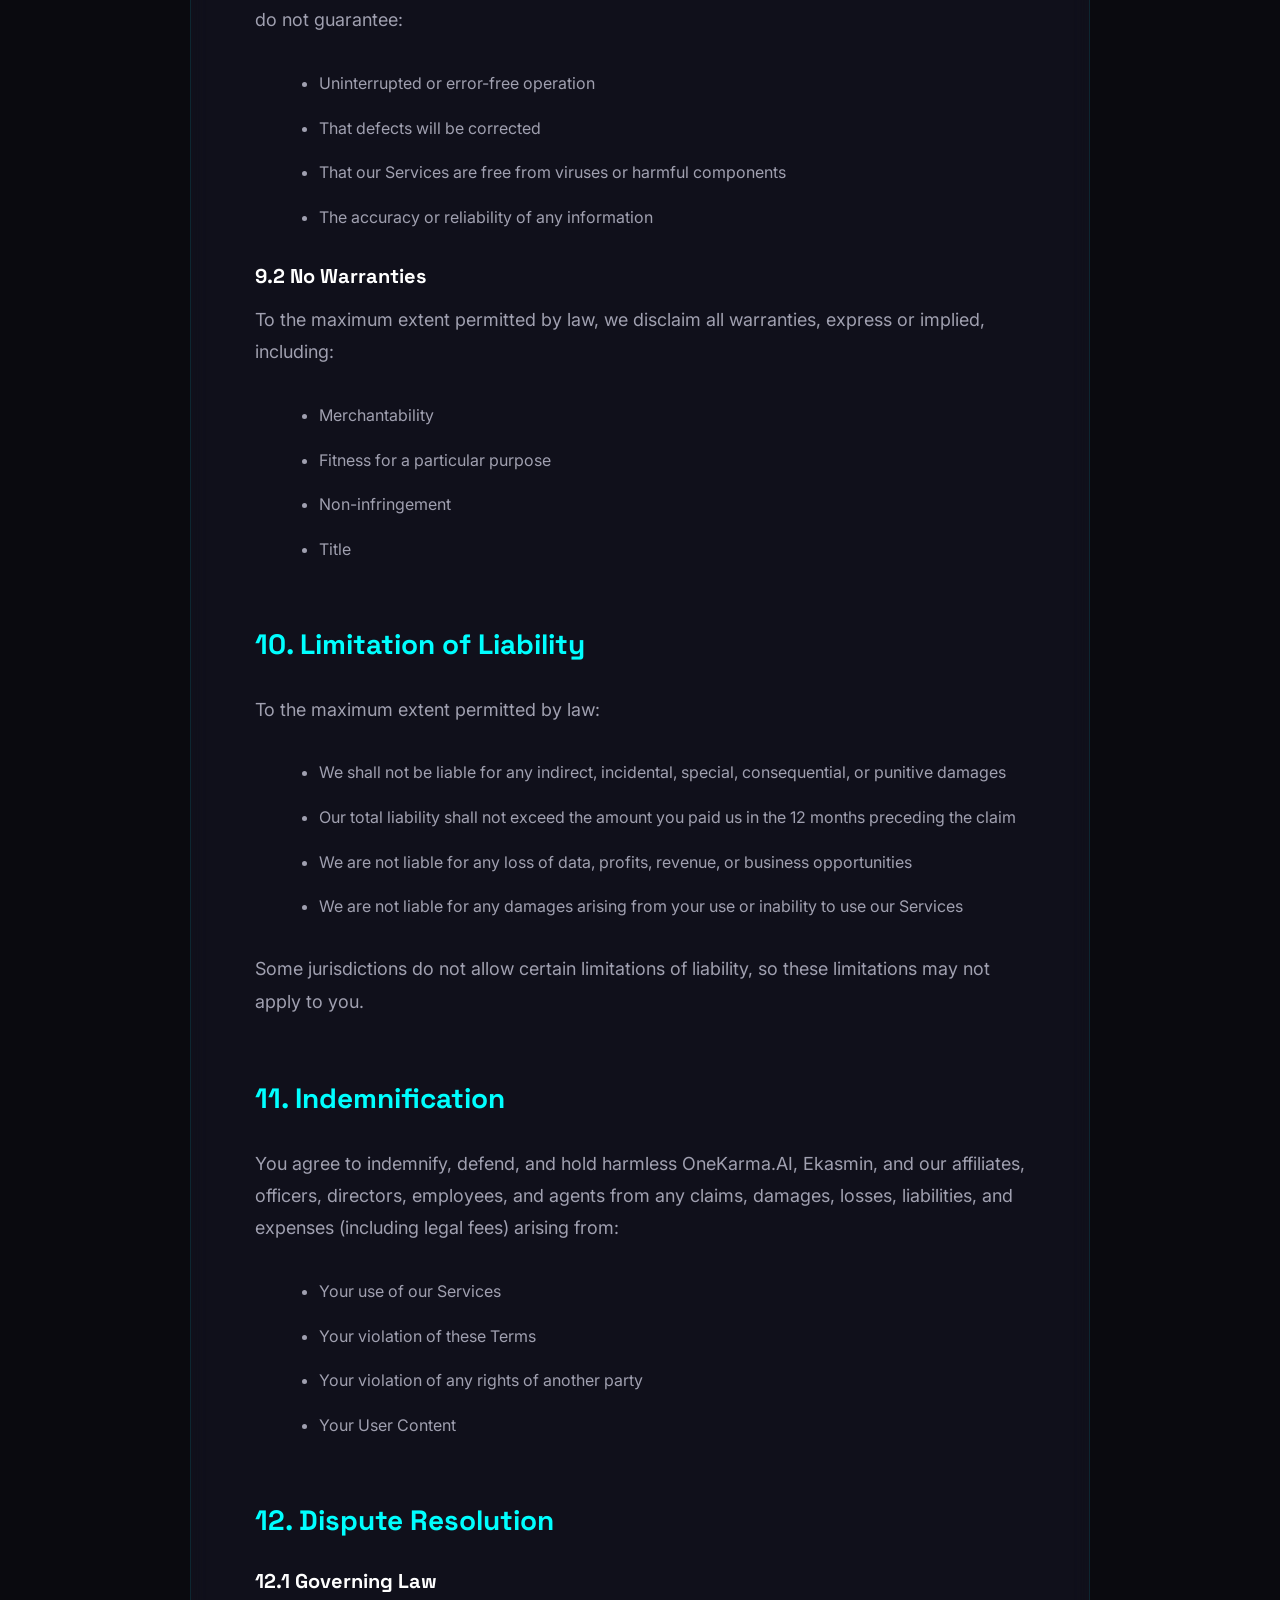
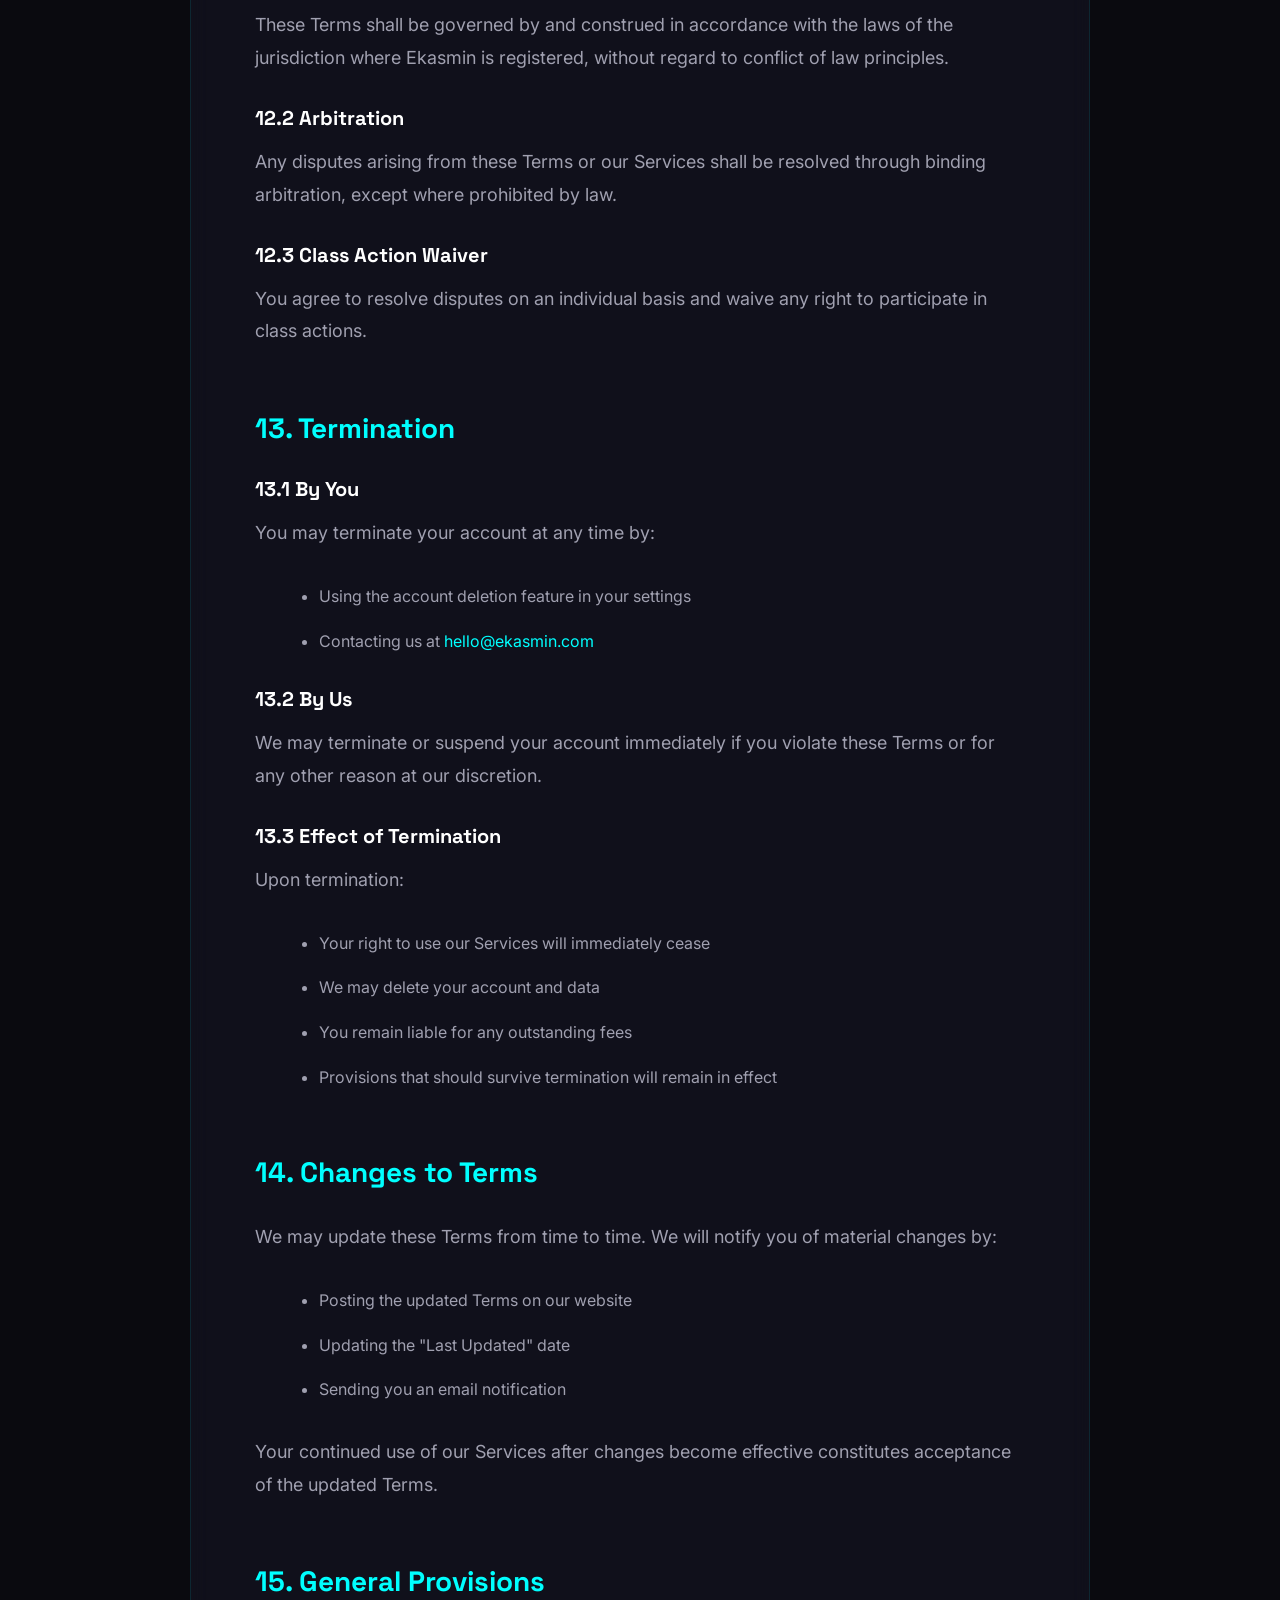
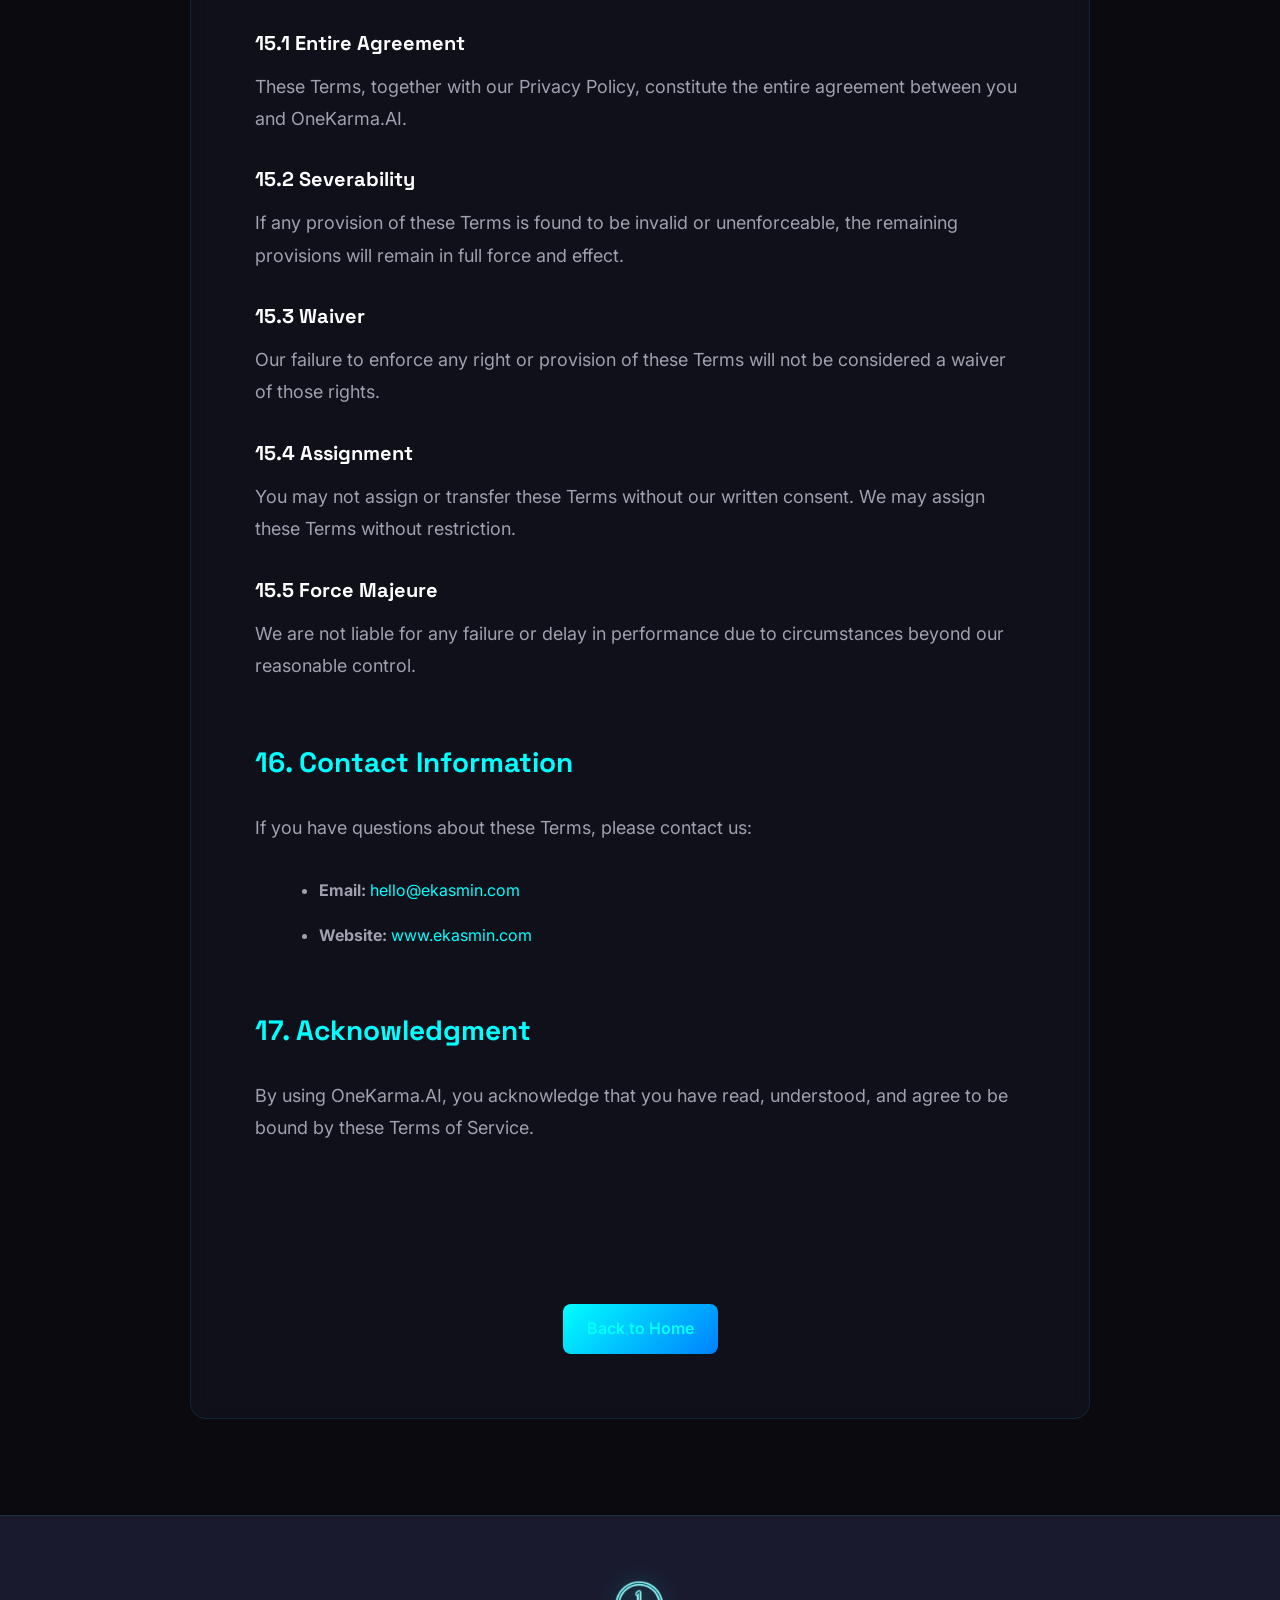
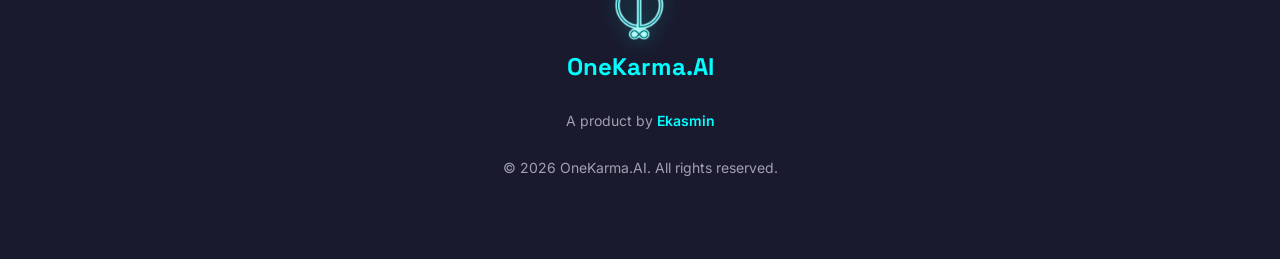
<file: terms-of-service.html>
<!DOCTYPE html>
<html lang="en">
<head>
  <meta charset="UTF-8">
  <meta name="viewport" content="width=device-width, initial-scale=1.0">
  <meta name="description" content="Terms of Service for OneKarma.AI - Read our terms and conditions for using our platform.">
  <title>Terms of Service - OneKarma.AI</title>
  
  <!-- Favicons - OneKarma Logo -->
  <link rel="icon" type="image/x-icon" href="images/favicon/favicon.ico">
  <link rel="icon" type="image/png" sizes="16x16" href="images/favicon/favicon-16x16.png">
  <link rel="icon" type="image/png" sizes="32x32" href="images/favicon/favicon-32x32.png">
  <link rel="apple-touch-icon" sizes="180x180" href="images/favicon/apple-touch-icon.png">
  <link rel="icon" type="image/png" sizes="192x192" href="images/favicon/android-chrome-192x192.png">
  <link rel="icon" type="image/png" sizes="512x512" href="images/favicon/android-chrome-512x512.png">
  <link rel="manifest" href="images/favicon/site.webmanifest">
  
  <!-- Stylesheets -->
  <link rel="stylesheet" href="css/style.css">
  <link rel="preconnect" href="https://fonts.googleapis.com">
  <link rel="preconnect" href="https://fonts.gstatic.com" crossorigin>
  <link href="https://fonts.googleapis.com/css2?family=Inter:wght@300;400;600;700&family=Space+Grotesk:wght@400;600;700&display=swap" rel="stylesheet">
  
  <style>
    .legal-page {
      min-height: 100vh;
      background: var(--color-bg-primary);
      padding: var(--spacing-xl) 0;
    }
    
    .legal-header {
      text-align: center;
      margin-bottom: var(--spacing-xl);
      padding-top: var(--spacing-lg);
    }
    
    .legal-logo {
      margin-bottom: var(--spacing-md);
    }
    
    .legal-logo img {
      width: 80px;
      height: auto;
      filter: drop-shadow(0 0 15px rgba(0, 255, 255, 0.3));
    }
    
    .legal-title {
      font-size: 2.5rem;
      color: var(--color-accent-cyan);
      margin-bottom: var(--spacing-sm);
    }
    
    .legal-updated {
      color: var(--color-text-secondary);
      font-size: 0.875rem;
    }
    
    .legal-content {
      max-width: 900px;
      margin: 0 auto;
      background: rgba(26, 26, 46, 0.4);
      backdrop-filter: blur(10px);
      border: 1px solid rgba(0, 255, 255, 0.1);
      border-radius: 16px;
      padding: var(--spacing-lg);
    }
    
    .legal-content h2 {
      color: var(--color-accent-cyan);
      margin-top: var(--spacing-lg);
      margin-bottom: var(--spacing-md);
      font-size: 1.75rem;
    }
    
    .legal-content h3 {
      color: var(--color-text-primary);
      margin-top: var(--spacing-md);
      margin-bottom: var(--spacing-sm);
      font-size: 1.25rem;
    }
    
    .legal-content p {
      color: var(--color-text-secondary);
      line-height: 1.8;
      margin-bottom: var(--spacing-md);
    }
    
    .legal-content ul, .legal-content ol {
      color: var(--color-text-secondary);
      line-height: 1.8;
      margin-bottom: var(--spacing-md);
      padding-left: var(--spacing-lg);
    }
    
    .legal-content li {
      margin-bottom: var(--spacing-sm);
    }
    
    .legal-content a {
      color: var(--color-accent-cyan);
      text-decoration: none;
      transition: color 0.3s ease;
    }
    
    .legal-content a:hover {
      color: var(--color-accent-blue);
      text-decoration: underline;
    }
    
    .back-home {
      display: inline-block;
      margin-top: var(--spacing-lg);
      padding: 0.75rem 1.5rem;
      background: linear-gradient(135deg, var(--color-accent-cyan), var(--color-accent-blue));
      color: var(--color-bg-primary);
      text-decoration: none;
      border-radius: 8px;
      font-weight: 600;
      transition: transform 0.3s ease, box-shadow 0.3s ease;
    }
    
    .back-home:hover {
      transform: translateY(-2px);
      box-shadow: 0 6px 30px rgba(0, 255, 255, 0.5);
    }
    
    @media (max-width: 768px) {
      .legal-title {
        font-size: 2rem;
      }
      
      .legal-content {
        padding: var(--spacing-md);
      }
    }
  </style>
</head>
<body>
  
  <div class="legal-page">
    <div class="container">
      <div class="legal-header">
        <div class="legal-logo">
          <a href="index.html">
            <img src="images/logo.png" alt="OneKarma.AI Logo">
          </a>
        </div>
        <h1 class="legal-title">Terms of Service</h1>
        <p class="legal-updated">Last Updated: January 2025</p>
      </div>
      
      <div class="legal-content">
        <p>Welcome to OneKarma.AI. These Terms of Service ("Terms") govern your access to and use of our platform, services, and products (collectively, the "Services"). By accessing or using our Services, you agree to be bound by these Terms.</p>
        
        <h2>1. Acceptance of Terms</h2>
        
        <p>By creating an account, accessing, or using OneKarma.AI, you agree to:</p>
        <ul>
          <li>These Terms of Service</li>
          <li>Our <a href="privacy-policy.html">Privacy Policy</a></li>
          <li>All applicable laws and regulations</li>
        </ul>
        <p>If you do not agree to these Terms, you may not use our Services.</p>
        
        <h2>2. Eligibility</h2>
        
        <p>To use our Services, you must:</p>
        <ul>
          <li>Be at least 18 years old or the age of majority in your jurisdiction</li>
          <li>Have the legal capacity to enter into a binding agreement</li>
          <li>Not be prohibited from using our Services under applicable laws</li>
          <li>Provide accurate and complete registration information</li>
        </ul>
        
        <h2>3. Account Registration and Security</h2>
        
        <h3>3.1 Account Creation</h3>
        <p>To access certain features, you must create an account. You may register using:</p>
        <ul>
          <li>Email and password</li>
          <li>Google Sign-In (SSO)</li>
          <li>Other authentication methods we may provide</li>
        </ul>
        
        <h3>3.2 Account Security</h3>
        <p>You are responsible for:</p>
        <ul>
          <li>Maintaining the confidentiality of your account credentials</li>
          <li>All activities that occur under your account</li>
          <li>Notifying us immediately of any unauthorized access</li>
          <li>Ensuring your account information is accurate and up-to-date</li>
        </ul>
        
        <h3>3.3 Account Termination</h3>
        <p>We reserve the right to suspend or terminate your account if you:</p>
        <ul>
          <li>Violate these Terms</li>
          <li>Engage in fraudulent or illegal activities</li>
          <li>Abuse or misuse our Services</li>
          <li>Fail to pay applicable fees</li>
        </ul>
        
        <h2>4. Use of Services</h2>
        
        <h3>4.1 License</h3>
        <p>Subject to these Terms, we grant you a limited, non-exclusive, non-transferable, revocable license to access and use our Services for your internal business purposes.</p>
        
        <h3>4.2 Acceptable Use</h3>
        <p>You agree not to:</p>
        <ul>
          <li>Use our Services for any illegal or unauthorized purpose</li>
          <li>Violate any laws, regulations, or third-party rights</li>
          <li>Interfere with or disrupt our Services or servers</li>
          <li>Attempt to gain unauthorized access to our systems</li>
          <li>Reverse engineer, decompile, or disassemble our Services</li>
          <li>Use automated systems (bots, scrapers) without permission</li>
          <li>Transmit viruses, malware, or harmful code</li>
          <li>Impersonate others or misrepresent your affiliation</li>
          <li>Harass, abuse, or harm other users</li>
          <li>Collect or store personal data of other users without consent</li>
        </ul>
        
        <h3>4.3 Service Modifications</h3>
        <p>We reserve the right to:</p>
        <ul>
          <li>Modify, suspend, or discontinue any part of our Services</li>
          <li>Update features and functionality</li>
          <li>Change pricing and subscription plans</li>
          <li>Impose usage limits</li>
        </ul>
        <p>We will provide reasonable notice of material changes when possible.</p>
        
        <h2>5. Intellectual Property</h2>
        
        <h3>5.1 Our Rights</h3>
        <p>OneKarma.AI and its Services, including all content, features, and functionality, are owned by Ekasmin and protected by intellectual property laws. This includes:</p>
        <ul>
          <li>Trademarks, logos, and brand elements</li>
          <li>Software, code, and algorithms</li>
          <li>Design, layout, and user interface</li>
          <li>Documentation and materials</li>
        </ul>
        
        <h3>5.2 Your Content</h3>
        <p>You retain ownership of any content you submit to our Services ("User Content"). By submitting User Content, you grant us a worldwide, non-exclusive, royalty-free license to:</p>
        <ul>
          <li>Use, store, and process your content to provide our Services</li>
          <li>Create derivative works for service improvement</li>
          <li>Display your content within our platform</li>
        </ul>
        <p>You represent and warrant that you have all necessary rights to your User Content.</p>
        
        <h3>5.3 Feedback</h3>
        <p>If you provide feedback, suggestions, or ideas about our Services, we may use them without any obligation to you.</p>
        
        <h2>6. Payment and Subscriptions</h2>
        
        <h3>6.1 Fees</h3>
        <p>Certain features of our Services may require payment. You agree to:</p>
        <ul>
          <li>Pay all applicable fees as described in your subscription plan</li>
          <li>Provide accurate billing information</li>
          <li>Authorize us to charge your payment method</li>
        </ul>
        
        <h3>6.2 Billing</h3>
        <ul>
          <li>Fees are billed in advance on a recurring basis (monthly or annually)</li>
          <li>All fees are non-refundable except as required by law</li>
          <li>We may change our fees with 30 days' notice</li>
          <li>Failure to pay may result in service suspension or termination</li>
        </ul>
        
        <h3>6.3 Free Trials</h3>
        <p>We may offer free trials. At the end of the trial period, you will be charged unless you cancel before the trial ends.</p>
        
        <h2>7. Data and Privacy</h2>
        
        <p>Your use of our Services is subject to our <a href="privacy-policy.html">Privacy Policy</a>, which explains how we collect, use, and protect your information.</p>
        
        <h3>7.1 Data Processing</h3>
        <p>We process your data to provide and improve our Services. You consent to this processing as described in our Privacy Policy.</p>
        
        <h3>7.2 Data Security</h3>
        <p>We implement reasonable security measures to protect your data. However, no system is completely secure, and we cannot guarantee absolute security.</p>
        
        <h3>7.3 Data Backup</h3>
        <p>While we perform regular backups, you are responsible for maintaining your own backups of critical data.</p>
        
        <h2>8. Third-Party Services</h2>
        
        <p>Our Services may integrate with third-party services, including:</p>
        <ul>
          <li>Google SSO for authentication</li>
          <li>JIRA for project management</li>
          <li>Other enterprise tools and APIs</li>
        </ul>
        <p>Your use of third-party services is subject to their respective terms and policies. We are not responsible for third-party services.</p>
        
        <h2>9. Disclaimers and Warranties</h2>
        
        <h3>9.1 Service Availability</h3>
        <p>Our Services are provided "AS IS" and "AS AVAILABLE" without warranties of any kind. We do not guarantee:</p>
        <ul>
          <li>Uninterrupted or error-free operation</li>
          <li>That defects will be corrected</li>
          <li>That our Services are free from viruses or harmful components</li>
          <li>The accuracy or reliability of any information</li>
        </ul>
        
        <h3>9.2 No Warranties</h3>
        <p>To the maximum extent permitted by law, we disclaim all warranties, express or implied, including:</p>
        <ul>
          <li>Merchantability</li>
          <li>Fitness for a particular purpose</li>
          <li>Non-infringement</li>
          <li>Title</li>
        </ul>
        
        <h2>10. Limitation of Liability</h2>
        
        <p>To the maximum extent permitted by law:</p>
        <ul>
          <li>We shall not be liable for any indirect, incidental, special, consequential, or punitive damages</li>
          <li>Our total liability shall not exceed the amount you paid us in the 12 months preceding the claim</li>
          <li>We are not liable for any loss of data, profits, revenue, or business opportunities</li>
          <li>We are not liable for any damages arising from your use or inability to use our Services</li>
        </ul>
        <p>Some jurisdictions do not allow certain limitations of liability, so these limitations may not apply to you.</p>
        
        <h2>11. Indemnification</h2>
        
        <p>You agree to indemnify, defend, and hold harmless OneKarma.AI, Ekasmin, and our affiliates, officers, directors, employees, and agents from any claims, damages, losses, liabilities, and expenses (including legal fees) arising from:</p>
        <ul>
          <li>Your use of our Services</li>
          <li>Your violation of these Terms</li>
          <li>Your violation of any rights of another party</li>
          <li>Your User Content</li>
        </ul>
        
        <h2>12. Dispute Resolution</h2>
        
        <h3>12.1 Governing Law</h3>
        <p>These Terms shall be governed by and construed in accordance with the laws of the jurisdiction where Ekasmin is registered, without regard to conflict of law principles.</p>
        
        <h3>12.2 Arbitration</h3>
        <p>Any disputes arising from these Terms or our Services shall be resolved through binding arbitration, except where prohibited by law.</p>
        
        <h3>12.3 Class Action Waiver</h3>
        <p>You agree to resolve disputes on an individual basis and waive any right to participate in class actions.</p>
        
        <h2>13. Termination</h2>
        
        <h3>13.1 By You</h3>
        <p>You may terminate your account at any time by:</p>
        <ul>
          <li>Using the account deletion feature in your settings</li>
          <li>Contacting us at <a href="mailto:hello@ekasmin.com">hello@ekasmin.com</a></li>
        </ul>
        
        <h3>13.2 By Us</h3>
        <p>We may terminate or suspend your account immediately if you violate these Terms or for any other reason at our discretion.</p>
        
        <h3>13.3 Effect of Termination</h3>
        <p>Upon termination:</p>
        <ul>
          <li>Your right to use our Services will immediately cease</li>
          <li>We may delete your account and data</li>
          <li>You remain liable for any outstanding fees</li>
          <li>Provisions that should survive termination will remain in effect</li>
        </ul>
        
        <h2>14. Changes to Terms</h2>
        
        <p>We may update these Terms from time to time. We will notify you of material changes by:</p>
        <ul>
          <li>Posting the updated Terms on our website</li>
          <li>Updating the "Last Updated" date</li>
          <li>Sending you an email notification</li>
        </ul>
        <p>Your continued use of our Services after changes become effective constitutes acceptance of the updated Terms.</p>
        
        <h2>15. General Provisions</h2>
        
        <h3>15.1 Entire Agreement</h3>
        <p>These Terms, together with our Privacy Policy, constitute the entire agreement between you and OneKarma.AI.</p>
        
        <h3>15.2 Severability</h3>
        <p>If any provision of these Terms is found to be invalid or unenforceable, the remaining provisions will remain in full force and effect.</p>
        
        <h3>15.3 Waiver</h3>
        <p>Our failure to enforce any right or provision of these Terms will not be considered a waiver of those rights.</p>
        
        <h3>15.4 Assignment</h3>
        <p>You may not assign or transfer these Terms without our written consent. We may assign these Terms without restriction.</p>
        
        <h3>15.5 Force Majeure</h3>
        <p>We are not liable for any failure or delay in performance due to circumstances beyond our reasonable control.</p>
        
        <h2>16. Contact Information</h2>
        
        <p>If you have questions about these Terms, please contact us:</p>
        <ul>
          <li><strong>Email:</strong> <a href="mailto:hello@ekasmin.com">hello@ekasmin.com</a></li>
          <li><strong>Website:</strong> <a href="https://www.ekasmin.com" target="_blank" rel="noopener noreferrer">www.ekasmin.com</a></li>
        </ul>
        
        <h2>17. Acknowledgment</h2>
        
        <p>By using OneKarma.AI, you acknowledge that you have read, understood, and agree to be bound by these Terms of Service.</p>
        
        <div style="text-align: center; margin-top: var(--spacing-xl);">
          <a href="index.html" class="back-home">Back to Home</a>
        </div>
      </div>
    </div>
  </div>
  
  <!-- Footer -->
  <footer class="footer" role="contentinfo">
    <div class="container">
      <div class="footer-logo-section">
        <img src="images/logo.png" alt="OneKarma.AI Logo" class="footer-logo-image">
        <div class="footer-logo">OneKarma.AI</div>
      </div>
      <p class="footer-company">
        A product by <a href="https://www.ekasmin.com" target="_blank" rel="noopener noreferrer" class="footer-company-link">Ekasmin</a>
      </p>
      <p class="footer-copyright">&copy; <span id="year"></span> OneKarma.AI. All rights reserved.</p>
    </div>
  </footer>
  
  <script>
    document.getElementById('year').textContent = new Date().getFullYear();
  </script>
</body>
</html>
</file>
<file: css/style.css>
/* OneKarma.AI Landing Website - Main Stylesheet */

/* ============================================
   CSS Custom Properties (Design Tokens)
   ============================================ */
:root {
  /* Base colors */
  --color-bg-primary: #0a0a0f;
  --color-bg-secondary: #1a1a2e;
  --color-bg-card: rgba(26, 26, 46, 0.6);
  
  /* Neon accents */
  --color-accent-cyan: #00ffff;
  --color-accent-blue: #0080ff;
  --color-accent-violet: #8b5cf6;
  --color-accent-orange: #ff6b35;
  
  /* Text colors */
  --color-text-primary: #ffffff;
  --color-text-secondary: #a0a0b0;
  
  /* Status colors */
  --color-status-live: #00ff88;
  --color-status-beta: #ffaa00;
  --color-status-coming: #0080ff;
  
  /* Spacing */
  --spacing-xs: 0.5rem;
  --spacing-sm: 1rem;
  --spacing-md: 2rem;
  --spacing-lg: 4rem;
  --spacing-xl: 6rem;
  
  /* Typography */
  --font-primary: 'Inter', -apple-system, BlinkMacSystemFont, 'Segoe UI', sans-serif;
  --font-display: 'Space Grotesk', var(--font-primary);
}

/* ============================================
   CSS Reset and Base Styles
   ============================================ */
*,
*::before,
*::after {
  box-sizing: border-box;
  margin: 0;
  padding: 0;
}

html {
  scroll-behavior: smooth;
}

body {
  font-family: var(--font-primary);
  background-color: var(--color-bg-primary);
  color: var(--color-text-primary);
  line-height: 1.6;
  overflow-x: hidden;
}

/* ============================================
   Top Header Navigation
   ============================================ */
.top-header {
  position: fixed;
  top: 0;
  left: 0;
  right: 0;
  z-index: 1000;
  background: rgba(10, 10, 15, 0.95);
  backdrop-filter: blur(10px);
  border-bottom: 1px solid rgba(0, 255, 255, 0.1);
  padding: var(--spacing-sm) 0;
}

.header-content {
  display: flex;
  justify-content: space-between;
  align-items: center;
  flex-wrap: wrap;
  gap: var(--spacing-sm);
}

.header-logo {
  display: flex;
  align-items: center;
  gap: var(--spacing-sm);
}

.header-logo-image {
  width: 40px;
  height: auto;
  filter: drop-shadow(0 0 10px rgba(0, 255, 255, 0.3));
}

.header-app-name {
  font-family: var(--font-display);
  font-size: 1.5rem;
  font-weight: 700;
  color: var(--color-accent-cyan);
  text-shadow: 0 0 20px rgba(0, 255, 255, 0.3);
}

.header-nav {
  display: flex;
  gap: var(--spacing-md);
  align-items: center;
}

.header-link {
  color: var(--color-text-secondary);
  text-decoration: none;
  font-size: 0.875rem;
  font-weight: 500;
  transition: color 0.3s ease;
  padding: var(--spacing-xs) var(--spacing-sm);
  border-radius: 6px;
}

.header-link:hover {
  color: var(--color-accent-cyan);
  background: rgba(0, 255, 255, 0.1);
}

/* Add padding to body to account for fixed header */
body {
  padding-top: 70px;
}

@media (max-width: 768px) {
  .header-content {
    justify-content: center;
  }
  
  .header-logo {
    flex-direction: column;
    gap: var(--spacing-xs);
    text-align: center;
  }
  
  .header-logo-image {
    width: 32px;
  }
  
  .header-app-name {
    font-size: 1rem;
  }
  
  .header-nav {
    width: 100%;
    justify-content: center;
    gap: var(--spacing-xs);
  }
  
  .header-link {
    font-size: 0.75rem;
    padding: 0.4rem 0.6rem;
  }
  
  body {
    padding-top: 90px;
  }
}

@media (max-width: 480px) {
  .top-header {
    padding: 0.5rem 0;
  }
  
  .header-logo-image {
    width: 28px;
  }
  
  .header-app-name {
    font-size: 0.875rem;
  }
  
  .header-nav {
    gap: 0.25rem;
  }
  
  .header-link {
    font-size: 0.7rem;
    padding: 0.3rem 0.5rem;
  }
}

/* ============================================
   Typography
   ============================================ */
h1, h2, h3 {
  font-family: var(--font-display);
  font-weight: 700;
  line-height: 1.2;
}

h1 {
  font-size: 2.5rem;
}

h2 {
  font-size: 2rem;
}

h3 {
  font-size: 1.5rem;
}

p {
  font-size: 1rem;
  color: var(--color-text-secondary);
}

/* ============================================
   Layout Utilities
   ============================================ */
.container {
  max-width: 1440px;
  margin: 0 auto;
  padding: 0 var(--spacing-md);
}

/* ============================================
   Placeholder Styles (to be implemented)
   ============================================ */
section {
  min-height: 50vh;
  padding: var(--spacing-xl) 0;
}

.section-title {
  text-align: center;
  margin-bottom: var(--spacing-lg);
}

/* Focus styles for keyboard navigation */
*:focus-visible {
  outline: 2px solid var(--color-accent-cyan);
  outline-offset: 4px;
}

/* ============================================
   Responsive Typography
   ============================================ */
@media (min-width: 768px) {
  h1 {
    font-size: 3.5rem;
  }
  
  h2 {
    font-size: 2.5rem;
  }
  
  h3 {
    font-size: 1.75rem;
  }
}

@media (min-width: 1024px) {
  h1 {
    font-size: 4rem;
  }
  
  h2 {
    font-size: 3rem;
  }
  
  h3 {
    font-size: 1.75rem;
  }
  
  p {
    font-size: 1.125rem;
  }
}

/* ============================================
   Accessibility - Reduced Motion
   ============================================ */
@media (prefers-reduced-motion: reduce) {
  *,
  *::before,
  *::after {
    animation-duration: 0.01ms !important;
    animation-iteration-count: 1 !important;
    transition-duration: 0.01ms !important;
  }
  
  html {
    scroll-behavior: auto;
  }
}


/* ============================================
   Hero Section
   ============================================ */
.hero-section {
  position: relative;
  min-height: 100vh;
  display: flex;
  align-items: center;
  justify-content: center;
  overflow: hidden;
  padding: var(--spacing-md);
}

.hero-background {
  position: absolute;
  top: 0;
  left: 0;
  width: 100%;
  height: 100%;
  z-index: 0;
}

@keyframes gridPulse {
  0%, 100% {
    opacity: 0.1;
    transform: scale(1);
  }
  50% {
    opacity: 0.15;
    transform: scale(1.02);
  }
}

.hero-content {
  position: relative;
  z-index: 1;
  text-align: center;
  max-width: 900px;
  padding: var(--spacing-lg);
  background: rgba(26, 26, 46, 0.3);
  backdrop-filter: blur(10px);
  border-radius: 20px;
  border: 1px solid rgba(0, 255, 255, 0.1);
}

.hero-logo {
  margin-bottom: var(--spacing-md);
  display: flex;
  justify-content: center;
}

.logo-image {
  width: 120px;
  height: auto;
  filter: drop-shadow(0 0 20px rgba(0, 255, 255, 0.4));
  animation: logoFloat 3s ease-in-out infinite;
}

@keyframes logoFloat {
  0%, 100% {
    transform: translateY(0);
  }
  50% {
    transform: translateY(-10px);
  }
}

.hero-title {
  font-size: 3rem;
  font-weight: 700;
  margin-bottom: var(--spacing-sm);
  background: linear-gradient(135deg, var(--color-accent-cyan), var(--color-accent-blue), var(--color-accent-violet));
  -webkit-background-clip: text;
  -webkit-text-fill-color: transparent;
  background-clip: text;
  text-shadow: 0 0 40px rgba(0, 255, 255, 0.3);
  animation: titleGlow 3s ease-in-out infinite;
}

.hero-app-name {
  font-size: 1rem;
  color: var(--color-text-secondary);
  margin-bottom: var(--spacing-md);
  font-weight: 300;
  font-style: italic;
}

.hero-subtitle {
  font-size: 1.25rem;
  color: var(--color-text-primary);
  margin-bottom: var(--spacing-md);
  font-weight: 600;
}

.hero-description {
  font-size: 1rem;
  color: var(--color-text-secondary);
  margin-bottom: var(--spacing-lg);
  line-height: 1.8;
  max-width: 700px;
  margin-left: auto;
  margin-right: auto;
}

.hero-description strong {
  color: var(--color-accent-cyan);
  font-weight: 600;
}

.hero-cta {
  display: flex;
  gap: var(--spacing-md);
  justify-content: center;
  flex-wrap: wrap;
}

/* Button Styles */
.btn-primary,
.btn-secondary {
  padding: 1rem 2rem;
  font-size: 1rem;
  font-weight: 600;
  border: none;
  border-radius: 8px;
  cursor: pointer;
  transition: all 0.3s ease;
  font-family: var(--font-primary);
}

.btn-primary {
  background: linear-gradient(135deg, var(--color-accent-cyan), var(--color-accent-blue));
  color: var(--color-bg-primary);
  box-shadow: 0 4px 20px rgba(0, 255, 255, 0.3);
}

.btn-primary:hover {
  transform: translateY(-2px);
  box-shadow: 0 6px 30px rgba(0, 255, 255, 0.5);
}

.btn-secondary {
  background: transparent;
  color: var(--color-text-primary);
  border: 2px solid var(--color-accent-cyan);
}

.btn-secondary:hover {
  background: rgba(0, 255, 255, 0.1);
  transform: translateY(-2px);
  box-shadow: 0 6px 30px rgba(0, 255, 255, 0.3);
}

/* Hero Animations */
@keyframes titleGlow {
  0%, 100% {
    filter: drop-shadow(0 0 20px rgba(0, 255, 255, 0.3));
  }
  50% {
    filter: drop-shadow(0 0 40px rgba(0, 255, 255, 0.6));
  }
}

/* Responsive Hero */
@media (min-width: 768px) {
  .hero-title {
    font-size: 4rem;
  }
  
  .hero-app-name {
    font-size: 1.125rem;
  }
  
  .hero-subtitle {
    font-size: 1.5rem;
  }
  
  .hero-description {
    font-size: 1.125rem;
  }
  
  .logo-image {
    width: 150px;
  }
}

@media (min-width: 1024px) {
  .hero-title {
    font-size: 5rem;
  }
  
  .hero-app-name {
    font-size: 1.25rem;
  }
  
  .hero-subtitle {
    font-size: 1.75rem;
  }
  
  .hero-description {
    font-size: 1.125rem;
  }
  
  .logo-image {
    width: 180px;
  }
}


/* ============================================
   Platform Vision Section
   ============================================ */
.platform-vision-section {
  background: linear-gradient(180deg, var(--color-bg-primary) 0%, var(--color-bg-secondary) 100%);
  padding: var(--spacing-xl) 0;
}

.vision-cards {
  display: grid;
  grid-template-columns: 1fr;
  gap: var(--spacing-md);
  margin-top: var(--spacing-lg);
}

.vision-card {
  background: var(--color-bg-card);
  backdrop-filter: blur(10px);
  border: 1px solid rgba(0, 255, 255, 0.1);
  border-radius: 16px;
  padding: var(--spacing-lg);
  transition: all 0.3s ease;
}

.vision-card h3 {
  color: var(--color-accent-cyan);
  margin-bottom: var(--spacing-sm);
  font-size: 1.5rem;
}

.vision-card p {
  color: var(--color-text-secondary);
  line-height: 1.8;
}

.vision-card:hover {
  transform: translateY(-5px);
  box-shadow: 0 10px 30px rgba(0, 255, 255, 0.3);
  border-color: rgba(0, 255, 255, 0.3);
}

/* Responsive Vision Cards */
@media (min-width: 768px) {
  .vision-cards {
    grid-template-columns: repeat(2, 1fr);
  }
}

@media (min-width: 1024px) {
  .vision-cards {
    grid-template-columns: repeat(3, 1fr);
  }
}


/* ============================================
   Products Section
   ============================================ */
.products-section {
  background: var(--color-bg-secondary);
  padding: var(--spacing-xl) 0;
}

.products-grid {
  display: grid;
  grid-template-columns: 1fr;
  gap: var(--spacing-md);
  margin-top: var(--spacing-lg);
}

.product-card {
  background: var(--color-bg-card);
  backdrop-filter: blur(10px);
  border: 1px solid rgba(139, 92, 246, 0.2);
  border-radius: 16px;
  padding: var(--spacing-lg);
  transition: all 0.3s ease;
  position: relative;
  overflow: hidden;
}

.product-card[role="link"] {
  cursor: pointer;
}

.product-card[role="link"]:hover {
  border-color: rgba(0, 255, 255, 0.5);
}

.product-link-indicator {
  position: absolute;
  top: var(--spacing-md);
  right: var(--spacing-md);
  font-size: 1.5rem;
  color: var(--color-accent-cyan);
  opacity: 0;
  transition: opacity 0.3s ease, transform 0.3s ease;
}

.product-card[role="link"]:hover .product-link-indicator {
  opacity: 1;
  transform: translateX(5px);
}

.product-card::before {
  content: '';
  position: absolute;
  top: 0;
  left: 0;
  right: 0;
  height: 3px;
  background: linear-gradient(90deg, var(--color-accent-cyan), var(--color-accent-violet));
  opacity: 0;
  transition: opacity 0.3s ease;
}

.product-card:hover::before {
  opacity: 1;
}

.product-icon {
  font-size: 3rem;
  margin-bottom: var(--spacing-md);
  display: block;
}

.product-name {
  color: var(--color-text-primary);
  margin-bottom: var(--spacing-sm);
  font-size: 1.5rem;
}

.product-description {
  color: var(--color-text-secondary);
  margin-bottom: var(--spacing-md);
  line-height: 1.6;
}

.product-status {
  display: inline-block;
  padding: 0.5rem 1rem;
  border-radius: 20px;
  font-size: 0.875rem;
  font-weight: 600;
  text-transform: uppercase;
  letter-spacing: 0.5px;
}

.product-card[data-status="live"] .product-status {
  background: rgba(0, 255, 136, 0.2);
  color: var(--color-status-live);
  border: 1px solid var(--color-status-live);
}

.product-card[data-status="beta"] .product-status {
  background: rgba(255, 170, 0, 0.2);
  color: var(--color-status-beta);
  border: 1px solid var(--color-status-beta);
}

.product-card[data-status="coming-soon"] .product-status {
  background: rgba(0, 128, 255, 0.2);
  color: var(--color-status-coming);
  border: 1px solid var(--color-status-coming);
}

.product-card:hover {
  transform: translateY(-10px) scale(1.02);
  box-shadow: 
    0 20px 40px rgba(0, 255, 255, 0.3),
    0 0 20px rgba(139, 92, 246, 0.2);
  border-color: rgba(0, 255, 255, 0.4);
}

/* Responsive Products Grid */
@media (min-width: 768px) {
  .products-grid {
    grid-template-columns: repeat(2, 1fr);
  }
}

@media (min-width: 1024px) {
  .products-grid {
    grid-template-columns: repeat(3, 1fr);
  }
}


/* ============================================
   Why OneKarma Section
   ============================================ */
.why-section {
  background: linear-gradient(180deg, var(--color-bg-secondary) 0%, var(--color-bg-primary) 100%);
  padding: var(--spacing-xl) 0;
}

.features-grid {
  display: grid;
  grid-template-columns: 1fr;
  gap: var(--spacing-lg);
  margin-top: var(--spacing-lg);
}

.feature-block {
  text-align: center;
  padding: var(--spacing-md);
  transition: transform 0.3s ease;
}

.feature-icon {
  width: 64px;
  height: 64px;
  margin: 0 auto var(--spacing-md);
  display: flex;
  align-items: center;
  justify-content: center;
  color: var(--color-accent-cyan);
  filter: drop-shadow(0 0 10px rgba(0, 255, 255, 0.5));
}

.feature-icon svg {
  width: 48px;
  height: 48px;
}

.feature-block h3 {
  color: var(--color-text-primary);
  margin-bottom: var(--spacing-sm);
  font-size: 1.25rem;
}

.feature-block p {
  color: var(--color-text-secondary);
  line-height: 1.6;
}

.feature-block:hover {
  transform: translateY(-5px);
}

.feature-block:hover .feature-icon {
  filter: drop-shadow(0 0 20px rgba(0, 255, 255, 0.8));
}

/* Responsive Features Grid */
@media (min-width: 768px) {
  .features-grid {
    grid-template-columns: repeat(2, 1fr);
  }
}

@media (min-width: 1024px) {
  .features-grid {
    grid-template-columns: repeat(3, 1fr);
  }
}

@media (min-width: 1280px) {
  .features-grid {
    grid-template-columns: repeat(5, 1fr);
  }
}


/* ============================================
   Future-Ready Section
   ============================================ */
.future-section {
  background: var(--color-bg-primary);
  padding: var(--spacing-xl) 0;
  text-align: center;
}

.future-statement {
  font-size: 2rem;
  font-weight: 700;
  max-width: 800px;
  margin: 0 auto var(--spacing-lg);
  line-height: 1.4;
  background: linear-gradient(135deg, var(--color-text-primary), var(--color-accent-cyan));
  -webkit-background-clip: text;
  -webkit-text-fill-color: transparent;
  background-clip: text;
}

.animated-divider {
  width: 200px;
  height: 3px;
  margin: var(--spacing-lg) auto;
  background: linear-gradient(90deg, 
    transparent, 
    var(--color-accent-cyan), 
    var(--color-accent-violet), 
    transparent
  );
  background-size: 200% 100%;
  animation: dividerSlide 3s ease-in-out infinite;
  border-radius: 2px;
  box-shadow: 0 0 20px rgba(0, 255, 255, 0.5);
}

@keyframes dividerSlide {
  0%, 100% {
    background-position: 0% 50%;
  }
  50% {
    background-position: 100% 50%;
  }
}

/* Responsive Future Section */
@media (min-width: 768px) {
  .future-statement {
    font-size: 2.5rem;
  }
}

@media (min-width: 1024px) {
  .future-statement {
    font-size: 3rem;
  }
}


/* ============================================
   Footer
   ============================================ */
.footer {
  background: var(--color-bg-secondary);
  border-top: 1px solid rgba(0, 255, 255, 0.1);
  padding: var(--spacing-lg) 0;
  text-align: center;
}

.footer .container {
  display: flex;
  flex-direction: column;
  align-items: center;
  gap: var(--spacing-sm);
}

.footer-logo-section {
  display: flex;
  flex-direction: column;
  align-items: center;
  gap: var(--spacing-xs);
  margin-bottom: var(--spacing-xs);
}

.footer-logo-image {
  width: 60px;
  height: auto;
  filter: drop-shadow(0 0 10px rgba(0, 255, 255, 0.3));
}

.footer-logo {
  font-family: var(--font-display);
  font-size: 1.5rem;
  font-weight: 700;
  color: var(--color-accent-cyan);
}

.footer-tagline {
  color: var(--color-text-secondary);
  font-size: 0.875rem;
  margin-bottom: var(--spacing-xs);
}

.footer-company {
  color: var(--color-text-secondary);
  font-size: 0.875rem;
  margin-bottom: var(--spacing-xs);
}

.footer-company-link {
  color: var(--color-accent-cyan);
  text-decoration: none;
  transition: all 0.3s ease;
  font-weight: 600;
}

.footer-company-link:hover {
  color: var(--color-accent-blue);
  text-decoration: underline;
}

.footer-contact {
  margin-bottom: var(--spacing-xs);
}

.footer-email {
  color: var(--color-text-secondary);
  text-decoration: none;
  font-size: 0.875rem;
  transition: all 0.3s ease;
}

.footer-email:hover {
  color: var(--color-accent-cyan);
  text-decoration: underline;
}

.footer-copyright {
  color: var(--color-text-secondary);
  font-size: 0.875rem;
  margin-bottom: var(--spacing-sm);
}

.footer-links {
  display: flex;
  gap: var(--spacing-md);
}

.footer-links a {
  color: var(--color-text-secondary);
  transition: all 0.3s ease;
  display: flex;
  align-items: center;
  justify-content: center;
}

.footer-links a:hover {
  color: var(--color-accent-cyan);
  filter: drop-shadow(0 0 10px rgba(0, 255, 255, 0.5));
  transform: translateY(-2px);
}

.footer-links svg {
  width: 24px;
  height: 24px;
}


/* ============================================
   Fade-In Animations
   ============================================ */
.fade-in {
  opacity: 0;
  transform: translateY(30px);
  transition: opacity 0.6s ease, transform 0.6s ease;
}

.fade-in.visible {
  opacity: 1;
  transform: translateY(0);
}

/* Stagger animation delays for multiple elements */
.vision-card.fade-in:nth-child(1) {
  transition-delay: 0.1s;
}

.vision-card.fade-in:nth-child(2) {
  transition-delay: 0.2s;
}

.vision-card.fade-in:nth-child(3) {
  transition-delay: 0.3s;
}

.product-card.fade-in:nth-child(1) {
  transition-delay: 0.1s;
}

.product-card.fade-in:nth-child(2) {
  transition-delay: 0.2s;
}

.product-card.fade-in:nth-child(3) {
  transition-delay: 0.3s;
}

.product-card.fade-in:nth-child(4) {
  transition-delay: 0.4s;
}

.product-card.fade-in:nth-child(5) {
  transition-delay: 0.5s;
}

.feature-block.fade-in:nth-child(1) {
  transition-delay: 0.1s;
}

.feature-block.fade-in:nth-child(2) {
  transition-delay: 0.2s;
}

.feature-block.fade-in:nth-child(3) {
  transition-delay: 0.3s;
}

.feature-block.fade-in:nth-child(4) {
  transition-delay: 0.4s;
}

.feature-block.fade-in:nth-child(5) {
  transition-delay: 0.5s;
}


/* Footer Legal Links */
.footer-required-links {
  margin: var(--spacing-lg) 0;
  padding: var(--spacing-md) 0;
  border-top: 1px solid rgba(0, 255, 255, 0.1);
  border-bottom: 1px solid rgba(0, 255, 255, 0.1);
}

.footer-section-title {
  color: var(--color-accent-cyan);
  font-size: 1rem;
  font-weight: 600;
  margin-bottom: var(--spacing-sm);
  text-transform: uppercase;
  letter-spacing: 1px;
}

.footer-legal-links {
  display: flex;
  flex-direction: column;
  align-items: center;
  gap: var(--spacing-sm);
}

.footer-legal-link {
  color: var(--color-text-primary);
  text-decoration: none;
  font-size: 1rem;
  font-weight: 500;
  transition: color 0.3s ease;
  display: flex;
  align-items: center;
  gap: var(--spacing-xs);
  padding: var(--spacing-xs) var(--spacing-sm);
  border: 1px solid rgba(0, 255, 255, 0.2);
  border-radius: 8px;
  background: rgba(0, 255, 255, 0.05);
}

.footer-legal-link:hover {
  color: var(--color-accent-cyan);
  background: rgba(0, 255, 255, 0.1);
  border-color: var(--color-accent-cyan);
}

.footer-legal-link svg {
  width: 16px;
  height: 16px;
}

.footer-contact-section {
  margin: var(--spacing-lg) 0;
  padding: var(--spacing-md);
  background: rgba(0, 255, 255, 0.05);
  border-radius: 12px;
  border: 1px solid rgba(0, 255, 255, 0.1);
}

.footer-contact-text {
  color: var(--color-text-secondary);
  font-size: 0.875rem;
  margin-bottom: var(--spacing-sm);
}

.footer-contact,
.footer-website {
  display: flex;
  align-items: center;
  justify-content: center;
  gap: var(--spacing-xs);
  margin-bottom: var(--spacing-xs);
}

.footer-contact svg,
.footer-website svg {
  width: 16px;
  height: 16px;
  color: var(--color-accent-cyan);
}

.footer-website-link {
  color: var(--color-text-secondary);
  text-decoration: none;
  transition: color 0.3s ease;
}

.footer-website-link:hover {
  color: var(--color-accent-cyan);
  text-decoration: underline;
}

.footer-byline {
  color: var(--color-text-secondary);
  font-size: 0.875rem;
  font-style: italic;
  margin-top: var(--spacing-xs);
}

.footer-separator {
  color: var(--color-text-secondary);
  font-size: 0.875rem;
}

@media (min-width: 768px) {
  .footer-legal-links {
    flex-direction: row;
    justify-content: center;
  }
}


/* ============================================
   App Purpose Section
   ============================================ */
.app-purpose-section {
  background: var(--color-bg-secondary);
  padding: var(--spacing-xl) 0;
}

.purpose-content {
  max-width: 800px;
  margin: 0 auto;
  background: rgba(26, 26, 46, 0.4);
  backdrop-filter: blur(10px);
  border: 1px solid rgba(0, 255, 255, 0.1);
  border-radius: 16px;
  padding: var(--spacing-lg);
}

.purpose-content p {
  color: var(--color-text-secondary);
  line-height: 1.8;
  margin-bottom: var(--spacing-md);
  font-size: 1.125rem;
}

.purpose-content strong {
  color: var(--color-accent-cyan);
  font-weight: 600;
}

.purpose-content h3 {
  color: var(--color-text-primary);
  margin-top: var(--spacing-lg);
  margin-bottom: var(--spacing-md);
  font-size: 1.5rem;
}

.purpose-content ul {
  color: var(--color-text-secondary);
  line-height: 1.8;
  margin-bottom: var(--spacing-lg);
  padding-left: var(--spacing-lg);
}

.purpose-content li {
  margin-bottom: var(--spacing-sm);
  font-size: 1.125rem;
}

.purpose-content li strong {
  color: var(--color-accent-cyan);
}

.data-commitment {
  margin-top: var(--spacing-lg);
  padding: var(--spacing-md);
  background: rgba(0, 255, 255, 0.05);
  border-left: 3px solid var(--color-accent-cyan);
  border-radius: 8px;
  font-size: 1rem;
}

.data-commitment a {
  color: var(--color-accent-cyan);
  text-decoration: underline;
  font-weight: 600;
}

.data-commitment a:hover {
  color: var(--color-accent-blue);
}
</file>
